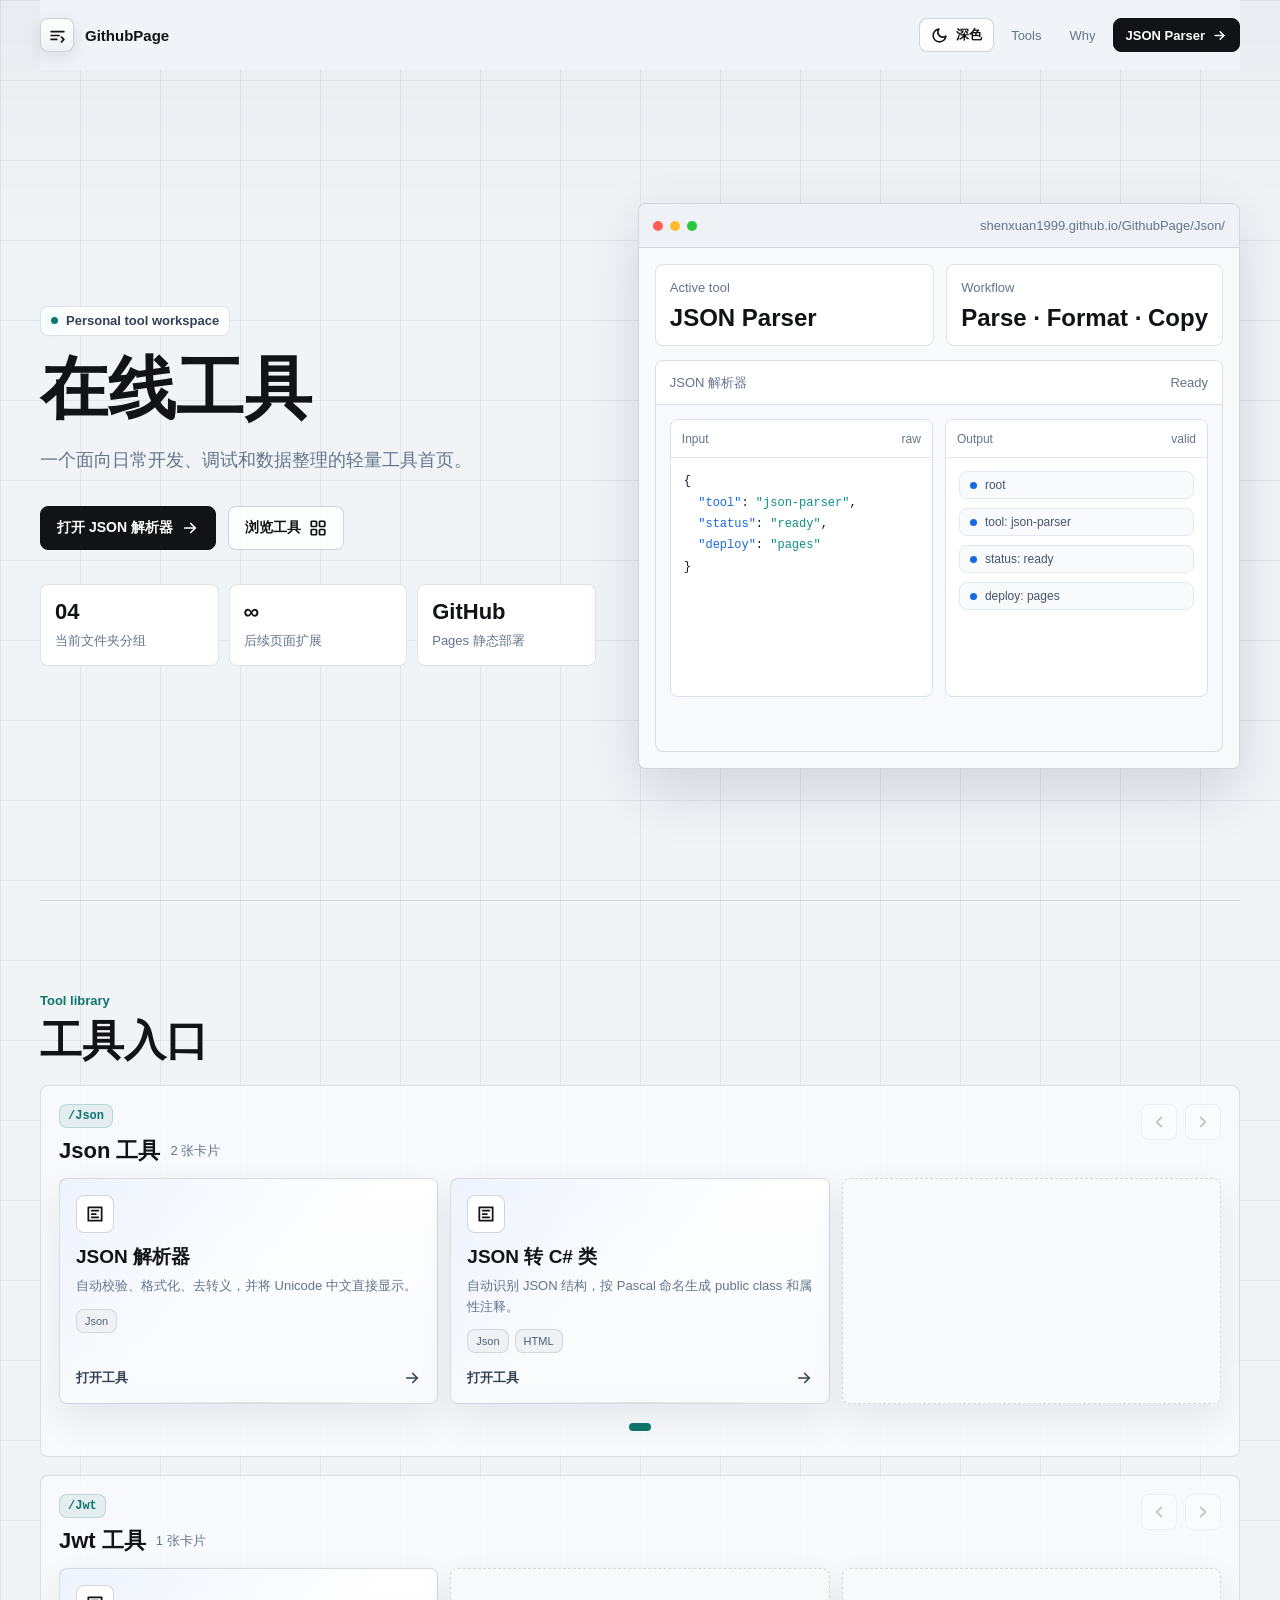
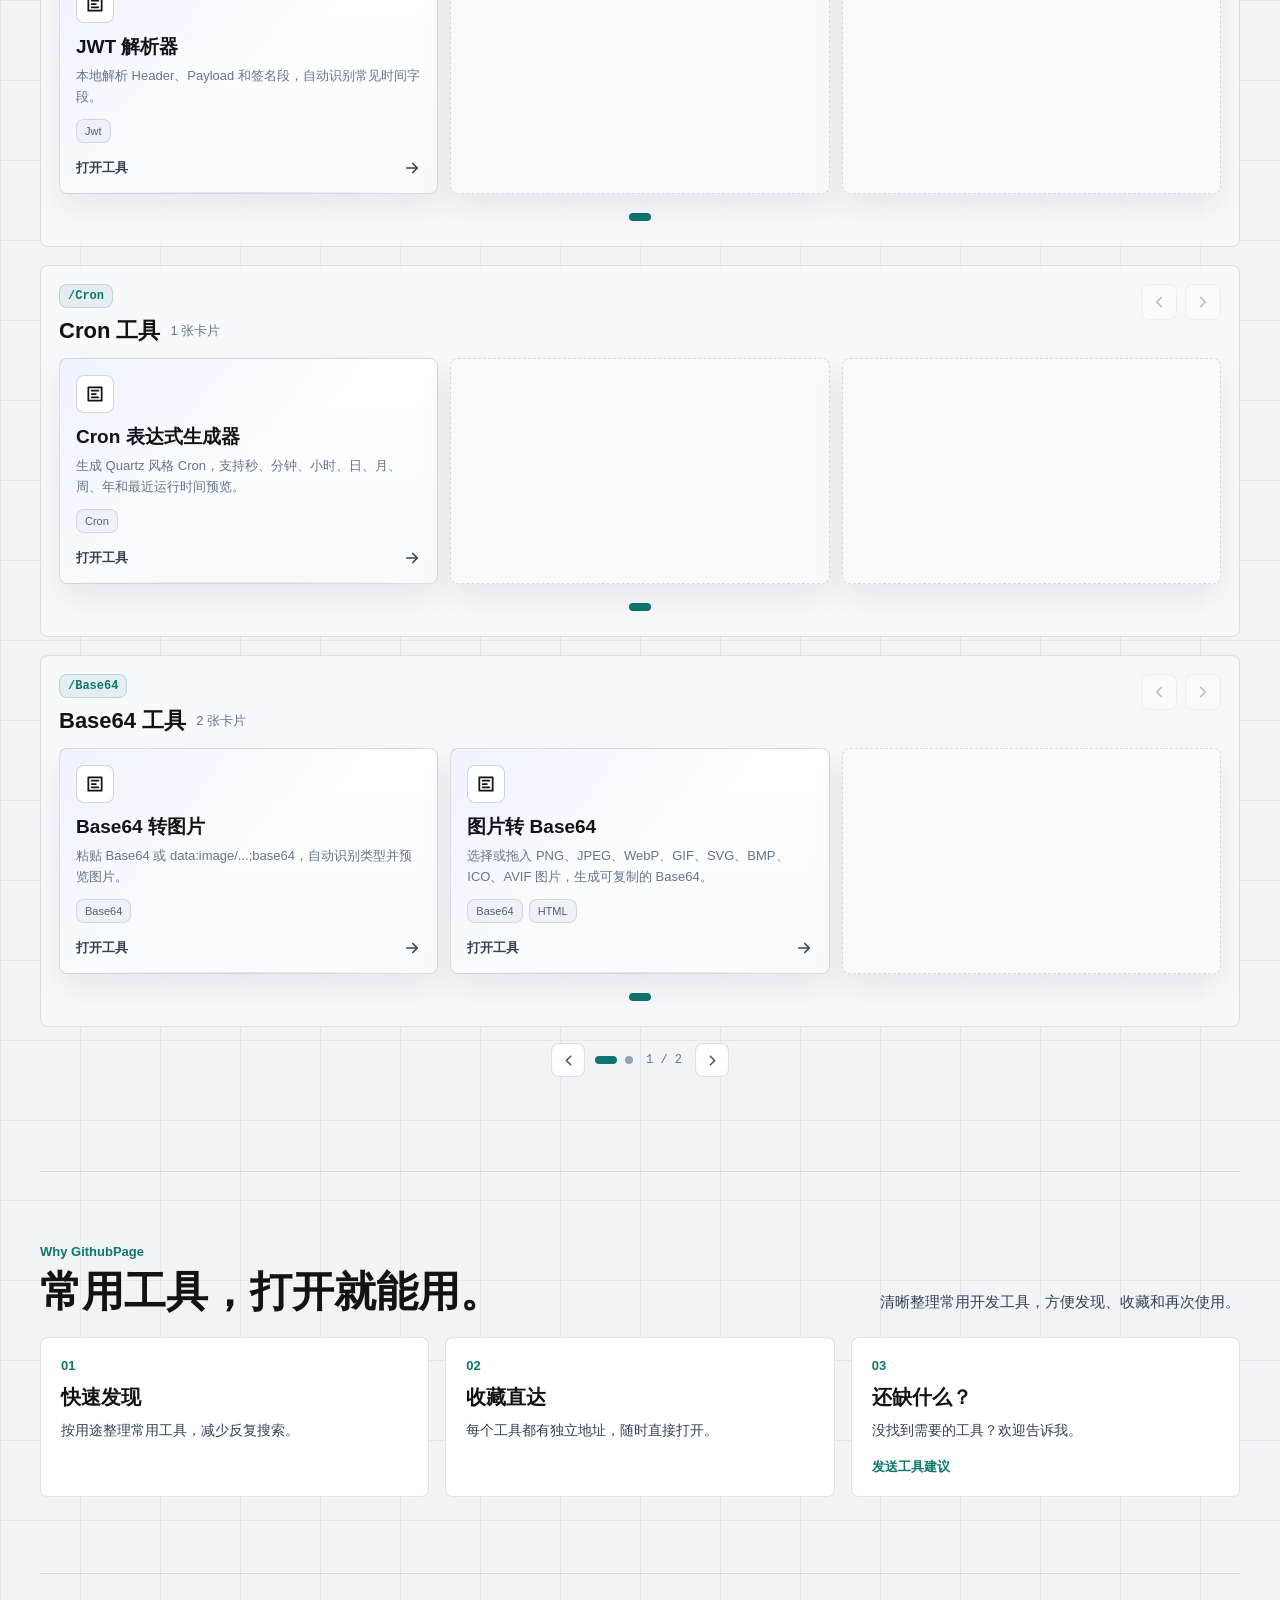
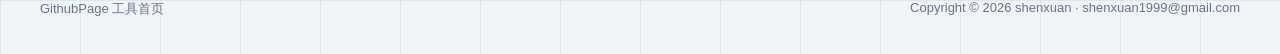
<file: index.html>
<!doctype html>
<html lang="zh-CN">

<head>
  <meta charset="utf-8">
  <meta name="viewport" content="width=device-width, initial-scale=1">
  <title>GithubPage 工具首页</title>
  <style>
    :root {
      color-scheme: dark;
      --bg: #050505;
      --bg-soft: #0c0d0f;
      --panel: #111317;
      --panel-soft: #171a20;
      --text: #f5f7fb;
      --muted: #9aa4b2;
      --muted-strong: #c9d1dc;
      --line: rgba(255, 255, 255, 0.12);
      --line-strong: rgba(255, 255, 255, 0.22);
      --blue: #2f7df6;
      --cyan: #2dd4bf;
      --violet: #8b5cf6;
      --amber: #f59e0b;
      --shadow: 0 28px 80px rgba(0, 0, 0, 0.44);
      --sans: Inter, "Segoe UI", "PingFang SC", "Microsoft YaHei", Arial, sans-serif;
      --mono: Consolas, "SFMono-Regular", "Liberation Mono", Menlo, monospace;
    }

    * {
      box-sizing: border-box;
    }

    html {
      min-height: 100%;
      background: var(--bg);
      scroll-behavior: smooth;
    }

    body {
      margin: 0;
      min-height: 100vh;
      color: var(--text);
      font-family: var(--sans);
      background:
        linear-gradient(180deg, rgba(255, 255, 255, 0.08), transparent 260px),
        linear-gradient(90deg, rgba(255, 255, 255, 0.055) 1px, transparent 1px),
        linear-gradient(180deg, rgba(255, 255, 255, 0.05) 1px, transparent 1px),
        var(--bg);
      background-size: auto, 80px 80px, 80px 80px, auto;
    }

    body::before {
      content: "";
      position: fixed;
      inset: 0;
      pointer-events: none;
      background:
        linear-gradient(120deg, rgba(47, 125, 246, 0.16), transparent 30%, transparent 72%, rgba(45, 212, 191, 0.14)),
        linear-gradient(180deg, transparent, rgba(5, 5, 5, 0.82) 78%);
      z-index: -1;
    }

    a {
      color: inherit;
      text-decoration: none;
    }

    svg {
      display: block;
    }

    button,
    a {
      -webkit-tap-highlight-color: transparent;
    }

    .site {
      width: min(1200px, calc(100vw - 48px));
      margin: 0 auto;
    }

    .nav {
      position: sticky;
      top: 0;
      z-index: 20;
      width: min(1200px, calc(100vw - 48px));
      margin: 0 auto;
      padding: 18px 0;
      display: flex;
      align-items: center;
      justify-content: space-between;
      gap: 18px;
      backdrop-filter: blur(18px);
    }

    .brand {
      display: inline-flex;
      align-items: center;
      gap: 11px;
      min-width: 0;
      color: var(--text);
    }

    .brand-mark {
      width: 34px;
      height: 34px;
      border: 1px solid var(--line-strong);
      border-radius: 8px;
      display: grid;
      place-items: center;
      background:
        linear-gradient(180deg, rgba(255, 255, 255, 0.16), rgba(255, 255, 255, 0.04)),
        #090a0c;
      box-shadow: inset 0 1px 0 rgba(255, 255, 255, 0.18);
      flex: 0 0 auto;
    }

    .brand-mark svg {
      width: 19px;
      height: 19px;
      stroke-width: 2.2;
    }

    .brand-name {
      font-size: 15px;
      font-weight: 700;
      letter-spacing: 0;
      white-space: nowrap;
    }

    .nav-links {
      display: flex;
      align-items: center;
      justify-content: flex-end;
      gap: 6px;
      flex-wrap: wrap;
    }

    .nav-link {
      min-height: 34px;
      padding: 0 11px;
      border-radius: 8px;
      display: inline-flex;
      align-items: center;
      color: var(--muted);
      font-size: 13px;
      transition: color 160ms ease, background 160ms ease;
      white-space: nowrap;
    }

    .nav-link:hover,
    .nav-link:focus-visible {
      color: var(--text);
      background: rgba(255, 255, 255, 0.08);
      outline: none;
    }

    .nav-cta {
      min-height: 34px;
      padding: 0 12px;
      border: 1px solid var(--line-strong);
      border-radius: 8px;
      display: inline-flex;
      align-items: center;
      gap: 7px;
      color: #050505;
      background: #ffffff;
      font-size: 13px;
      font-weight: 700;
      transition: transform 160ms ease, background 160ms ease;
      white-space: nowrap;
    }

    .nav-cta:hover,
    .nav-cta:focus-visible {
      transform: translateY(-1px);
      background: #eef3ff;
      outline: none;
    }

    .nav-cta svg {
      width: 15px;
      height: 15px;
      stroke-width: 2.4;
    }

    .hero {
      min-height: calc(100vh - 70px);
      padding: 76px 0 74px;
      display: grid;
      grid-template-columns: minmax(0, 0.96fr) minmax(420px, 1.04fr);
      gap: 42px;
      align-items: center;
    }

    .eyebrow {
      width: fit-content;
      min-height: 30px;
      padding: 0 10px;
      border: 1px solid var(--line);
      border-radius: 8px;
      display: inline-flex;
      align-items: center;
      gap: 8px;
      color: var(--muted-strong);
      background: rgba(255, 255, 255, 0.05);
      font-size: 13px;
      font-weight: 700;
      letter-spacing: 0;
    }

    .eyebrow::before {
      content: "";
      width: 7px;
      height: 7px;
      border-radius: 50%;
      background: var(--cyan);
      box-shadow: 0 0 18px rgba(45, 212, 191, 0.84);
    }

    h1,
    h2,
    h3,
    p {
      margin: 0;
    }

    .hero-title {
      max-width: 680px;
      margin-top: 18px;
      font-size: 68px;
      line-height: 1.02;
      letter-spacing: 0;
    }

    .hero-copy {
      max-width: 620px;
      margin-top: 22px;
      color: var(--muted);
      font-size: 18px;
      line-height: 1.72;
    }

    .hero-actions {
      margin-top: 30px;
      display: flex;
      align-items: center;
      gap: 12px;
      flex-wrap: wrap;
    }

    .button {
      min-height: 44px;
      padding: 0 16px;
      border: 1px solid var(--line-strong);
      border-radius: 8px;
      display: inline-flex;
      align-items: center;
      justify-content: center;
      gap: 8px;
      color: var(--text);
      background: rgba(255, 255, 255, 0.06);
      font-size: 14px;
      font-weight: 700;
      transition: transform 160ms ease, border-color 160ms ease, background 160ms ease;
      white-space: nowrap;
    }

    .button.primary {
      color: #050505;
      background: #ffffff;
      border-color: #ffffff;
    }

    .button:hover,
    .button:focus-visible {
      border-color: rgba(255, 255, 255, 0.38);
      background: rgba(255, 255, 255, 0.1);
      transform: translateY(-1px);
      outline: none;
    }

    .button.primary:hover,
    .button.primary:focus-visible {
      color: #050505;
      background: #eef3ff;
      border-color: #eef3ff;
    }

    .button svg {
      width: 18px;
      height: 18px;
      stroke-width: 2.3;
      flex: 0 0 auto;
    }

    .hero-meta {
      margin-top: 34px;
      display: grid;
      grid-template-columns: repeat(3, minmax(0, 1fr));
      gap: 10px;
      max-width: 620px;
    }

    .meta-item {
      min-height: 82px;
      padding: 14px;
      border: 1px solid var(--line);
      border-radius: 8px;
      background: rgba(255, 255, 255, 0.045);
    }

    .meta-item strong {
      display: block;
      color: var(--text);
      font-size: 22px;
      line-height: 1.2;
    }

    .meta-item span {
      display: block;
      margin-top: 6px;
      color: var(--muted);
      font-size: 13px;
      line-height: 1.42;
    }

    .product-frame {
      border: 1px solid var(--line-strong);
      border-radius: 8px;
      background:
        linear-gradient(180deg, rgba(255, 255, 255, 0.1), rgba(255, 255, 255, 0.035)),
        #0a0b0e;
      box-shadow: var(--shadow);
      overflow: hidden;
    }

    .frame-top {
      min-height: 44px;
      padding: 0 14px;
      border-bottom: 1px solid var(--line);
      display: flex;
      align-items: center;
      justify-content: space-between;
      gap: 12px;
      color: var(--muted);
      font-size: 13px;
    }

    .dots {
      display: flex;
      align-items: center;
      gap: 7px;
      flex: 0 0 auto;
    }

    .dots span {
      width: 10px;
      height: 10px;
      border-radius: 50%;
      background: rgba(255, 255, 255, 0.22);
    }

    .dots span:nth-child(1) {
      background: #ff5f57;
    }

    .dots span:nth-child(2) {
      background: #ffbd2e;
    }

    .dots span:nth-child(3) {
      background: #28c840;
    }

    .frame-url {
      min-width: 0;
      overflow: hidden;
      text-overflow: ellipsis;
      white-space: nowrap;
    }

    .frame-body {
      min-height: 520px;
      padding: 16px;
      display: grid;
      grid-template-rows: auto 1fr;
      gap: 14px;
    }

    .tool-status {
      display: grid;
      grid-template-columns: minmax(0, 1fr) auto;
      gap: 12px;
      align-items: center;
    }

    .status-card {
      min-height: 78px;
      padding: 14px;
      border: 1px solid var(--line);
      border-radius: 8px;
      background: rgba(255, 255, 255, 0.055);
    }

    .status-card span {
      display: block;
      color: var(--muted);
      font-size: 13px;
      line-height: 1.35;
    }

    .status-card strong {
      display: block;
      margin-top: 7px;
      font-size: 24px;
      line-height: 1.15;
    }

    .preview-shell {
      border: 1px solid var(--line);
      border-radius: 8px;
      background: #f7f9fc;
      overflow: hidden;
      position: relative;
      min-height: 390px;
    }

    .preview-bar {
      min-height: 44px;
      padding: 0 14px;
      border-bottom: 1px solid #d8e0ec;
      display: flex;
      align-items: center;
      justify-content: space-between;
      gap: 12px;
      color: #64748b;
      background: #ffffff;
      font-size: 13px;
    }

    .preview-grid {
      padding: 14px;
      display: grid;
      grid-template-columns: 1fr 1fr;
      gap: 12px;
    }

    .preview-pane {
      min-height: 278px;
      border: 1px solid #d8e0ec;
      border-radius: 8px;
      background: #ffffff;
      color: #162033;
      overflow: hidden;
    }

    .pane-head {
      min-height: 38px;
      padding: 0 11px;
      border-bottom: 1px solid #e2e8f0;
      display: flex;
      align-items: center;
      justify-content: space-between;
      color: #64748b;
      font-size: 12px;
    }

    .code-lines {
      padding: 13px;
      color: #0f172a;
      font-family: var(--mono);
      font-size: 12px;
      line-height: 1.78;
      white-space: nowrap;
    }

    .code-lines .key {
      color: #1769e0;
    }

    .code-lines .value {
      color: #0e8f83;
    }

    .result-tree {
      padding: 13px;
      display: grid;
      gap: 9px;
    }

    .tree-row {
      min-height: 28px;
      border: 1px solid #e2e8f0;
      border-radius: 8px;
      display: flex;
      align-items: center;
      gap: 8px;
      padding: 0 10px;
      color: #475569;
      background: #f8fafc;
      font-size: 12px;
    }

    .tree-row::before {
      content: "";
      width: 7px;
      height: 7px;
      border-radius: 50%;
      background: #1769e0;
      flex: 0 0 auto;
    }

    .section {
      padding: 92px 0;
      border-top: 1px solid var(--line);
    }

    .section-head {
      display: flex;
      align-items: end;
      justify-content: space-between;
      gap: 18px;
      margin-bottom: 22px;
    }

    .section-kicker {
      color: var(--cyan);
      font-size: 13px;
      font-weight: 800;
      letter-spacing: 0;
      margin-bottom: 10px;
    }

    .section-title {
      font-size: 42px;
      line-height: 1.08;
      letter-spacing: 0;
    }

    .section-copy {
      max-width: 500px;
      color: var(--muted);
      font-size: 15px;
      line-height: 1.72;
    }

    .folder-library {
      display: grid;
      gap: 14px;
    }

    .folder-window {
      overflow: hidden;
      transition: height 240ms ease;
    }

    .folder-list {
      display: grid;
      gap: 18px;
    }

    .folder-list.is-sliding {
      display: flex;
      gap: 0;
      align-items: flex-start;
      transform: translate3d(0, 0, 0);
      transition: transform 560ms cubic-bezier(0.22, 1, 0.36, 1);
      will-change: transform;
    }

    .folder-page {
      min-width: 100%;
      flex: 0 0 100%;
      display: grid;
      gap: 18px;
      align-content: start;
      grid-auto-rows: max-content;
    }

    .library-pagination {
      min-height: 38px;
      display: flex;
      align-items: center;
      justify-content: center;
      gap: 10px;
    }

    .library-arrow {
      width: 34px;
      height: 34px;
      border: 1px solid var(--line);
      border-radius: 8px;
      display: grid;
      place-items: center;
      color: var(--muted-strong);
      background: rgba(255, 255, 255, 0.055);
      cursor: pointer;
      transition: border-color 160ms ease, color 160ms ease, background 160ms ease, transform 160ms ease;
    }

    .library-arrow:hover:not(:disabled),
    .library-arrow:focus-visible:not(:disabled) {
      border-color: rgba(255, 255, 255, 0.34);
      color: var(--text);
      background: rgba(255, 255, 255, 0.1);
      transform: translateY(-1px);
      outline: none;
    }

    .library-arrow:disabled {
      opacity: 0.38;
      cursor: default;
    }

    .library-arrow svg {
      width: 17px;
      height: 17px;
      stroke-width: 2.3;
    }

    .library-pages {
      display: flex;
      align-items: center;
      justify-content: center;
      gap: 8px;
      min-width: 34px;
    }

    .library-page-text {
      min-width: 42px;
      color: var(--muted);
      font-size: 12px;
      text-align: center;
      font-family: var(--mono);
    }

    @media (prefers-reduced-motion: reduce) {
      .folder-list.is-sliding {
        transition: none;
      }
    }

    .folder-group {
      padding: 18px;
      border: 1px solid var(--line);
      border-radius: 8px;
      background: rgba(255, 255, 255, 0.035);
    }

    .folder-head {
      margin-bottom: 14px;
      display: flex;
      align-items: flex-start;
      justify-content: space-between;
      gap: 16px;
    }

    .folder-meta {
      min-width: 0;
    }

    .folder-label {
      min-height: 24px;
      padding: 0 8px;
      border: 1px solid var(--line);
      border-radius: 8px;
      display: inline-flex;
      align-items: center;
      color: var(--cyan);
      background: rgba(45, 212, 191, 0.08);
      font-family: var(--mono);
      font-size: 12px;
      font-weight: 700;
    }

    .folder-title-row {
      margin-top: 10px;
      display: flex;
      align-items: center;
      gap: 10px;
      flex-wrap: wrap;
    }

    .folder-title {
      font-size: 22px;
      line-height: 1.18;
      letter-spacing: 0;
    }

    .folder-count {
      color: var(--muted);
      font-size: 13px;
      line-height: 1.4;
    }

    .folder-controls {
      display: flex;
      align-items: center;
      gap: 8px;
      flex: 0 0 auto;
    }

    .folder-arrow {
      width: 36px;
      height: 36px;
      border: 1px solid var(--line);
      border-radius: 8px;
      display: grid;
      place-items: center;
      color: var(--muted-strong);
      background: rgba(255, 255, 255, 0.055);
      cursor: pointer;
      transition: border-color 160ms ease, color 160ms ease, background 160ms ease, transform 160ms ease;
    }

    .folder-arrow:hover:not(:disabled),
    .folder-arrow:focus-visible:not(:disabled) {
      border-color: rgba(255, 255, 255, 0.34);
      color: var(--text);
      background: rgba(255, 255, 255, 0.1);
      transform: translateY(-1px);
      outline: none;
    }

    .folder-arrow:disabled {
      opacity: 0.36;
      cursor: default;
    }

    .folder-arrow svg {
      width: 18px;
      height: 18px;
      stroke-width: 2.3;
    }

    .folder-cards {
      min-height: 190px;
      display: grid;
      grid-template-columns: repeat(3, minmax(0, 1fr));
      gap: 12px;
    }

    .tool-card {
      border: 1px solid var(--line);
      border-radius: 8px;
      background:
        linear-gradient(180deg, rgba(255, 255, 255, 0.075), rgba(255, 255, 255, 0.035)),
        var(--panel);
      min-height: 190px;
      padding: 16px;
      display: flex;
      flex-direction: column;
      justify-content: space-between;
      gap: 16px;
      overflow: hidden;
      position: relative;
      transition: border-color 160ms ease, transform 160ms ease, background 160ms ease;
    }

    .tool-card[hidden] {
      display: none;
    }

    .tool-card::after {
      content: "";
      position: absolute;
      inset: auto 14px 0;
      height: 1px;
      background: linear-gradient(90deg, transparent, rgba(255, 255, 255, 0.46), transparent);
      opacity: 0.5;
    }

    a.tool-card:hover,
    a.tool-card:focus-visible {
      border-color: rgba(255, 255, 255, 0.34);
      background:
        linear-gradient(180deg, rgba(255, 255, 255, 0.105), rgba(255, 255, 255, 0.045)),
        var(--panel);
      transform: translateY(-2px);
      outline: none;
    }

    .tool-card.is-live {
      background:
        linear-gradient(145deg, rgba(47, 125, 246, 0.14), transparent 48%),
        linear-gradient(180deg, rgba(255, 255, 255, 0.08), rgba(255, 255, 255, 0.035)),
        var(--panel);
    }

    .empty-card {
      border-style: dashed;
      background: rgba(255, 255, 255, 0.018);
      box-shadow: none;
      pointer-events: none;
    }

    .empty-card::after {
      display: none;
    }

    .card-icon {
      width: 38px;
      height: 38px;
      border: 1px solid var(--line-strong);
      border-radius: 8px;
      display: grid;
      place-items: center;
      color: #ffffff;
      background: rgba(255, 255, 255, 0.08);
      box-shadow: inset 0 1px 0 rgba(255, 255, 255, 0.14);
    }

    .card-icon svg {
      width: 20px;
      height: 20px;
      stroke-width: 2.1;
    }

    .tool-card h3 {
      margin-top: 13px;
      font-size: 19px;
      line-height: 1.16;
      letter-spacing: 0;
    }

    .tool-card p {
      margin-top: 8px;
      color: var(--muted);
      font-size: 13px;
      line-height: 1.58;
    }

    .card-bottom {
      display: flex;
      align-items: center;
      justify-content: space-between;
      gap: 12px;
      color: var(--muted-strong);
      font-size: 13px;
      font-weight: 700;
    }

    .card-bottom svg {
      width: 18px;
      height: 18px;
      stroke-width: 2.2;
      flex: 0 0 auto;
    }

    .tag-row {
      display: flex;
      gap: 6px;
      flex-wrap: wrap;
      margin-top: 12px;
    }

    .tag {
      min-height: 24px;
      padding: 0 8px;
      border: 1px solid var(--line);
      border-radius: 8px;
      display: inline-flex;
      align-items: center;
      color: var(--muted);
      background: rgba(255, 255, 255, 0.04);
      font-size: 11px;
      white-space: nowrap;
    }

    .folder-pages {
      min-height: 22px;
      margin-top: 12px;
      display: flex;
      align-items: center;
      justify-content: center;
      gap: 8px;
    }

    .page-dot {
      width: 8px;
      height: 8px;
      padding: 0;
      border: 0;
      border-radius: 999px;
      background: rgba(255, 255, 255, 0.24);
      cursor: pointer;
      transition: width 160ms ease, background 160ms ease;
    }

    .page-dot[aria-current="true"] {
      width: 22px;
      background: var(--cyan);
    }

    .page-dot:focus-visible {
      outline: 2px solid rgba(45, 212, 191, 0.62);
      outline-offset: 3px;
    }

    .workflow {
      margin-top: 10px;
      display: grid;
      grid-template-columns: repeat(3, minmax(0, 1fr));
      gap: 16px;
    }

    .workflow-section {
      padding: 72px 0 76px;
      scroll-margin-top: 84px;
    }

    .workflow-section .section-copy,
    .workflow-section .workflow-card p {
      color: var(--muted-strong);
    }

    .workflow-card {
      min-height: 148px;
      padding: 20px;
      border: 1px solid var(--line);
      border-radius: 8px;
      background: rgba(255, 255, 255, 0.045);
      display: flex;
      flex-direction: column;
      align-items: flex-start;
    }

    a.workflow-card {
      transition: transform 180ms ease, border-color 180ms ease, background 180ms ease, box-shadow 180ms ease;
    }

    a.workflow-card:hover,
    a.workflow-card:focus-visible {
      border-color: rgba(45, 212, 191, 0.58);
      background: rgba(45, 212, 191, 0.07);
      box-shadow: 0 16px 34px rgba(0, 0, 0, 0.18);
      transform: translateY(-2px);
    }

    a.workflow-card:focus-visible {
      outline: 2px solid rgba(45, 212, 191, 0.72);
      outline-offset: 3px;
    }

    .workflow-card span {
      color: var(--cyan);
      font-size: 13px;
      font-weight: 800;
    }

    .workflow-card h3 {
      margin-top: 12px;
      font-size: 20px;
      line-height: 1.22;
      letter-spacing: 0;
    }

    .workflow-card p {
      margin-top: 10px;
      color: var(--muted);
      font-size: 14px;
      line-height: 1.65;
    }

    .workflow-card-cta {
      margin-top: auto;
      padding-top: 16px;
      color: var(--cyan);
      font-size: 13px;
      font-weight: 800;
    }

    .footer {
      padding: 26px 0 36px;
      border-top: 1px solid var(--line);
      color: var(--muted);
      font-size: 13px;
      display: flex;
      justify-content: space-between;
      gap: 16px;
      flex-wrap: wrap;
    }

    @media (max-width: 980px) {
      .hero {
        min-height: auto;
        padding-top: 58px;
        grid-template-columns: 1fr;
      }

      .hero-title {
        max-width: 760px;
        font-size: 58px;
      }

      .hero-meta,
      .product-frame {
        max-width: 760px;
      }

      .folder-cards {
        grid-template-columns: repeat(2, minmax(0, 1fr));
      }

      .workflow {
        grid-template-columns: 1fr;
      }
    }

    @media (max-width: 640px) {

      .site,
      .nav {
        width: min(100% - 24px, 1200px);
      }

      .nav {
        align-items: flex-start;
        flex-direction: column;
        padding-top: 14px;
        position: relative;
        top: auto;
      }

      .nav-links {
        width: 100%;
        justify-content: flex-start;
      }

      .hero {
        padding: 40px 0 56px;
      }

      .hero-title {
        font-size: 40px;
        line-height: 1.08;
      }

      .hero-copy {
        font-size: 15px;
      }

      .hero-actions,
      .button {
        width: 100%;
      }

      .hero-meta {
        grid-template-columns: 1fr;
      }

      .tool-status,
      .preview-grid {
        grid-template-columns: 1fr;
      }

      .frame-body {
        min-height: auto;
        padding: 12px;
      }

      .preview-shell {
        min-height: auto;
      }

      .preview-pane {
        min-height: 220px;
      }

      .section {
        padding: 62px 0;
      }

      .workflow-section {
        padding: 52px 0 56px;
      }

      .section-head {
        align-items: flex-start;
        flex-direction: column;
      }

      .section-title {
        font-size: 31px;
      }

      .folder-group {
        padding: 14px;
      }

      .folder-head {
        flex-direction: column;
      }

      .folder-controls {
        width: 100%;
        justify-content: flex-end;
      }

      .folder-cards {
        grid-template-columns: 1fr;
      }

      .tool-card {
        min-height: 178px;
      }

      .workflow-card {
        min-height: 142px;
      }
    }
    .theme-toggle {
      cursor: pointer;
    }

    .theme-toggle .theme-icon {
      width: 17px;
      height: 17px;
      display: none;
    }

    html[data-theme="dark"] .theme-icon-sun,
    html[data-theme="light"] .theme-icon-moon {
      display: block;
    }

    .nav .theme-toggle {
      min-height: 34px;
      padding: 0 11px;
      font-size: 13px;
    }
  </style>
  <style id="lightThemeStyles">
    /* Light theme inversion */
    :root {
      color-scheme: light;
      --bg: #f1f4f7;
      --bg-soft: #e9eef4;
      --panel: #ffffff;
      --panel-soft: #f8fafc;
      --text: #111317;
      --muted: #64748b;
      --muted-strong: #334155;
      --line: rgba(15, 23, 42, 0.12);
      --line-strong: rgba(15, 23, 42, 0.22);
      --blue: #2563eb;
      --cyan: #0f766e;
      --shadow: 0 22px 58px rgba(15, 23, 42, 0.14);
    }

    body {
      color: var(--text);
      background:
        linear-gradient(180deg, rgba(15, 23, 42, 0.035), transparent 260px),
        linear-gradient(90deg, rgba(15, 23, 42, 0.065) 1px, transparent 1px),
        linear-gradient(180deg, rgba(15, 23, 42, 0.065) 1px, transparent 1px),
        var(--bg);
      background-size: auto, 80px 80px, 80px 80px, auto;
    }

    body::before {
      background:
        linear-gradient(120deg, rgba(37, 99, 235, 0.07), transparent 30%, transparent 72%, rgba(15, 118, 110, 0.055)),
        linear-gradient(180deg, rgba(255, 255, 255, 0.16), rgba(226, 232, 240, 0.7) 78%);
    }

    ::selection {
      color: #0f172a;
      background: rgba(37, 99, 235, 0.2);
    }

    .nav {
      background: rgba(241, 244, 247, 0.94);
      backdrop-filter: none;
      -webkit-backdrop-filter: none;
    }

    .brand-mark {
      color: #111317;
      border-color: rgba(15, 23, 42, 0.18);
      background:
        linear-gradient(180deg, #ffffff, #eef2f6),
        #f8fafc;
      box-shadow:
        inset 0 1px 0 rgba(255, 255, 255, 0.92),
        0 6px 18px rgba(15, 23, 42, 0.1);
    }

    .nav-link:hover,
    .nav-link:focus-visible {
      color: #111317;
      background: #e2e8f0;
    }

    .nav-cta,
    .button.primary {
      color: #ffffff;
      background: #111317;
      border-color: #111317;
    }

    .nav-cta:hover,
    .nav-cta:focus-visible,
    .button.primary:hover,
    .button.primary:focus-visible {
      color: #ffffff;
      background: #272a30;
      border-color: #272a30;
    }

    .eyebrow,
    .meta-item,
    .status-card,
    .workflow-card {
      background: #ffffff;
      border-color: rgba(15, 23, 42, 0.12);
    }

    a.workflow-card:hover,
    a.workflow-card:focus-visible {
      border-color: rgba(15, 118, 110, 0.42);
      background: #f8fffd;
      box-shadow: 0 16px 34px rgba(15, 23, 42, 0.1);
    }

    .button {
      color: #111317;
      background: rgba(255, 255, 255, 0.84);
      border-color: rgba(15, 23, 42, 0.18);
    }

    .button:hover,
    .button:focus-visible {
      color: #111317;
      background: #e9eef4;
      border-color: rgba(15, 23, 42, 0.3);
    }

    .button.primary,
    .button.primary:hover,
    .button.primary:focus-visible {
      color: #ffffff;
    }

    .product-frame {
      border-color: rgba(15, 23, 42, 0.18);
      background: #ffffff;
      box-shadow: var(--shadow);
    }

    .frame-top {
      color: #64748b;
      background: #eef2f6;
      border-bottom-color: rgba(15, 23, 42, 0.12);
    }

    .dots span {
      background: #cbd5e1;
    }

    .frame-body {
      background: #f8fafc;
    }

    .status-card {
      background: #ffffff;
    }

    .library-arrow,
    .folder-arrow {
      color: #475569;
      background: #ffffff;
      border-color: rgba(15, 23, 42, 0.14);
    }

    .library-arrow:hover:not(:disabled),
    .library-arrow:focus-visible:not(:disabled),
    .folder-arrow:hover:not(:disabled),
    .folder-arrow:focus-visible:not(:disabled) {
      color: #0f172a;
      background: #e2e8f0;
      border-color: rgba(15, 23, 42, 0.28);
    }

    .folder-group {
      background: rgba(248, 250, 252, 0.9);
      border-color: rgba(15, 23, 42, 0.12);
    }

    .folder-label {
      color: #0f766e;
      background: rgba(15, 118, 110, 0.08);
      border-color: rgba(15, 118, 110, 0.2);
    }

    .tool-card {
      border-color: rgba(15, 23, 42, 0.14);
      background: linear-gradient(180deg, #ffffff, #f8fafc);
      box-shadow: 0 14px 34px rgba(15, 23, 42, 0.08);
    }

    .tool-card::after {
      background: linear-gradient(90deg, transparent, rgba(15, 23, 42, 0.22), transparent);
    }

    a.tool-card:hover,
    a.tool-card:focus-visible {
      border-color: rgba(15, 23, 42, 0.3);
      background: linear-gradient(180deg, #ffffff, #eef2f6);
    }

    .tool-card.is-live {
      background:
        linear-gradient(145deg, rgba(37, 99, 235, 0.08), transparent 48%),
        linear-gradient(180deg, #ffffff, #f8fafc);
    }

    .empty-card {
      background: rgba(248, 250, 252, 0.72);
    }

    .card-icon {
      color: #111317;
      background: #ffffff;
      border-color: rgba(15, 23, 42, 0.18);
      box-shadow: inset 0 1px 0 rgba(255, 255, 255, 0.9);
    }

    .tag {
      color: #526174;
      background: #eef2f6;
      border-color: rgba(15, 23, 42, 0.12);
    }

    .page-dot {
      background: #94a3b8;
    }

  </style>
  <script src="theme.js"></script>
</head>

<body>
  <header class="nav" aria-label="站点导航">
    <a class="brand" href="index.html" aria-label="GithubPage 首页">
      <span class="brand-mark" aria-hidden="true">
        <svg viewBox="0 0 24 24" fill="none" stroke="currentColor" stroke-linecap="round" stroke-linejoin="round">
          <path d="M4 7h16"></path>
          <path d="M4 12h10"></path>
          <path d="M4 17h7"></path>
          <path d="m17 14 3 3-3 3"></path>
        </svg>
      </span>
      <span class="brand-name">GithubPage</span>
    </a>

    <nav class="nav-links" aria-label="页面导航">
      <button class="button theme-toggle" id="themeToggle" type="button">
        <svg class="theme-icon theme-icon-sun" viewBox="0 0 24 24" fill="none" stroke="currentColor"
          stroke-linecap="round" stroke-linejoin="round" aria-hidden="true">
          <circle cx="12" cy="12" r="4"></circle>
          <path d="M12 2v2"></path>
          <path d="M12 20v2"></path>
          <path d="m4.93 4.93 1.42 1.42"></path>
          <path d="m17.66 17.66 1.41 1.41"></path>
          <path d="M2 12h2"></path>
          <path d="M20 12h2"></path>
          <path d="m6.34 17.66-1.41 1.41"></path>
          <path d="m19.07 4.93-1.41 1.42"></path>
        </svg>
        <svg class="theme-icon theme-icon-moon" viewBox="0 0 24 24" fill="none" stroke="currentColor"
          stroke-linecap="round" stroke-linejoin="round" aria-hidden="true">
          <path d="M21 12.79A9 9 0 1 1 11.21 3 7 7 0 0 0 21 12.79Z"></path>
        </svg>
        <span id="themeToggleText">主题</span>
      </button>
      <a class="nav-link" href="#tools">Tools</a>
      <a class="nav-link" href="#workflow">Why</a>
      <a class="nav-cta" href="Json/index.html">
        JSON Parser
        <svg viewBox="0 0 24 24" fill="none" stroke="currentColor" stroke-linecap="round" stroke-linejoin="round"
          aria-hidden="true">
          <path d="M5 12h14"></path>
          <path d="m13 6 6 6-6 6"></path>
        </svg>
      </a>
    </nav>
  </header>

  <main class="site">
    <section class="hero" aria-label="首页介绍">
      <div>
        <p class="eyebrow">Personal tool workspace</p>
        <h1 class="hero-title">在线工具</h1>
        <p class="hero-copy">一个面向日常开发、调试和数据整理的轻量工具首页。</p>
        <div class="hero-actions">
          <a class="button primary" href="Json/index.html">
            打开 JSON 解析器
            <svg viewBox="0 0 24 24" fill="none" stroke="currentColor" stroke-linecap="round" stroke-linejoin="round"
              aria-hidden="true">
              <path d="M5 12h14"></path>
              <path d="m13 6 6 6-6 6"></path>
            </svg>
          </a>
          <a class="button" href="#tools">
            浏览工具
            <svg viewBox="0 0 24 24" fill="none" stroke="currentColor" stroke-linecap="round" stroke-linejoin="round"
              aria-hidden="true">
              <rect width="7" height="7" x="3" y="3" rx="1"></rect>
              <rect width="7" height="7" x="14" y="3" rx="1"></rect>
              <rect width="7" height="7" x="14" y="14" rx="1"></rect>
              <rect width="7" height="7" x="3" y="14" rx="1"></rect>
            </svg>
          </a>
        </div>

        <div class="hero-meta" aria-label="站点概览">
          <div class="meta-item">
            <strong>04</strong>
            <span>当前文件夹分组</span>
          </div>
          <div class="meta-item">
            <strong>∞</strong>
            <span>后续页面扩展</span>
          </div>
          <div class="meta-item">
            <strong>GitHub</strong>
            <span>Pages 静态部署</span>
          </div>
        </div>
      </div>

      <aside class="product-frame" aria-label="JSON 解析器界面预览">
        <div class="frame-top">
          <div class="dots" aria-hidden="true">
            <span></span>
            <span></span>
            <span></span>
          </div>
          <span class="frame-url">shenxuan1999.github.io/GithubPage/Json/</span>
        </div>
        <div class="frame-body">
          <div class="tool-status">
            <div class="status-card">
              <span>Active tool</span>
              <strong>JSON Parser</strong>
            </div>
            <div class="status-card">
              <span>Workflow</span>
              <strong>Parse · Format · Copy</strong>
            </div>
          </div>

          <div class="preview-shell">
            <div class="preview-bar">
              <span>JSON 解析器</span>
              <span>Ready</span>
            </div>
            <div class="preview-grid">
              <div class="preview-pane">
                <div class="pane-head">
                  <span>Input</span>
                  <span>raw</span>
                </div>
                <div class="code-lines" aria-hidden="true">
                  {<br>
                  &nbsp;&nbsp;<span class="key">"tool"</span>: <span class="value">"json-parser"</span>,<br>
                  &nbsp;&nbsp;<span class="key">"status"</span>: <span class="value">"ready"</span>,<br>
                  &nbsp;&nbsp;<span class="key">"deploy"</span>: <span class="value">"pages"</span><br>
                  }
                </div>
              </div>
              <div class="preview-pane">
                <div class="pane-head">
                  <span>Output</span>
                  <span>valid</span>
                </div>
                <div class="result-tree" aria-hidden="true">
                  <div class="tree-row">root</div>
                  <div class="tree-row">tool: json-parser</div>
                  <div class="tree-row">status: ready</div>
                  <div class="tree-row">deploy: pages</div>
                </div>
              </div>
            </div>
          </div>
        </div>
      </aside>
    </section>

    <section id="tools" class="section" aria-labelledby="tools-title">
      <div class="section-head">
        <div>
          <p class="section-kicker">Tool library</p>
          <h2 id="tools-title" class="section-title">工具入口</h2>
        </div>

      </div>

      <div class="folder-library" data-folder-library>
        <div class="folder-window" data-library-window>
          <div class="folder-list" data-folder-track>
            <section class="folder-group" data-folder-group data-folder-name="Json" aria-labelledby="folder-json-title">
              <div class="folder-head">
                <div class="folder-meta">
                  <span class="folder-label">/Json</span>
                  <div class="folder-title-row">
                    <h3 id="folder-json-title" class="folder-title">Json 工具</h3>
                    <span class="folder-count">2 张卡片</span>
                  </div>
                </div>
                <div class="folder-controls">
                  <button class="folder-arrow" type="button" data-folder-prev aria-label="Json 上一页">
                    <svg viewBox="0 0 24 24" fill="none" stroke="currentColor" stroke-linecap="round"
                      stroke-linejoin="round" aria-hidden="true">
                      <path d="m15 18-6-6 6-6"></path>
                    </svg>
                  </button>
                  <button class="folder-arrow" type="button" data-folder-next aria-label="Json 下一页">
                    <svg viewBox="0 0 24 24" fill="none" stroke="currentColor" stroke-linecap="round"
                      stroke-linejoin="round" aria-hidden="true">
                      <path d="m9 18 6-6-6-6"></path>
                    </svg>
                  </button>
                </div>
              </div>

              <div class="folder-cards" data-folder-cards>
                <a class="tool-card is-live" data-folder-card href="Json/index.html">
                  <span>
                    <span class="card-icon" aria-hidden="true">
                      <svg viewBox="0 0 24 24" fill="none" stroke="currentColor" stroke-linecap="round"
                        stroke-linejoin="round">
                        <path d="m8 9-3 3 3 3"></path>
                        <path d="m16 9 3 3-3 3"></path>
                        <path d="m14 5-4 14"></path>
                      </svg>
                    </span>
                    <h3>JSON 解析器</h3>
                    <p>格式化、校验、压缩、下载和复制 JSON，适合接口调试。</p>
                    <span class="tag-row">
                      <span class="tag">Live</span>
                      <span class="tag">Format</span>
                      <span class="tag">Copy</span>
                    </span>
                  </span>
                  <span class="card-bottom">
                    打开工具
                    <svg viewBox="0 0 24 24" fill="none" stroke="currentColor" stroke-linecap="round"
                      stroke-linejoin="round" aria-hidden="true">
                      <path d="M5 12h14"></path>
                      <path d="m13 6 6 6-6 6"></path>
                    </svg>
                  </span>
                </a>

                <a class="tool-card is-live" data-folder-card href="Json/toCsharp.html">
                  <span>
                    <span class="card-icon" aria-hidden="true">
                      <svg viewBox="0 0 24 24" fill="none" stroke="currentColor" stroke-linecap="round"
                        stroke-linejoin="round">
                        <path d="M16 18 22 12 16 6"></path>
                        <path d="M8 6 2 12 8 18"></path>
                        <path d="M11 4 13 20"></path>
                      </svg>
                    </span>
                    <h3>JSON 转 C# 类</h3>
                    <p>识别 JSON 结构，生成 Pascal 命名的 C# 类和属性注释。</p>
                    <span class="tag-row">
                      <span class="tag">Live</span>
                      <span class="tag">C#</span>
                      <span class="tag">Class</span>
                    </span>
                  </span>
                  <span class="card-bottom">
                    打开工具
                    <svg viewBox="0 0 24 24" fill="none" stroke="currentColor" stroke-linecap="round"
                      stroke-linejoin="round" aria-hidden="true">
                      <path d="M5 12h14"></path>
                      <path d="m13 6 6 6-6 6"></path>
                    </svg>
                  </span>
                </a>








              </div>
              <div class="folder-pages" data-folder-pages aria-label="Json 卡片分页"></div>
            </section>

            <section class="folder-group" data-folder-group data-folder-name="Base64"
              aria-labelledby="folder-base64-title">
              <div class="folder-head">
                <div class="folder-meta">
                  <span class="folder-label">/Base64</span>
                  <div class="folder-title-row">
                    <h3 id="folder-base64-title" class="folder-title">Base64 工具</h3>
                    <span class="folder-count">1 张卡片</span>
                  </div>
                </div>
                <div class="folder-controls">
                  <button class="folder-arrow" type="button" data-folder-prev aria-label="Base64 上一页">
                    <svg viewBox="0 0 24 24" fill="none" stroke="currentColor" stroke-linecap="round"
                      stroke-linejoin="round" aria-hidden="true">
                      <path d="m15 18-6-6 6-6"></path>
                    </svg>
                  </button>
                  <button class="folder-arrow" type="button" data-folder-next aria-label="Base64 下一页">
                    <svg viewBox="0 0 24 24" fill="none" stroke="currentColor" stroke-linecap="round"
                      stroke-linejoin="round" aria-hidden="true">
                      <path d="m9 18 6-6-6-6"></path>
                    </svg>
                  </button>
                </div>
              </div>

              <div class="folder-cards" data-folder-cards>
                <a class="tool-card is-live" data-folder-card href="Base64/index.html">
                  <span>
                    <span class="card-icon" aria-hidden="true">
                      <svg viewBox="0 0 24 24" fill="none" stroke="currentColor" stroke-linecap="round"
                        stroke-linejoin="round">
                        <rect width="18" height="14" x="3" y="5" rx="2"></rect>
                        <path d="m3 15 4-4 4 4 2-2 5 5"></path>
                        <path d="M14 9h.01"></path>
                      </svg>
                    </span>
                    <h3>Base64 转图片</h3>
                    <p>粘贴 Base64 或 data:image 内容，自动识别类型并预览图片。</p>
                    <span class="tag-row">
                      <span class="tag">Live</span>
                      <span class="tag">Image</span>
                      <span class="tag">Decode</span>
                    </span>
                  </span>
                  <span class="card-bottom">
                    打开工具
                    <svg viewBox="0 0 24 24" fill="none" stroke="currentColor" stroke-linecap="round"
                      stroke-linejoin="round" aria-hidden="true">
                      <path d="M5 12h14"></path>
                      <path d="m13 6 6 6-6 6"></path>
                    </svg>
                  </span>
                </a>










              </div>
              <div class="folder-pages" data-folder-pages aria-label="Base64 卡片分页"></div>
            </section>

            <section class="folder-group" data-folder-group data-folder-name="Cron" aria-labelledby="folder-cron-title">
              <div class="folder-head">
                <div class="folder-meta">
                  <span class="folder-label">/Cron</span>
                  <div class="folder-title-row">
                    <h3 id="folder-cron-title" class="folder-title">Cron 工具</h3>
                    <span class="folder-count">1 张卡片</span>
                  </div>
                </div>
                <div class="folder-controls">
                  <button class="folder-arrow" type="button" data-folder-prev aria-label="Cron 上一页">
                    <svg viewBox="0 0 24 24" fill="none" stroke="currentColor" stroke-linecap="round"
                      stroke-linejoin="round" aria-hidden="true">
                      <path d="m15 18-6-6 6-6"></path>
                    </svg>
                  </button>
                  <button class="folder-arrow" type="button" data-folder-next aria-label="Cron 下一页">
                    <svg viewBox="0 0 24 24" fill="none" stroke="currentColor" stroke-linecap="round"
                      stroke-linejoin="round" aria-hidden="true">
                      <path d="m9 18 6-6-6-6"></path>
                    </svg>
                  </button>
                </div>
              </div>

              <div class="folder-cards" data-folder-cards>
                <a class="tool-card is-live" data-folder-card href="Cron/index.html">
                  <span>
                    <span class="card-icon" aria-hidden="true">
                      <svg viewBox="0 0 24 24" fill="none" stroke="currentColor" stroke-linecap="round"
                        stroke-linejoin="round">
                        <circle cx="12" cy="12" r="9"></circle>
                        <path d="M12 7v5l3 2"></path>
                      </svg>
                    </span>
                    <h3>Cron 表达式生成器</h3>
                    <p>生成 Quartz 风格 Cron，并预览最近运行时间。</p>
                    <span class="tag-row">
                      <span class="tag">Live</span>
                      <span class="tag">Quartz</span>
                      <span class="tag">Preview</span>
                    </span>
                  </span>
                  <span class="card-bottom">
                    打开工具
                    <svg viewBox="0 0 24 24" fill="none" stroke="currentColor" stroke-linecap="round"
                      stroke-linejoin="round" aria-hidden="true">
                      <path d="M5 12h14"></path>
                      <path d="m13 6 6 6-6 6"></path>
                    </svg>
                  </span>
                </a>










              </div>
              <div class="folder-pages" data-folder-pages aria-label="Cron 卡片分页"></div>
            </section>

            <section class="folder-group" data-folder-group data-folder-name="Jwt" aria-labelledby="folder-jwt-title">
              <div class="folder-head">
                <div class="folder-meta">
                  <span class="folder-label">/Jwt</span>
                  <div class="folder-title-row">
                    <h3 id="folder-jwt-title" class="folder-title">Jwt 工具</h3>
                    <span class="folder-count">1 张卡片</span>
                  </div>
                </div>
                <div class="folder-controls">
                  <button class="folder-arrow" type="button" data-folder-prev aria-label="Jwt 上一页">
                    <svg viewBox="0 0 24 24" fill="none" stroke="currentColor" stroke-linecap="round"
                      stroke-linejoin="round" aria-hidden="true">
                      <path d="m15 18-6-6 6-6"></path>
                    </svg>
                  </button>
                  <button class="folder-arrow" type="button" data-folder-next aria-label="Jwt 下一页">
                    <svg viewBox="0 0 24 24" fill="none" stroke="currentColor" stroke-linecap="round"
                      stroke-linejoin="round" aria-hidden="true">
                      <path d="m9 18 6-6-6-6"></path>
                    </svg>
                  </button>
                </div>
              </div>

              <div class="folder-cards" data-folder-cards>
                <a class="tool-card is-live" data-folder-card href="Jwt/index.html">
                  <span>
                    <span class="card-icon" aria-hidden="true">
                      <svg viewBox="0 0 24 24" fill="none" stroke="currentColor" stroke-linecap="round"
                        stroke-linejoin="round">
                        <path d="M12 3 4 7v6c0 5 3.5 7.5 8 8 4.5-.5 8-3 8-8V7l-8-4Z"></path>
                        <path d="M9 12h6"></path>
                        <path d="M12 9v6"></path>
                      </svg>
                    </span>
                    <h3>JWT 解析器</h3>
                    <p>解析 Header、Payload 和 Signature，并检查 exp 过期状态。</p>
                    <span class="tag-row">
                      <span class="tag">Live</span>
                      <span class="tag">JWT</span>
                      <span class="tag">Decode</span>
                    </span>
                  </span>
                  <span class="card-bottom">
                    打开工具
                    <svg viewBox="0 0 24 24" fill="none" stroke="currentColor" stroke-linecap="round"
                      stroke-linejoin="round" aria-hidden="true">
                      <path d="M5 12h14"></path>
                      <path d="m13 6 6 6-6 6"></path>
                    </svg>
                  </span>
                </a>










              </div>
              <div class="folder-pages" data-folder-pages aria-label="Jwt 卡片分页"></div>
            </section>
          </div>
        </div>

        <div class="library-pagination" data-library-pagination aria-label="文件夹分组分页">
          <button class="library-arrow" type="button" data-library-prev aria-label="上一组文件夹">
            <svg viewBox="0 0 24 24" fill="none" stroke="currentColor" stroke-linecap="round" stroke-linejoin="round"
              aria-hidden="true">
              <path d="m15 18-6-6 6-6"></path>
            </svg>
          </button>
          <div class="library-pages" data-library-pages></div>
          <span class="library-page-text" data-library-page-text>1 / 1</span>
          <button class="library-arrow" type="button" data-library-next aria-label="下一组文件夹">
            <svg viewBox="0 0 24 24" fill="none" stroke="currentColor" stroke-linecap="round" stroke-linejoin="round"
              aria-hidden="true">
              <path d="m9 18 6-6-6-6"></path>
            </svg>
          </button>
        </div>
      </div>
    </section>

    <section id="workflow" class="section workflow-section" aria-labelledby="workflow-title">
      <div class="section-head">
        <div>
          <p class="section-kicker">Why GithubPage</p>
          <h2 id="workflow-title" class="section-title">常用工具，打开就能用。</h2>
        </div>
        <p class="section-copy">清晰整理常用开发工具，方便发现、收藏和再次使用。</p>
      </div>

      <div class="workflow">
        <div class="workflow-card">
          <span>01</span>
          <h3>快速发现</h3>
          <p>按用途整理常用工具，减少反复搜索。</p>
        </div>
        <div class="workflow-card">
          <span>02</span>
          <h3>收藏直达</h3>
          <p>每个工具都有独立地址，随时直接打开。</p>
        </div>
        <a class="workflow-card" href="mailto:shenxuan1999@gmail.com?subject=GithubPage%20Tool%20Suggestion"
          aria-label="发送 GithubPage 工具建议邮件">
          <span>03</span>
          <h3>还缺什么？</h3>
          <p>没找到需要的工具？欢迎告诉我。</p>
          <span class="workflow-card-cta">发送工具建议</span>
        </a>
      </div>
    </section>
  </main>

  <footer class="site footer">
    <span>GithubPage 工具首页</span>
    <span>Copyright © 2026 shenxuan · shenxuan1999@gmail.com</span>
  </footer>

  <script>
    (() => {
      const cardPageSize = 3;
      const folderPageSize = 4;
      const ignoredFolders = new Set(["visitor"]);
      const library = document.querySelector("[data-folder-library]");

      if (!library) {
        return;
      }

      const track = library.querySelector("[data-folder-track]");
      const initialGroups = Array.from(track.children).filter((child) => child.matches("[data-folder-group]"));

      const cleanText = (value) => {
        return (value || "").replace(/\s+/g, " ").trim();
      };

      const prettifyName = (value) => {
        return value
          .replace(/\.html$/i, "")
          .replace(/[-_]+/g, " ")
          .replace(/\b\w/g, (letter) => letter.toUpperCase());
      };

      const createSvg = (paths) => {
        const svg = document.createElementNS("http://www.w3.org/2000/svg", "svg");
        svg.setAttribute("viewBox", "0 0 24 24");
        svg.setAttribute("fill", "none");
        svg.setAttribute("stroke", "currentColor");
        svg.setAttribute("stroke-linecap", "round");
        svg.setAttribute("stroke-linejoin", "round");
        svg.setAttribute("aria-hidden", "true");

        paths.forEach((definition) => {
          const path = document.createElementNS("http://www.w3.org/2000/svg", "path");
          path.setAttribute("d", definition);
          svg.append(path);
        });

        return svg;
      };

      const createArrowIcon = (direction) => {
        return createSvg(direction === "left" ? ["m15 18-6-6 6-6"] : ["m9 18 6-6-6-6"]);
      };

      const createExternalIcon = () => {
        return createSvg(["M5 12h14", "m13 6 6 6-6 6"]);
      };

      const createToolIcon = () => {
        return createSvg(["M4 4h16v16H4z", "M8 8h8", "M8 12h5", "M8 16h8"]);
      };

      const createButton = (className, label, icon, hookName) => {
        const button = document.createElement("button");
        button.className = className;
        button.type = "button";
        button.dataset[hookName] = "";
        button.setAttribute("aria-label", label);
        button.append(icon);
        return button;
      };

      const createTag = (text) => {
        const tag = document.createElement("span");
        tag.className = "tag";
        tag.textContent = text;
        return tag;
      };

      const createToolCard = (tool) => {
        const card = document.createElement("a");
        card.className = "tool-card is-live";
        card.dataset.folderCard = "";
        card.href = tool.href;

        const content = document.createElement("span");
        const icon = document.createElement("span");
        icon.className = "card-icon";
        icon.setAttribute("aria-hidden", "true");
        icon.append(createToolIcon());

        const title = document.createElement("h3");
        title.textContent = tool.title;

        const description = document.createElement("p");
        description.textContent = tool.description;

        const tags = document.createElement("span");
        tags.className = "tag-row";
        tool.tags.forEach((tag) => tags.append(createTag(tag)));

        content.append(icon, title, description, tags);

        const bottom = document.createElement("span");
        bottom.className = "card-bottom";
        bottom.append("打开工具", createExternalIcon());

        card.append(content, bottom);
        return card;
      };

      const createFolderGroup = (folder) => {
        const group = document.createElement("section");
        const titleId = `folder-${folder.name.toLowerCase().replace(/[^a-z0-9]+/g, "-")}-title`;

        group.className = "folder-group";
        group.dataset.folderGroup = "";
        group.dataset.folderName = folder.name;
        group.setAttribute("aria-labelledby", titleId);

        const head = document.createElement("div");
        head.className = "folder-head";

        const meta = document.createElement("div");
        meta.className = "folder-meta";

        const label = document.createElement("span");
        label.className = "folder-label";
        label.textContent = `/${folder.name}`;

        const titleRow = document.createElement("div");
        titleRow.className = "folder-title-row";

        const title = document.createElement("h3");
        title.id = titleId;
        title.className = "folder-title";
        title.textContent = `${folder.name} 工具`;

        const count = document.createElement("span");
        count.className = "folder-count";
        count.textContent = `${folder.tools.length} 张卡片`;

        titleRow.append(title, count);

        meta.append(label, titleRow);

        const controls = document.createElement("div");
        controls.className = "folder-controls";
        controls.append(
          createButton("folder-arrow", `${folder.name} 上一页`, createArrowIcon("left"), "folderPrev"),
          createButton("folder-arrow", `${folder.name} 下一页`, createArrowIcon("right"), "folderNext")
        );

        head.append(meta, controls);

        const cards = document.createElement("div");
        cards.className = "folder-cards";
        cards.dataset.folderCards = "";
        folder.tools.forEach((tool) => cards.append(createToolCard(tool)));

        const pages = document.createElement("div");
        pages.className = "folder-pages";
        pages.dataset.folderPages = "";
        pages.setAttribute("aria-label", `${folder.name} 卡片分页`);

        group.append(head, cards, pages);
        return group;
      };

      const normalizeToolsData = (data) => {
        const groups = Array.isArray(data) ? data : data.groups;

        if (!Array.isArray(groups)) {
          return [];
        }

        return groups.map((group) => {
          const name = cleanText(group.name || group.folder);
          const files = Array.isArray(group.tools) ? group.tools : [];

          if (!name || ignoredFolders.has(name.toLowerCase())) {
            return null;
          }

          const tools = files.map((tool) => {
            const file = cleanText(tool.file || tool.href || "index.html");
            const href = cleanText(tool.href) || `${encodeURIComponent(name)}/${encodeURIComponent(file)}`;
            const tags = Array.isArray(tool.tags) && tool.tags.length ? tool.tags : [
              name,
              ...(file.toLowerCase() === "index.html" ? [] : ["HTML"])
            ];
            const visibleTags = tags
              .map(cleanText)
              .filter((tag) => tag && tag.toLowerCase() !== "index");

            return {
              title: cleanText(tool.title) || prettifyName(file),
              description: cleanText(tool.description) || `${name} 文件夹下的 HTML 工具。`,
              href,
              tags: visibleTags
            };
          }).filter((tool) => tool.title && tool.href);

          return {
            name,
            tools
          };
        }).filter(Boolean);
      };

      const loadToolsJson = async () => {
        const response = await fetch("tools.json", { cache: "no-store" });

        if (!response.ok) {
          return [];
        }

        return normalizeToolsData(await response.json());
      };

      const initializeFolderGroup = (group) => {
        const cardsContainer = group.querySelector("[data-folder-cards]");
        const cards = Array.from(group.querySelectorAll("[data-folder-card]"));
        const previousButton = group.querySelector("[data-folder-prev]");
        const nextButton = group.querySelector("[data-folder-next]");
        const pages = group.querySelector("[data-folder-pages]");
        const count = group.querySelector(".folder-count");
        const folderName = group.dataset.folderName || "工具";
        const pageCount = Math.max(1, Math.ceil(cards.length / cardPageSize));
        let currentPage = 0;

        const render = () => {
          const start = currentPage * cardPageSize;
          const end = start + cardPageSize;
          let visibleCount = 0;

          cards.forEach((card, index) => {
            card.hidden = index < start || index >= end;
            if (!card.hidden) {
              visibleCount += 1;
            }
          });

          cardsContainer.querySelectorAll("[data-folder-empty]").forEach((card) => card.remove());

          for (let index = visibleCount; index < cardPageSize; index += 1) {
            const emptyCard = document.createElement("div");
            emptyCard.className = "tool-card empty-card";
            emptyCard.dataset.folderEmpty = "";
            emptyCard.setAttribute("aria-hidden", "true");
            cardsContainer.append(emptyCard);
          }

          if (count) {
            count.textContent = `${cards.length} 张卡片`;
          }

          previousButton.disabled = pageCount <= 1;
          nextButton.disabled = pageCount <= 1;
          pages.replaceChildren();

          for (let index = 0; index < pageCount; index += 1) {
            const dot = document.createElement("button");
            dot.type = "button";
            dot.className = "page-dot";
            dot.setAttribute("aria-label", `${folderName} 第 ${index + 1} 页`);

            if (index === currentPage) {
              dot.setAttribute("aria-current", "true");
            }

            dot.addEventListener("click", () => {
              currentPage = index;
              render();
            });

            pages.append(dot);
          }
        };

        const move = (direction) => {
          if (pageCount <= 1) {
            return;
          }

          currentPage = (currentPage + direction + pageCount) % pageCount;
          render();
        };

        previousButton.addEventListener("click", () => move(-1));
        nextButton.addEventListener("click", () => move(1));
        render();
      };

      const initializeLibrary = (groups) => {
        const windowElement = library.querySelector("[data-library-window]");
        const previousButton = library.querySelector("[data-library-prev]");
        const nextButton = library.querySelector("[data-library-next]");
        const pageDots = library.querySelector("[data-library-pages]");
        const pageText = library.querySelector("[data-library-page-text]");
        const groupPages = [];
        const pageCount = Math.max(1, Math.ceil(groups.length / folderPageSize));
        let currentPage = 0;

        groups.forEach((group, index) => {
          if (index % folderPageSize === 0) {
            const page = document.createElement("div");
            page.className = "folder-page";
            groupPages.push(page);
          }

          groupPages[groupPages.length - 1].append(group);
        });

        track.replaceChildren(...groupPages);
        track.classList.add("is-sliding");

        const syncWindowHeight = () => {
          const activePage = groupPages[currentPage];
          if (windowElement && activePage) {
            windowElement.style.height = `${activePage.scrollHeight}px`;
          }
        };

        const render = () => {
          track.style.transform = `translate3d(-${currentPage * 100}%, 0, 0)`;
          syncWindowHeight();
          previousButton.disabled = pageCount <= 1;
          nextButton.disabled = pageCount <= 1;
          pageDots.replaceChildren();
          pageText.textContent = `${currentPage + 1} / ${pageCount}`;

          for (let index = 0; index < pageCount; index += 1) {
            const dot = document.createElement("button");
            dot.type = "button";
            dot.className = "page-dot";
            dot.setAttribute("aria-label", `文件夹分组第 ${index + 1} 页`);

            if (index === currentPage) {
              dot.setAttribute("aria-current", "true");
            }

            dot.addEventListener("click", () => {
              currentPage = index;
              render();
            });

            pageDots.append(dot);
          }
        };

        const move = (direction) => {
          if (pageCount <= 1) {
            return;
          }

          currentPage = (currentPage + direction + pageCount) % pageCount;
          render();
        };

        previousButton.addEventListener("click", () => move(-1));
        nextButton.addEventListener("click", () => move(1));
        window.addEventListener("resize", syncWindowHeight);
        render();
      };

      const boot = async () => {
        let groups = initialGroups;

        try {
          const folders = await loadToolsJson();

          if (folders.length) {
            groups = folders.map(createFolderGroup);
          }
        } catch (error) {
          groups = initialGroups;
        }

        if (!groups.length) {
          return;
        }

        track.replaceChildren(...groups);
        groups.forEach(initializeFolderGroup);
        initializeLibrary(groups);
      };

      boot();
    })();
  </script>
</body>

</html>
</file>
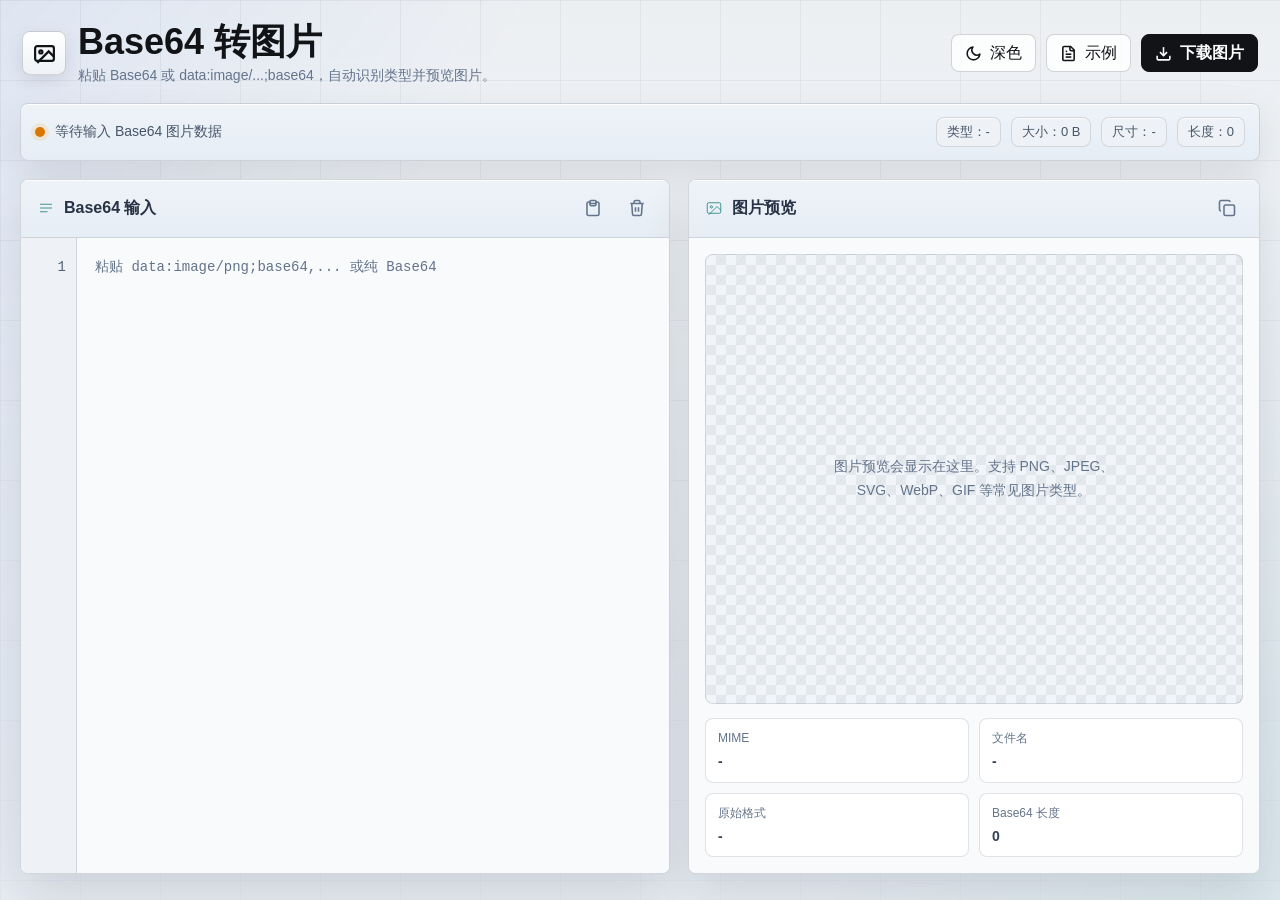
<file: Base64/index.html>
<!doctype html>
<html lang="zh-CN">
<head>
  <meta charset="utf-8">
  <meta name="viewport" content="width=device-width, initial-scale=1">
  <title>Base64 转图片</title>
  <link rel="stylesheet" href="../tool-base.css">
  <style>
    button,
    textarea,
    input {
      font: inherit;
    }

    .mark svg {
      stroke-width: 2.1;
    }

    .status-strip {
      display: grid;
      grid-template-columns: minmax(0, 1.2fr) repeat(4, auto);
      align-items: center;
      gap: 10px;
      padding: 13px 14px;
      border: 1px solid var(--border);
      border-radius: 8px;
      background:
        linear-gradient(180deg, rgba(255, 255, 255, 0.075), rgba(255, 255, 255, 0.035)),
        rgba(17, 19, 23, 0.86);
      box-shadow: var(--shadow);
      backdrop-filter: blur(18px);
    }

    .status-dot {
      box-shadow: 0 0 0 4px rgba(245, 158, 11, 0.13);
    }

    .workspace {
      flex: 1;
      min-height: 0;
      display: grid;
      grid-template-columns: minmax(0, 1fr) minmax(420px, 0.88fr);
      gap: 18px;
    }

    .icon-button svg {
      stroke-width: 2.1;
    }

    .editor-shell {
      height: 100%;
      min-height: 480px;
      display: grid;
      grid-template-columns: 56px minmax(0, 1fr);
      background: #080b10;
    }

    textarea {
      width: 100%;
      height: 100%;
      min-height: 480px;
      padding: 18px;
      resize: none;
      outline: none;
      border: 0;
      display: block;
      color: #e9eef8;
      background: #080b10;
      caret-color: var(--success);
      font-family: var(--mono);
      font-size: 14px;
      line-height: 1.68;
      tab-size: 2;
      letter-spacing: 0;
      overflow: auto;
      white-space: pre;
    }

    .preview-wrap {
      flex: 1;
      min-height: 0;
      padding: 16px;
      display: grid;
      grid-template-rows: minmax(0, 1fr) auto;
      gap: 14px;
      background: #080b10;
    }

    .preview-stage {
      min-height: 360px;
      border: 1px solid var(--border);
      border-radius: 8px;
      display: grid;
      place-items: center;
      overflow: auto;
      background:
        linear-gradient(45deg, rgba(255, 255, 255, 0.05) 25%, transparent 25%),
        linear-gradient(-45deg, rgba(255, 255, 255, 0.05) 25%, transparent 25%),
        linear-gradient(45deg, transparent 75%, rgba(255, 255, 255, 0.05) 75%),
        linear-gradient(-45deg, transparent 75%, rgba(255, 255, 255, 0.05) 75%),
        #0b0f15;
      background-position: 0 0, 0 10px, 10px -10px, -10px 0;
      background-size: 20px 20px;
    }

    .preview-empty {
      max-width: 360px;
      padding: 18px;
      color: var(--muted);
      text-align: center;
      line-height: 1.7;
      font-size: 14px;
    }

    .preview-image {
      max-width: 100%;
      max-height: 72vh;
      display: block;
      border-radius: 8px;
      box-shadow: 0 18px 52px rgba(0, 0, 0, 0.34);
    }

    .detail-grid {
      display: grid;
      grid-template-columns: repeat(2, minmax(0, 1fr));
      gap: 10px;
    }

    .detail {
      min-height: 62px;
      padding: 11px 12px;
      border: 1px solid var(--border);
      border-radius: 8px;
      background: rgba(255, 255, 255, 0.045);
    }

    .detail span {
      display: block;
      color: var(--muted);
      font-size: 12px;
      line-height: 1.35;
    }

    .detail strong {
      display: block;
      margin-top: 6px;
      overflow: hidden;
      color: var(--muted-strong);
      font-size: 14px;
      line-height: 1.3;
      text-overflow: ellipsis;
      white-space: nowrap;
    }

    .error-box {
      margin: 0;
      padding: 14px 15px;
      border-radius: 8px;
      border: 1px solid rgba(251, 113, 133, 0.32);
      background: rgba(251, 113, 133, 0.1);
      color: #fecdd3;
      font-size: 14px;
      line-height: 1.55;
      white-space: pre-wrap;
    }

    .hidden {
      display: none;
    }

    @media (max-width: 980px) {
      .app {
        width: min(100vw - 24px, 760px);
        padding: 14px 0;
      }

      .topbar,
      .workspace {
        grid-template-columns: 1fr;
      }

      .topbar {
        align-items: stretch;
        flex-direction: column;
      }

      h1 {
        font-size: 30px;
      }

      .subtitle {
        font-size: 13px;
        line-height: 1.55;
      }

      .actions {
        justify-content: flex-start;
      }

      .status-strip {
        display: flex;
        align-items: stretch;
        flex-direction: column;
      }

      .status-text {
        white-space: normal;
      }

      .metric {
        width: 100%;
      }

      .pane {
        min-height: 420px;
      }

      .editor-shell,
      textarea {
        min-height: 360px;
        font-size: 13px;
      }

      .line-gutter {
        width: 48px;
        font-size: 13px;
      }

      .editor-shell {
        grid-template-columns: 48px minmax(0, 1fr);
      }

      .preview-stage {
        min-height: 300px;
      }
    }

    @media (max-width: 560px) {
      .actions,
      .button {
        width: 100%;
      }

      .detail-grid {
        grid-template-columns: 1fr;
      }
    }
  </style>
  <link rel="stylesheet" href="../tool-light.css" data-light-theme>
  <style id="lightThemeStyles">
    /* Light theme inversion */
    .preview-stage {
      border-color: rgba(15, 23, 42, 0.12);
      background:
        linear-gradient(45deg, rgba(15, 23, 42, 0.06) 25%, transparent 25%),
        linear-gradient(-45deg, rgba(15, 23, 42, 0.06) 25%, transparent 25%),
        linear-gradient(45deg, transparent 75%, rgba(15, 23, 42, 0.06) 75%),
        linear-gradient(-45deg, transparent 75%, rgba(15, 23, 42, 0.06) 75%),
        #f1f5f9;
      background-position: 0 0, 0 10px, 10px -10px, -10px 0;
      background-size: 20px 20px;
    }

    .preview-empty {
      color: #64748b;
    }

    .detail {
      background: #ffffff;
    }

    .preview-image {
      box-shadow: 0 18px 44px rgba(15, 23, 42, 0.16);
    }

  </style>
  <script src="../theme.js"></script>
  <script src="../tool-common.js"></script>
</head>
<body>
  <main class="app">
    <header class="topbar">
      <div class="brand">
        <div class="mark" aria-hidden="true">
          <svg viewBox="0 0 24 24" fill="none" stroke="currentColor">
            <rect width="18" height="14" x="3" y="5" rx="2"></rect>
            <circle cx="8.5" cy="10.5" r="1.5"></circle>
            <path d="m21 15-5-5L5 21"></path>
          </svg>
        </div>
        <div>
          <h1>Base64 转图片</h1>
          <p class="subtitle">粘贴 Base64 或 data:image/...;base64，自动识别类型并预览图片。</p>
        </div>
      </div>

      <div class="actions">
        <button class="button theme-toggle" id="themeToggle" type="button">
          <svg class="theme-icon theme-icon-sun" viewBox="0 0 24 24" fill="none" stroke="currentColor"
            stroke-linecap="round" stroke-linejoin="round" aria-hidden="true">
            <circle cx="12" cy="12" r="4"></circle>
            <path d="M12 2v2"></path>
            <path d="M12 20v2"></path>
            <path d="m4.93 4.93 1.42 1.42"></path>
            <path d="m17.66 17.66 1.41 1.41"></path>
            <path d="M2 12h2"></path>
            <path d="M20 12h2"></path>
            <path d="m6.34 17.66-1.41 1.41"></path>
            <path d="m19.07 4.93-1.41 1.42"></path>
          </svg>
          <svg class="theme-icon theme-icon-moon" viewBox="0 0 24 24" fill="none" stroke="currentColor"
            stroke-linecap="round" stroke-linejoin="round" aria-hidden="true">
            <path d="M21 12.79A9 9 0 1 1 11.21 3 7 7 0 0 0 21 12.79Z"></path>
          </svg>
          <span id="themeToggleText">主题</span>
        </button>

        <button class="button" id="sampleBtn" type="button">
          <svg viewBox="0 0 24 24" fill="none" stroke="currentColor">
            <path d="M15 2H6a2 2 0 0 0-2 2v16a2 2 0 0 0 2 2h12a2 2 0 0 0 2-2V7Z"></path>
            <path d="M14 2v4a2 2 0 0 0 2 2h4"></path>
            <path d="M10 9H8"></path>
            <path d="M16 13H8"></path>
            <path d="M16 17H8"></path>
          </svg>
          示例
        </button>
        <button class="button primary" id="downloadBtn" type="button">
          <svg viewBox="0 0 24 24" fill="none" stroke="currentColor">
            <path d="M12 15V3"></path>
            <path d="M21 15v4a2 2 0 0 1-2 2H5a2 2 0 0 1-2-2v-4"></path>
            <path d="m7 10 5 5 5-5"></path>
          </svg>
          下载图片
        </button>
      </div>
    </header>

    <section class="status-strip" id="statusStrip" aria-live="polite">
      <div class="status-main">
        <span class="status-dot" aria-hidden="true"></span>
        <span class="status-text" id="statusText">等待输入 Base64 图片数据</span>
      </div>
      <div class="metric" id="typeMetric">类型：-</div>
      <div class="metric" id="sizeMetric">大小：0 B</div>
      <div class="metric" id="dimensionMetric">尺寸：-</div>
      <div class="metric" id="lengthMetric">长度：0</div>
    </section>

    <section class="workspace">
      <article class="pane">
        <div class="pane-head">
          <div class="pane-title">
            <svg viewBox="0 0 24 24" fill="none" stroke="currentColor">
              <path d="M4 7h16"></path>
              <path d="M4 12h16"></path>
              <path d="M4 17h10"></path>
            </svg>
            Base64 输入
          </div>
          <div class="pane-tools">
            <button class="icon-button" id="pasteBtn" type="button" title="粘贴">
              <svg viewBox="0 0 24 24" fill="none" stroke="currentColor">
                <path d="M8 4v3a2 2 0 0 0 2 2h4a2 2 0 0 0 2-2V4"></path>
                <rect width="8" height="4" x="8" y="2" rx="1"></rect>
                <path d="M16 4h2a2 2 0 0 1 2 2v14a2 2 0 0 1-2 2H6a2 2 0 0 1-2-2V6a2 2 0 0 1 2-2h2"></path>
              </svg>
            </button>
            <button class="icon-button" id="clearBtn" type="button" title="清空">
              <svg viewBox="0 0 24 24" fill="none" stroke="currentColor">
                <path d="M3 6h18"></path>
                <path d="M8 6V4a2 2 0 0 1 2-2h4a2 2 0 0 1 2 2v2"></path>
                <path d="M19 6l-1 14a2 2 0 0 1-2 2H8a2 2 0 0 1-2-2L5 6"></path>
                <path d="M10 11v6"></path>
                <path d="M14 11v6"></path>
              </svg>
            </button>
          </div>
        </div>
        <div class="editor-wrap">
          <div class="editor-shell">
            <pre class="line-gutter" id="inputLines" aria-hidden="true">1</pre>
            <textarea id="input" spellcheck="false" wrap="off" placeholder="粘贴 data:image/png;base64,... 或纯 Base64"></textarea>
          </div>
        </div>
      </article>

      <article class="pane">
        <div class="pane-head">
          <div class="pane-title">
            <svg viewBox="0 0 24 24" fill="none" stroke="currentColor">
              <rect width="18" height="14" x="3" y="5" rx="2"></rect>
              <circle cx="8.5" cy="10.5" r="1.5"></circle>
              <path d="m21 15-5-5L5 21"></path>
            </svg>
            图片预览
          </div>
          <div class="pane-tools">
            <button class="icon-button" id="copyBtn" type="button" title="复制 Data URL">
              <svg viewBox="0 0 24 24" fill="none" stroke="currentColor">
                <rect width="14" height="14" x="8" y="8" rx="2"></rect>
                <path d="M4 16c-1.1 0-2-.9-2-2V4c0-1.1.9-2 2-2h10c1.1 0 2 .9 2 2"></path>
              </svg>
            </button>
          </div>
        </div>
        <div class="preview-wrap">
          <div class="preview-stage" id="previewStage">
            <div class="preview-empty" id="emptyState">图片预览会显示在这里。支持 PNG、JPEG、SVG、WebP、GIF 等常见图片类型。</div>
            <img class="preview-image hidden" id="previewImage" alt="Base64 解码图片预览">
          </div>
          <div class="error-box hidden" id="errorBox"></div>
          <div class="detail-grid">
            <div class="detail">
              <span>MIME</span>
              <strong id="detailMime">-</strong>
            </div>
            <div class="detail">
              <span>文件名</span>
              <strong id="detailFile">-</strong>
            </div>
            <div class="detail">
              <span>原始格式</span>
              <strong id="detailSource">-</strong>
            </div>
            <div class="detail">
              <span>Base64 长度</span>
              <strong id="detailLength">0</strong>
            </div>
          </div>
        </div>
      </article>
    </section>
  </main>

  <script>
    const input = document.querySelector("#input");
    const inputLines = document.querySelector("#inputLines");
    const typeMetric = document.querySelector("#typeMetric");
    const sizeMetric = document.querySelector("#sizeMetric");
    const dimensionMetric = document.querySelector("#dimensionMetric");
    const lengthMetric = document.querySelector("#lengthMetric");
    const previewImage = document.querySelector("#previewImage");
    const emptyState = document.querySelector("#emptyState");
    const errorBox = document.querySelector("#errorBox");
    const detailMime = document.querySelector("#detailMime");
    const detailFile = document.querySelector("#detailFile");
    const detailSource = document.querySelector("#detailSource");
    const detailLength = document.querySelector("#detailLength");
    const sampleBtn = document.querySelector("#sampleBtn");
    const pasteBtn = document.querySelector("#pasteBtn");
    const clearBtn = document.querySelector("#clearBtn");
    const copyBtn = document.querySelector("#copyBtn");
    const downloadBtn = document.querySelector("#downloadBtn");

    const sample = `[data-uri]`;

    let parseTimer = 0;
    let currentBase64 = "";
    let currentMime = "";
    let currentBlob = null;

    input.addEventListener("input", () => {
      renderLineNumbers(inputLines, input);
      window.clearTimeout(parseTimer);
      parseTimer = window.setTimeout(parseAndRender, 120);
    });

    syncGutterScroll(inputLines, input);

    sampleBtn.addEventListener("click", () => {
      input.value = sample;
      input.focus();
      renderLineNumbers(inputLines, input);
      parseAndRender();
    });

    pasteBtn.addEventListener("click", async () => {
      const text = await readClipboardText();
      if (text === null) {
        return;
      }

      input.value = text;
      input.focus();
      renderLineNumbers(inputLines, input);
      parseAndRender();
    });

    clearBtn.addEventListener("click", () => {
      input.value = "";
      input.focus();
      renderLineNumbers(inputLines, input);
      renderEmpty();
    });

    copyBtn.addEventListener("click", () => {
      if (!currentBlob) {
        setStatus("invalid", "没有可复制的 Data URL");
        return;
      }

      copyText(`data:${currentMime};base64,${currentBase64}`, "已复制图片 Data URL", "复制失败，请手动复制输入内容");
    });

    downloadBtn.addEventListener("click", () => {
      if (!currentBlob) {
        setStatus("invalid", "没有可下载的图片");
        return;
      }

      downloadFile(currentBlob, buildFileName(currentMime));
    });

    function parseAndRender() {
      const raw = input.value.trim();

      if (!raw) {
        renderEmpty();
        return;
      }

      const result = parseBase64Image(raw);
      if (!result.ok) {
        renderError(result.message);
        return;
      }

      currentBase64 = result.base64;
      currentMime = result.mime;
      currentBlob = new Blob([result.bytes], { type: result.mime });
      previewImage.onload = () => {
        const width = previewImage.naturalWidth || 0;
        const height = previewImage.naturalHeight || 0;
        dimensionMetric.textContent = width && height ? `尺寸：${width} x ${height}` : "尺寸：-";
        setStatus("valid", "图片解析成功");
      };
      previewImage.onerror = () => {
        renderError("Base64 已解码，但浏览器无法按图片加载。请确认 MIME 类型和内容是否匹配。");
      };
      setImageBlob(previewImage, currentBlob);
      previewImage.classList.remove("hidden");
      emptyState.classList.add("hidden");
      errorBox.classList.add("hidden");
      setStatus("valid", "图片解析成功");
      typeMetric.textContent = `类型：${result.mime}`;
      sizeMetric.textContent = `大小：${formatBytes(result.bytes.length)}`;
      lengthMetric.textContent = `长度：${formatNumber(result.base64.length)}`;
      detailMime.textContent = result.mime;
      detailFile.textContent = buildFileName(result.mime);
      detailSource.textContent = result.sourceType;
      detailLength.textContent = formatNumber(result.base64.length);
    }

    function parseBase64Image(raw) {
      const normalizedText = raw.trim();
      const dataUrlMatch = normalizedText.match(/^data:([^;,]+)?((?:;[^,]*)*);base64,(.*)$/is);
      const sourceType = dataUrlMatch ? "Data URL" : "纯 Base64";
      const declaredMime = dataUrlMatch?.[1]?.trim().toLowerCase() || "";
      const payload = dataUrlMatch ? dataUrlMatch[3] : normalizedText;
      const base64 = normalizeBase64(payload);

      if (!base64) {
        return { ok: false, message: "没有找到 Base64 内容" };
      }

      if (!/^[A-Za-z0-9+/=]+$/.test(base64)) {
        return { ok: false, message: "Base64 内容包含非法字符" };
      }

      let bytes;
      try {
        bytes = base64ToBytes(base64);
      } catch {
        return { ok: false, message: "Base64 解码失败，请检查内容是否完整" };
      }

      if (!bytes.length) {
        return { ok: false, message: "Base64 解码结果为空" };
      }

      const detectedMime = detectMime(bytes);
      const mime = normalizeMime(declaredMime || detectedMime);
      if (!mime.startsWith("image/")) {
        return { ok: false, message: `当前内容不是可预览的图片类型：${mime || "未知类型"}` };
      }

      return {
        ok: true,
        base64,
        bytes,
        mime,
        sourceType
      };
    }

    function normalizeBase64(text) {
      const compact = text.replace(/\s+/g, "").replace(/-/g, "+").replace(/_/g, "/");
      const padding = compact.length % 4;
      if (padding === 0) {
        return compact;
      }
      return compact + "=".repeat(4 - padding);
    }

    function base64ToBytes(base64) {
      const binary = atob(base64);
      const bytes = new Uint8Array(binary.length);
      for (let index = 0; index < binary.length; index += 1) {
        bytes[index] = binary.charCodeAt(index);
      }
      return bytes;
    }

    function detectMime(bytes) {
      if (matches(bytes, [0x89, 0x50, 0x4e, 0x47, 0x0d, 0x0a, 0x1a, 0x0a])) {
        return "image/png";
      }
      if (matches(bytes, [0xff, 0xd8, 0xff])) {
        return "image/jpeg";
      }
      if (startsWithAscii(bytes, "GIF87a") || startsWithAscii(bytes, "GIF89a")) {
        return "image/gif";
      }
      if (startsWithAscii(bytes, "RIFF") && asciiAt(bytes, 8, 4) === "WEBP") {
        return "image/webp";
      }
      if (startsWithAscii(bytes, "BM")) {
        return "image/bmp";
      }
      if (looksLikeSvg(bytes)) {
        return "image/svg+xml";
      }
      return "";
    }

    function normalizeMime(mime) {
      const cleaned = (mime || "").toLowerCase();
      const aliases = {
        "image/jpg": "image/jpeg",
        "image/svg": "image/svg+xml",
        "svg": "image/svg+xml",
        "png": "image/png",
        "jpg": "image/jpeg",
        "jpeg": "image/jpeg",
        "gif": "image/gif",
        "webp": "image/webp",
        "bmp": "image/bmp"
      };
      return aliases[cleaned] || cleaned || "image/png";
    }

    function looksLikeSvg(bytes) {
      const sampleText = new TextDecoder("utf-8", { fatal: false }).decode(bytes.slice(0, Math.min(bytes.length, 1024))).trimStart();
      return sampleText.startsWith("<svg") || (sampleText.startsWith("<?xml") && sampleText.includes("<svg"));
    }

    function matches(bytes, signature) {
      return signature.every((value, index) => bytes[index] === value);
    }

    function startsWithAscii(bytes, text) {
      return asciiAt(bytes, 0, text.length) === text;
    }

    function asciiAt(bytes, start, length) {
      return Array.from(bytes.slice(start, start + length), (value) => String.fromCharCode(value)).join("");
    }

    function buildFileName(mime) {
      const extensions = {
        "image/png": "png",
        "image/jpeg": "jpg",
        "image/gif": "gif",
        "image/webp": "webp",
        "image/svg+xml": "svg",
        "image/bmp": "bmp"
      };
      return `base64-image.${extensions[mime] || "png"}`;
    }

    function renderError(message) {
      const length = formatNumber(normalizeBase64(input.value).length);
      currentBase64 = "";
      currentMime = "";
      currentBlob = null;
      setImageBlob(previewImage, null);
      previewImage.classList.add("hidden");
      emptyState.classList.add("hidden");
      errorBox.textContent = message;
      errorBox.classList.remove("hidden");
      setStatus("invalid", "图片解析失败");
      typeMetric.textContent = "类型：-";
      sizeMetric.textContent = "大小：0 B";
      dimensionMetric.textContent = "尺寸：-";
      lengthMetric.textContent = `长度：${length}`;
      detailMime.textContent = "-";
      detailFile.textContent = "-";
      detailSource.textContent = "-";
      detailLength.textContent = length;
    }

    function renderEmpty() {
      currentBase64 = "";
      currentMime = "";
      currentBlob = null;
      setImageBlob(previewImage, null);
      previewImage.classList.add("hidden");
      emptyState.classList.remove("hidden");
      errorBox.classList.add("hidden");
      setStatus("", "等待输入 Base64 图片数据");
      typeMetric.textContent = "类型：-";
      sizeMetric.textContent = "大小：0 B";
      dimensionMetric.textContent = "尺寸：-";
      lengthMetric.textContent = "长度：0";
      detailMime.textContent = "-";
      detailFile.textContent = "-";
      detailSource.textContent = "-";
      detailLength.textContent = "0";
    }

    renderLineNumbers(inputLines, input);
    renderEmpty();
  </script>
</body>
</html>
</file>
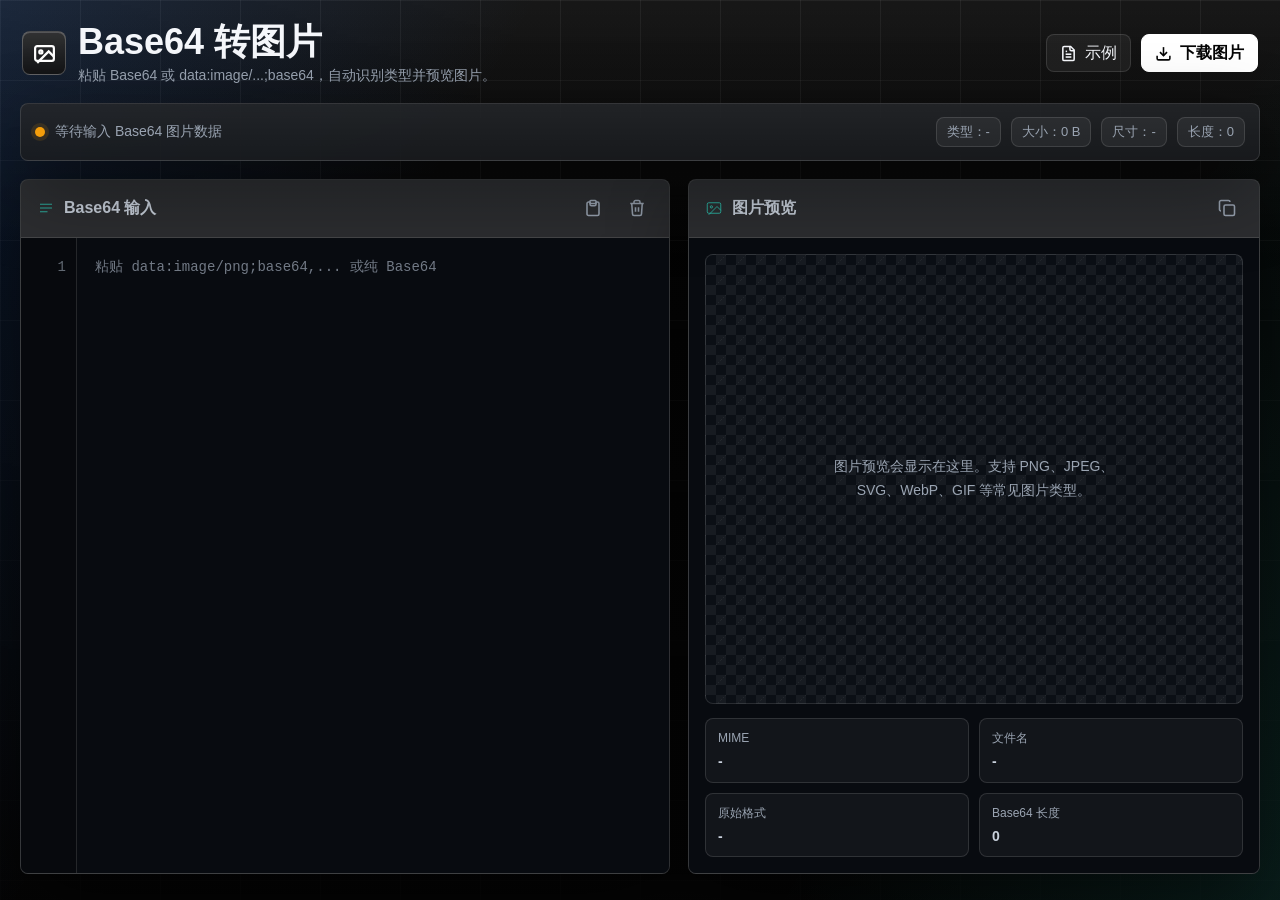
<file: base64/index.html>
<!doctype html>
<html lang="zh-CN">
<head>
  <meta charset="utf-8">
  <meta name="viewport" content="width=device-width, initial-scale=1">
  <title>Base64 转图片</title>
  <style>
    :root {
      color-scheme: dark;
      --bg: #050505;
      --panel: #111317;
      --panel-soft: #171a20;
      --text: #f5f7fb;
      --muted: #9aa4b2;
      --muted-strong: #c9d1dc;
      --border: rgba(255, 255, 255, 0.12);
      --border-strong: rgba(255, 255, 255, 0.24);
      --primary: #2f7df6;
      --success: #2dd4bf;
      --danger: #fb7185;
      --warning: #f59e0b;
      --shadow: 0 28px 80px rgba(0, 0, 0, 0.44);
      --mono: Consolas, "SFMono-Regular", "Liberation Mono", Menlo, monospace;
      --sans: Inter, "Segoe UI", "PingFang SC", "Microsoft YaHei", Arial, sans-serif;
    }

    * {
      box-sizing: border-box;
    }

    body {
      margin: 0;
      min-height: 100vh;
      background:
        linear-gradient(180deg, rgba(255, 255, 255, 0.08), transparent 260px),
        linear-gradient(90deg, rgba(255, 255, 255, 0.055) 1px, transparent 1px),
        linear-gradient(180deg, rgba(255, 255, 255, 0.05) 1px, transparent 1px),
        var(--bg);
      background-size: auto, 80px 80px, 80px 80px, auto;
      color: var(--text);
      font-family: var(--sans);
    }

    body::before {
      content: "";
      position: fixed;
      inset: 0;
      pointer-events: none;
      background:
        linear-gradient(120deg, rgba(47, 125, 246, 0.16), transparent 30%, transparent 72%, rgba(45, 212, 191, 0.12)),
        linear-gradient(180deg, transparent, rgba(5, 5, 5, 0.86) 78%);
      z-index: -1;
    }

    button,
    textarea,
    input {
      font: inherit;
    }

    button {
      border: 0;
      cursor: pointer;
    }

    .app {
      width: min(1480px, calc(100vw - 40px));
      min-height: 100vh;
      margin: 0 auto;
      padding: 22px 0 26px;
      display: flex;
      flex-direction: column;
      gap: 18px;
    }

    .topbar {
      display: flex;
      align-items: center;
      justify-content: space-between;
      gap: 18px;
      padding: 0 2px;
    }

    .brand {
      display: flex;
      align-items: center;
      gap: 12px;
      min-width: 0;
    }

    .mark {
      width: 44px;
      height: 44px;
      border: 1px solid var(--border-strong);
      border-radius: 8px;
      display: grid;
      place-items: center;
      background:
        linear-gradient(180deg, rgba(255, 255, 255, 0.16), rgba(255, 255, 255, 0.04)),
        #090a0c;
      color: #ffffff;
      box-shadow: inset 0 1px 0 rgba(255, 255, 255, 0.18);
      flex: 0 0 auto;
    }

    .mark svg {
      width: 25px;
      height: 25px;
      stroke-width: 2.1;
    }

    h1 {
      margin: 0;
      font-size: 36px;
      line-height: 1.1;
      letter-spacing: 0;
    }

    .subtitle {
      margin: 5px 0 0;
      color: var(--muted);
      font-size: 14px;
    }

    .actions {
      display: flex;
      align-items: center;
      justify-content: flex-end;
      gap: 10px;
      flex-wrap: wrap;
    }

    .button {
      min-height: 38px;
      border-radius: 8px;
      padding: 0 13px;
      display: inline-flex;
      align-items: center;
      gap: 8px;
      color: var(--text);
      background: rgba(255, 255, 255, 0.06);
      border: 1px solid var(--border);
      transition: border-color 160ms ease, transform 160ms ease, background 160ms ease;
      white-space: nowrap;
    }

    .button:hover,
    .button:focus-visible {
      border-color: var(--border-strong);
      background: rgba(255, 255, 255, 0.1);
      transform: translateY(-1px);
      outline: none;
    }

    .button.primary {
      color: #050505;
      background: #ffffff;
      border-color: #ffffff;
      font-weight: 700;
    }

    .button.primary:hover,
    .button.primary:focus-visible {
      background: #eef3ff;
      border-color: #eef3ff;
    }

    .button svg {
      width: 17px;
      height: 17px;
      stroke-width: 2.2;
      flex: 0 0 auto;
    }

    .status-strip {
      display: grid;
      grid-template-columns: minmax(0, 1.2fr) repeat(4, auto);
      align-items: center;
      gap: 10px;
      padding: 13px 14px;
      border: 1px solid var(--border);
      border-radius: 8px;
      background:
        linear-gradient(180deg, rgba(255, 255, 255, 0.075), rgba(255, 255, 255, 0.035)),
        rgba(17, 19, 23, 0.86);
      box-shadow: var(--shadow);
      backdrop-filter: blur(18px);
    }

    .status-main {
      min-width: 0;
      display: flex;
      align-items: center;
      gap: 10px;
      color: var(--muted);
      font-size: 14px;
    }

    .status-dot {
      width: 10px;
      height: 10px;
      border-radius: 50%;
      background: var(--warning);
      box-shadow: 0 0 0 4px rgba(245, 158, 11, 0.13);
      flex: 0 0 auto;
    }

    .status-strip.valid .status-dot {
      background: var(--success);
      box-shadow: 0 0 0 4px rgba(45, 212, 191, 0.14), 0 0 18px rgba(45, 212, 191, 0.58);
    }

    .status-strip.invalid .status-dot {
      background: var(--danger);
      box-shadow: 0 0 0 4px rgba(251, 113, 133, 0.14), 0 0 18px rgba(251, 113, 133, 0.34);
    }

    .status-text {
      overflow: hidden;
      text-overflow: ellipsis;
      white-space: nowrap;
    }

    .metric {
      min-height: 30px;
      padding: 5px 10px;
      border-radius: 8px;
      background: rgba(255, 255, 255, 0.055);
      border: 1px solid var(--border);
      color: var(--muted);
      font-size: 13px;
      white-space: nowrap;
    }

    .workspace {
      flex: 1;
      min-height: 0;
      display: grid;
      grid-template-columns: minmax(0, 1fr) minmax(420px, 0.88fr);
      gap: 18px;
    }

    .pane {
      min-height: 540px;
      display: flex;
      flex-direction: column;
      border: 1px solid var(--border);
      border-radius: 8px;
      background:
        linear-gradient(180deg, rgba(255, 255, 255, 0.075), rgba(255, 255, 255, 0.035)),
        var(--panel);
      box-shadow: var(--shadow);
      overflow: hidden;
    }

    .pane-head {
      height: 58px;
      padding: 0 14px 0 16px;
      display: flex;
      align-items: center;
      justify-content: space-between;
      gap: 12px;
      border-bottom: 1px solid var(--border);
      background: rgba(255, 255, 255, 0.045);
    }

    .pane-title {
      min-width: 0;
      display: flex;
      align-items: center;
      gap: 9px;
      font-weight: 700;
      color: var(--muted-strong);
    }

    .pane-title svg {
      width: 18px;
      height: 18px;
      color: var(--success);
      flex: 0 0 auto;
    }

    .pane-tools {
      display: flex;
      align-items: center;
      gap: 8px;
      flex: 0 0 auto;
    }

    .icon-button {
      width: 36px;
      height: 36px;
      border-radius: 8px;
      display: grid;
      place-items: center;
      color: var(--muted);
      background: transparent;
      border: 1px solid transparent;
      transition: background 160ms ease, border-color 160ms ease, color 160ms ease;
    }

    .icon-button:hover,
    .icon-button:focus-visible {
      background: rgba(255, 255, 255, 0.08);
      border-color: var(--border-strong);
      color: var(--text);
      outline: none;
    }

    .icon-button svg {
      width: 18px;
      height: 18px;
      stroke-width: 2.1;
    }

    .editor-wrap {
      position: relative;
      flex: 1;
      min-height: 0;
      background: #080b10;
    }

    .editor-shell {
      height: 100%;
      min-height: 480px;
      display: grid;
      grid-template-columns: 56px minmax(0, 1fr);
      background: #080b10;
    }

    .line-gutter {
      margin: 0;
      padding: 18px 10px 18px 0;
      overflow: hidden;
      color: rgba(154, 164, 178, 0.62);
      background: #07090d;
      border-right: 1px solid var(--border);
      font-family: var(--mono);
      font-size: 14px;
      line-height: 1.68;
      text-align: right;
      user-select: none;
      white-space: pre;
    }

    textarea {
      width: 100%;
      height: 100%;
      min-height: 480px;
      padding: 18px;
      resize: none;
      outline: none;
      border: 0;
      display: block;
      color: #e9eef8;
      background: #080b10;
      caret-color: var(--success);
      font-family: var(--mono);
      font-size: 14px;
      line-height: 1.68;
      tab-size: 2;
      letter-spacing: 0;
      overflow: auto;
      white-space: pre;
    }

    textarea::placeholder {
      color: rgba(154, 164, 178, 0.72);
    }

    .preview-wrap {
      flex: 1;
      min-height: 0;
      padding: 16px;
      display: grid;
      grid-template-rows: minmax(0, 1fr) auto;
      gap: 14px;
      background: #080b10;
    }

    .preview-stage {
      min-height: 360px;
      border: 1px solid var(--border);
      border-radius: 8px;
      display: grid;
      place-items: center;
      overflow: auto;
      background:
        linear-gradient(45deg, rgba(255, 255, 255, 0.05) 25%, transparent 25%),
        linear-gradient(-45deg, rgba(255, 255, 255, 0.05) 25%, transparent 25%),
        linear-gradient(45deg, transparent 75%, rgba(255, 255, 255, 0.05) 75%),
        linear-gradient(-45deg, transparent 75%, rgba(255, 255, 255, 0.05) 75%),
        #0b0f15;
      background-position: 0 0, 0 10px, 10px -10px, -10px 0;
      background-size: 20px 20px;
    }

    .preview-empty {
      max-width: 360px;
      padding: 18px;
      color: var(--muted);
      text-align: center;
      line-height: 1.7;
      font-size: 14px;
    }

    .preview-image {
      max-width: 100%;
      max-height: 72vh;
      display: block;
      border-radius: 8px;
      box-shadow: 0 18px 52px rgba(0, 0, 0, 0.34);
    }

    .detail-grid {
      display: grid;
      grid-template-columns: repeat(2, minmax(0, 1fr));
      gap: 10px;
    }

    .detail {
      min-height: 62px;
      padding: 11px 12px;
      border: 1px solid var(--border);
      border-radius: 8px;
      background: rgba(255, 255, 255, 0.045);
    }

    .detail span {
      display: block;
      color: var(--muted);
      font-size: 12px;
      line-height: 1.35;
    }

    .detail strong {
      display: block;
      margin-top: 6px;
      overflow: hidden;
      color: var(--muted-strong);
      font-size: 14px;
      line-height: 1.3;
      text-overflow: ellipsis;
      white-space: nowrap;
    }

    .error-box {
      margin: 0;
      padding: 14px 15px;
      border-radius: 8px;
      border: 1px solid rgba(251, 113, 133, 0.32);
      background: rgba(251, 113, 133, 0.1);
      color: #fecdd3;
      font-size: 14px;
      line-height: 1.55;
      white-space: pre-wrap;
    }

    .hidden {
      display: none;
    }

    @media (max-width: 980px) {
      .app {
        width: min(100vw - 24px, 760px);
        padding: 14px 0;
      }

      .topbar,
      .workspace {
        grid-template-columns: 1fr;
      }

      .topbar {
        align-items: stretch;
        flex-direction: column;
      }

      h1 {
        font-size: 30px;
      }

      .subtitle {
        font-size: 13px;
        line-height: 1.55;
      }

      .actions {
        justify-content: flex-start;
      }

      .status-strip {
        display: flex;
        align-items: stretch;
        flex-direction: column;
      }

      .status-text {
        white-space: normal;
      }

      .metric {
        width: 100%;
      }

      .pane {
        min-height: 420px;
      }

      .editor-shell,
      textarea {
        min-height: 360px;
        font-size: 13px;
      }

      .line-gutter {
        width: 48px;
        font-size: 13px;
      }

      .editor-shell {
        grid-template-columns: 48px minmax(0, 1fr);
      }

      .preview-stage {
        min-height: 300px;
      }
    }

    @media (max-width: 560px) {
      .actions,
      .button {
        width: 100%;
      }

      .detail-grid {
        grid-template-columns: 1fr;
      }
    }
  </style>
</head>
<body>
  <main class="app">
    <header class="topbar">
      <div class="brand">
        <div class="mark" aria-hidden="true">
          <svg viewBox="0 0 24 24" fill="none" stroke="currentColor">
            <rect width="18" height="14" x="3" y="5" rx="2"></rect>
            <circle cx="8.5" cy="10.5" r="1.5"></circle>
            <path d="m21 15-5-5L5 21"></path>
          </svg>
        </div>
        <div>
          <h1>Base64 转图片</h1>
          <p class="subtitle">粘贴 Base64 或 data:image/...;base64，自动识别类型并预览图片。</p>
        </div>
      </div>

      <div class="actions">
        <button class="button" id="sampleBtn" type="button">
          <svg viewBox="0 0 24 24" fill="none" stroke="currentColor">
            <path d="M15 2H6a2 2 0 0 0-2 2v16a2 2 0 0 0 2 2h12a2 2 0 0 0 2-2V7Z"></path>
            <path d="M14 2v4a2 2 0 0 0 2 2h4"></path>
            <path d="M10 9H8"></path>
            <path d="M16 13H8"></path>
            <path d="M16 17H8"></path>
          </svg>
          示例
        </button>
        <button class="button primary" id="downloadBtn" type="button">
          <svg viewBox="0 0 24 24" fill="none" stroke="currentColor">
            <path d="M12 15V3"></path>
            <path d="M21 15v4a2 2 0 0 1-2 2H5a2 2 0 0 1-2-2v-4"></path>
            <path d="m7 10 5 5 5-5"></path>
          </svg>
          下载图片
        </button>
      </div>
    </header>

    <section class="status-strip" id="statusStrip" aria-live="polite">
      <div class="status-main">
        <span class="status-dot" aria-hidden="true"></span>
        <span class="status-text" id="statusText">等待输入 Base64 图片数据</span>
      </div>
      <div class="metric" id="typeMetric">类型：-</div>
      <div class="metric" id="sizeMetric">大小：0 B</div>
      <div class="metric" id="dimensionMetric">尺寸：-</div>
      <div class="metric" id="lengthMetric">长度：0</div>
    </section>

    <section class="workspace">
      <article class="pane">
        <div class="pane-head">
          <div class="pane-title">
            <svg viewBox="0 0 24 24" fill="none" stroke="currentColor">
              <path d="M4 7h16"></path>
              <path d="M4 12h16"></path>
              <path d="M4 17h10"></path>
            </svg>
            Base64 输入
          </div>
          <div class="pane-tools">
            <button class="icon-button" id="pasteBtn" type="button" title="粘贴">
              <svg viewBox="0 0 24 24" fill="none" stroke="currentColor">
                <path d="M8 4v3a2 2 0 0 0 2 2h4a2 2 0 0 0 2-2V4"></path>
                <rect width="8" height="4" x="8" y="2" rx="1"></rect>
                <path d="M16 4h2a2 2 0 0 1 2 2v14a2 2 0 0 1-2 2H6a2 2 0 0 1-2-2V6a2 2 0 0 1 2-2h2"></path>
              </svg>
            </button>
            <button class="icon-button" id="clearBtn" type="button" title="清空">
              <svg viewBox="0 0 24 24" fill="none" stroke="currentColor">
                <path d="M3 6h18"></path>
                <path d="M8 6V4a2 2 0 0 1 2-2h4a2 2 0 0 1 2 2v2"></path>
                <path d="M19 6l-1 14a2 2 0 0 1-2 2H8a2 2 0 0 1-2-2L5 6"></path>
                <path d="M10 11v6"></path>
                <path d="M14 11v6"></path>
              </svg>
            </button>
          </div>
        </div>
        <div class="editor-wrap">
          <div class="editor-shell">
            <pre class="line-gutter" id="inputLines" aria-hidden="true">1</pre>
            <textarea id="input" spellcheck="false" wrap="off" placeholder="粘贴 data:image/png;base64,... 或纯 Base64"></textarea>
          </div>
        </div>
      </article>

      <article class="pane">
        <div class="pane-head">
          <div class="pane-title">
            <svg viewBox="0 0 24 24" fill="none" stroke="currentColor">
              <rect width="18" height="14" x="3" y="5" rx="2"></rect>
              <circle cx="8.5" cy="10.5" r="1.5"></circle>
              <path d="m21 15-5-5L5 21"></path>
            </svg>
            图片预览
          </div>
          <div class="pane-tools">
            <button class="icon-button" id="copyBtn" type="button" title="复制 Data URL">
              <svg viewBox="0 0 24 24" fill="none" stroke="currentColor">
                <rect width="14" height="14" x="8" y="8" rx="2"></rect>
                <path d="M4 16c-1.1 0-2-.9-2-2V4c0-1.1.9-2 2-2h10c1.1 0 2 .9 2 2"></path>
              </svg>
            </button>
          </div>
        </div>
        <div class="preview-wrap">
          <div class="preview-stage" id="previewStage">
            <div class="preview-empty" id="emptyState">图片预览会显示在这里。支持 PNG、JPEG、SVG、WebP、GIF 等常见图片类型。</div>
            <img class="preview-image hidden" id="previewImage" alt="Base64 解码图片预览">
          </div>
          <div class="error-box hidden" id="errorBox"></div>
          <div class="detail-grid">
            <div class="detail">
              <span>MIME</span>
              <strong id="detailMime">-</strong>
            </div>
            <div class="detail">
              <span>文件名</span>
              <strong id="detailFile">-</strong>
            </div>
            <div class="detail">
              <span>原始格式</span>
              <strong id="detailSource">-</strong>
            </div>
            <div class="detail">
              <span>Base64 长度</span>
              <strong id="detailLength">0</strong>
            </div>
          </div>
        </div>
      </article>
    </section>
  </main>

  <script>
    const input = document.querySelector("#input");
    const inputLines = document.querySelector("#inputLines");
    const statusStrip = document.querySelector("#statusStrip");
    const statusText = document.querySelector("#statusText");
    const typeMetric = document.querySelector("#typeMetric");
    const sizeMetric = document.querySelector("#sizeMetric");
    const dimensionMetric = document.querySelector("#dimensionMetric");
    const lengthMetric = document.querySelector("#lengthMetric");
    const previewImage = document.querySelector("#previewImage");
    const emptyState = document.querySelector("#emptyState");
    const errorBox = document.querySelector("#errorBox");
    const detailMime = document.querySelector("#detailMime");
    const detailFile = document.querySelector("#detailFile");
    const detailSource = document.querySelector("#detailSource");
    const detailLength = document.querySelector("#detailLength");
    const sampleBtn = document.querySelector("#sampleBtn");
    const pasteBtn = document.querySelector("#pasteBtn");
    const clearBtn = document.querySelector("#clearBtn");
    const copyBtn = document.querySelector("#copyBtn");
    const downloadBtn = document.querySelector("#downloadBtn");

    const sample = `[data-uri]`;

    let parseTimer = 0;
    let currentDataUrl = "";
    let currentMime = "";
    let currentBytes = 0;

    input.addEventListener("input", () => {
      updateInputLineNumbers();
      window.clearTimeout(parseTimer);
      parseTimer = window.setTimeout(parseAndRender, 120);
    });

    input.addEventListener("scroll", () => {
      inputLines.scrollTop = input.scrollTop;
    });

    sampleBtn.addEventListener("click", () => {
      input.value = sample;
      input.focus();
      updateInputLineNumbers();
      parseAndRender();
    });

    pasteBtn.addEventListener("click", async () => {
      if (!navigator.clipboard?.readText) {
        setStatus("invalid", "当前浏览器不支持直接读取剪贴板");
        return;
      }

      try {
        input.value = await navigator.clipboard.readText();
        input.focus();
        updateInputLineNumbers();
        parseAndRender();
      } catch {
        setStatus("invalid", "浏览器没有授权读取剪贴板");
      }
    });

    clearBtn.addEventListener("click", () => {
      input.value = "";
      input.focus();
      updateInputLineNumbers();
      renderEmpty();
    });

    copyBtn.addEventListener("click", async () => {
      if (!currentDataUrl) {
        setStatus("invalid", "没有可复制的 Data URL");
        return;
      }

      try {
        await navigator.clipboard.writeText(currentDataUrl);
        setStatus("valid", "已复制图片 Data URL");
      } catch {
        setStatus("invalid", "复制失败，请手动复制输入内容");
      }
    });

    downloadBtn.addEventListener("click", () => {
      if (!currentDataUrl) {
        setStatus("invalid", "没有可下载的图片");
        return;
      }

      const link = document.createElement("a");
      link.href = currentDataUrl;
      link.download = buildFileName(currentMime);
      link.click();
    });

    function parseAndRender() {
      const raw = input.value.trim();

      if (!raw) {
        renderEmpty();
        return;
      }

      const result = parseBase64Image(raw);
      if (!result.ok) {
        renderError(result.message);
        return;
      }

      currentDataUrl = result.dataUrl;
      currentMime = result.mime;
      currentBytes = result.bytes.length;
      previewImage.onload = () => {
        const width = previewImage.naturalWidth || 0;
        const height = previewImage.naturalHeight || 0;
        dimensionMetric.textContent = width && height ? `尺寸：${width} x ${height}` : "尺寸：-";
        setStatus("valid", "图片解析成功");
      };
      previewImage.onerror = () => {
        renderError("Base64 已解码，但浏览器无法按图片加载。请确认 MIME 类型和内容是否匹配。");
      };
      previewImage.src = result.dataUrl;
      previewImage.classList.remove("hidden");
      emptyState.classList.add("hidden");
      errorBox.classList.add("hidden");
      setStatus("valid", "图片解析成功");
      typeMetric.textContent = `类型：${result.mime}`;
      sizeMetric.textContent = `大小：${formatBytes(result.bytes.length)}`;
      lengthMetric.textContent = `长度：${formatNumber(result.base64.length)}`;
      detailMime.textContent = result.mime;
      detailFile.textContent = buildFileName(result.mime);
      detailSource.textContent = result.sourceType;
      detailLength.textContent = formatNumber(result.base64.length);
    }

    function parseBase64Image(raw) {
      const normalizedText = raw.trim();
      const dataUrlMatch = normalizedText.match(/^data:([^;,]+)?((?:;[^,]*)*);base64,(.*)$/is);
      const sourceType = dataUrlMatch ? "Data URL" : "纯 Base64";
      const declaredMime = dataUrlMatch?.[1]?.trim().toLowerCase() || "";
      const payload = dataUrlMatch ? dataUrlMatch[3] : normalizedText;
      const base64 = normalizeBase64(payload);

      if (!base64) {
        return { ok: false, message: "没有找到 Base64 内容" };
      }

      if (!/^[A-Za-z0-9+/=]+$/.test(base64)) {
        return { ok: false, message: "Base64 内容包含非法字符" };
      }

      let bytes;
      try {
        bytes = base64ToBytes(base64);
      } catch {
        return { ok: false, message: "Base64 解码失败，请检查内容是否完整" };
      }

      if (!bytes.length) {
        return { ok: false, message: "Base64 解码结果为空" };
      }

      const detectedMime = detectMime(bytes);
      const mime = normalizeMime(declaredMime || detectedMime);
      if (!mime.startsWith("image/")) {
        return { ok: false, message: `当前内容不是可预览的图片类型：${mime || "未知类型"}` };
      }

      return {
        ok: true,
        base64,
        bytes,
        dataUrl: `data:${mime};base64,${base64}`,
        mime,
        sourceType
      };
    }

    function normalizeBase64(text) {
      const compact = text.replace(/\s+/g, "").replace(/-/g, "+").replace(/_/g, "/");
      const padding = compact.length % 4;
      if (padding === 0) {
        return compact;
      }
      return compact + "=".repeat(4 - padding);
    }

    function base64ToBytes(base64) {
      const binary = atob(base64);
      const bytes = new Uint8Array(binary.length);
      for (let index = 0; index < binary.length; index += 1) {
        bytes[index] = binary.charCodeAt(index);
      }
      return bytes;
    }

    function detectMime(bytes) {
      if (matches(bytes, [0x89, 0x50, 0x4e, 0x47, 0x0d, 0x0a, 0x1a, 0x0a])) {
        return "image/png";
      }
      if (matches(bytes, [0xff, 0xd8, 0xff])) {
        return "image/jpeg";
      }
      if (startsWithAscii(bytes, "GIF87a") || startsWithAscii(bytes, "GIF89a")) {
        return "image/gif";
      }
      if (startsWithAscii(bytes, "RIFF") && asciiAt(bytes, 8, 4) === "WEBP") {
        return "image/webp";
      }
      if (startsWithAscii(bytes, "BM")) {
        return "image/bmp";
      }
      if (looksLikeSvg(bytes)) {
        return "image/svg+xml";
      }
      return "";
    }

    function normalizeMime(mime) {
      const cleaned = (mime || "").toLowerCase();
      const aliases = {
        "image/jpg": "image/jpeg",
        "image/svg": "image/svg+xml",
        "svg": "image/svg+xml",
        "png": "image/png",
        "jpg": "image/jpeg",
        "jpeg": "image/jpeg",
        "gif": "image/gif",
        "webp": "image/webp",
        "bmp": "image/bmp"
      };
      return aliases[cleaned] || cleaned || "image/png";
    }

    function looksLikeSvg(bytes) {
      const sampleText = new TextDecoder("utf-8", { fatal: false }).decode(bytes.slice(0, Math.min(bytes.length, 1024))).trimStart();
      return sampleText.startsWith("<svg") || (sampleText.startsWith("<?xml") && sampleText.includes("<svg"));
    }

    function matches(bytes, signature) {
      return signature.every((value, index) => bytes[index] === value);
    }

    function startsWithAscii(bytes, text) {
      return asciiAt(bytes, 0, text.length) === text;
    }

    function asciiAt(bytes, start, length) {
      return Array.from(bytes.slice(start, start + length), (value) => String.fromCharCode(value)).join("");
    }

    function buildFileName(mime) {
      const extensions = {
        "image/png": "png",
        "image/jpeg": "jpg",
        "image/gif": "gif",
        "image/webp": "webp",
        "image/svg+xml": "svg",
        "image/bmp": "bmp"
      };
      return `base64-image.${extensions[mime] || "png"}`;
    }

    function renderError(message) {
      currentDataUrl = "";
      currentMime = "";
      currentBytes = 0;
      previewImage.removeAttribute("src");
      previewImage.classList.add("hidden");
      emptyState.classList.add("hidden");
      errorBox.textContent = message;
      errorBox.classList.remove("hidden");
      setStatus("invalid", "图片解析失败");
      typeMetric.textContent = "类型：-";
      sizeMetric.textContent = "大小：0 B";
      dimensionMetric.textContent = "尺寸：-";
      lengthMetric.textContent = `长度：${formatNumber(normalizeBase64(input.value).length)}`;
      detailMime.textContent = "-";
      detailFile.textContent = "-";
      detailSource.textContent = "-";
      detailLength.textContent = formatNumber(normalizeBase64(input.value).length);
    }

    function renderEmpty() {
      currentDataUrl = "";
      currentMime = "";
      currentBytes = 0;
      previewImage.removeAttribute("src");
      previewImage.classList.add("hidden");
      emptyState.classList.remove("hidden");
      errorBox.classList.add("hidden");
      setStatus("", "等待输入 Base64 图片数据");
      typeMetric.textContent = "类型：-";
      sizeMetric.textContent = "大小：0 B";
      dimensionMetric.textContent = "尺寸：-";
      lengthMetric.textContent = "长度：0";
      detailMime.textContent = "-";
      detailFile.textContent = "-";
      detailSource.textContent = "-";
      detailLength.textContent = "0";
    }

    function updateInputLineNumbers() {
      const lines = Math.max(1, countLines(input.value));
      inputLines.textContent = Array.from({ length: lines }, (_, index) => index + 1).join("\n");
      inputLines.scrollTop = input.scrollTop;
    }

    function setStatus(state, message) {
      statusStrip.classList.remove("valid", "invalid");
      if (state) {
        statusStrip.classList.add(state);
      }
      statusText.textContent = message;
    }

    function countLines(text) {
      return text ? text.split(/\r\n|\r|\n/).length : 0;
    }

    function formatBytes(bytes) {
      if (bytes < 1024) {
        return `${bytes} B`;
      }

      if (bytes < 1024 * 1024) {
        return `${(bytes / 1024).toFixed(1)} KB`;
      }

      return `${(bytes / 1024 / 1024).toFixed(2)} MB`;
    }

    function formatNumber(value) {
      return new Intl.NumberFormat("zh-CN").format(value);
    }

    updateInputLineNumbers();
    renderEmpty();
  </script>
</body>
</html>
</file>
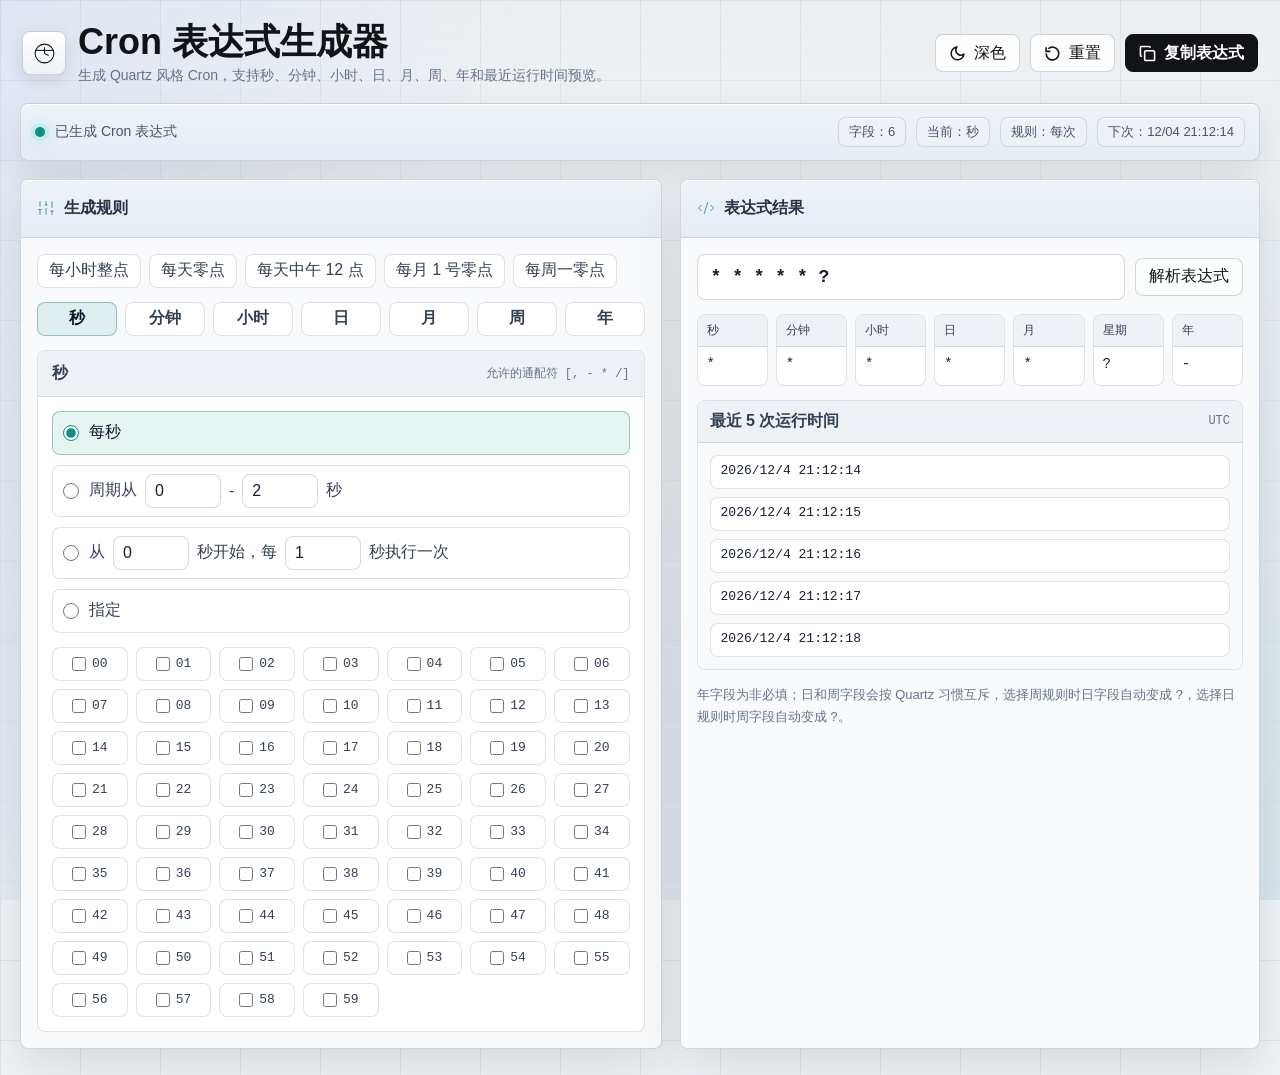
<file: Cron/index.html>
<!doctype html>
<html lang="zh-CN">

<head>
  <meta charset="utf-8">
  <meta name="viewport" content="width=device-width, initial-scale=1">
  <title>Cron 表达式生成器</title>
  <link rel="stylesheet" href="../tool-base.css">
  <style>
    button,
    input,
    select {
      font: inherit;
    }

    .status-strip {
      display: grid;
      grid-template-columns: minmax(0, 1.2fr) repeat(4, auto);
      align-items: center;
      gap: 10px;
      padding: 13px 14px;
      border: 1px solid var(--border);
      border-radius: 8px;
      background:
        linear-gradient(180deg, rgba(255, 255, 255, 0.075), rgba(255, 255, 255, 0.035)),
        rgba(17, 19, 23, 0.86);
      box-shadow: var(--shadow);
      backdrop-filter: blur(18px);
    }

    .workspace {
      flex: 1;
      min-height: 0;
      display: grid;
      grid-template-columns: minmax(0, 1.05fr) minmax(420px, 0.95fr);
      gap: 18px;
    }

    .pane {
      min-height: 560px;
    }

    .pane-body {
      flex: 1;
      min-height: 0;
      padding: 16px;
      overflow: auto;
      background: #080b10;
    }

    .preset-grid {
      display: flex;
      align-items: center;
      gap: 8px;
      flex-wrap: wrap;
      margin-bottom: 14px;
    }

    .preset-btn,
    .tab-btn,
    .chip-btn {
      min-height: 34px;
      border-radius: 8px;
      padding: 0 11px;
      color: var(--muted-strong);
      background: rgba(255, 255, 255, 0.055);
      border: 1px solid var(--border);
      transition: color 160ms ease, background 160ms ease, border-color 160ms ease;
    }

    .preset-btn:hover,
    .tab-btn:hover,
    .chip-btn:hover,
    .tab-btn.active,
    .chip-btn.active {
      color: var(--text);
      background: rgba(45, 212, 191, 0.13);
      border-color: rgba(45, 212, 191, 0.34);
    }

    .tabs {
      display: grid;
      grid-template-columns: repeat(7, minmax(0, 1fr));
      gap: 8px;
      margin-bottom: 14px;
    }

    .tab-btn {
      width: 100%;
      font-weight: 700;
    }

    .rule-panel {
      border: 1px solid var(--border);
      border-radius: 8px;
      overflow: hidden;
      background: rgba(255, 255, 255, 0.035);
    }

    .rule-head {
      min-height: 46px;
      padding: 0 14px;
      display: flex;
      align-items: center;
      justify-content: space-between;
      gap: 12px;
      border-bottom: 1px solid var(--border);
      color: var(--muted-strong);
      font-weight: 700;
      background: rgba(255, 255, 255, 0.045);
    }

    .rule-hint {
      color: var(--muted);
      font-family: var(--mono);
      font-size: 12px;
      font-weight: 400;
      white-space: nowrap;
    }

    .rule-options {
      display: grid;
      gap: 10px;
      padding: 14px;
    }

    .option {
      min-height: 44px;
      display: flex;
      align-items: center;
      gap: 10px;
      padding: 8px 10px;
      border: 1px solid var(--border);
      border-radius: 8px;
      color: var(--muted-strong);
      background: rgba(255, 255, 255, 0.035);
    }

    .option input[type="radio"],
    .option input[type="checkbox"] {
      width: 16px;
      height: 16px;
      margin: 0;
      accent-color: var(--success);
      flex: 0 0 auto;
    }

    .option.active {
      border-color: rgba(45, 212, 191, 0.36);
      background: rgba(45, 212, 191, 0.09);
    }

    .inline-inputs {
      display: flex;
      align-items: center;
      gap: 8px;
      flex-wrap: wrap;
    }

    .number-input,
    .select-input,
    .expression-input {
      min-height: 34px;
      border-radius: 8px;
      border: 1px solid var(--border);
      color: var(--text);
      background: rgba(255, 255, 255, 0.065);
      outline: none;
    }

    .number-input {
      width: 76px;
      padding: 0 9px;
    }

    .select-input {
      min-width: 118px;
      padding: 0 9px;
    }

    .number-input:focus,
    .select-input:focus,
    .expression-input:focus {
      border-color: rgba(45, 212, 191, 0.5);
    }

    .choice-grid {
      display: grid;
      grid-template-columns: repeat(auto-fit, minmax(70px, 1fr));
      gap: 8px;
      padding: 0 14px 14px;
    }

    .choice-chip {
      min-height: 34px;
      padding: 0 9px;
      display: inline-flex;
      align-items: center;
      justify-content: center;
      gap: 6px;
      border: 1px solid var(--border);
      border-radius: 8px;
      color: var(--muted-strong);
      background: rgba(255, 255, 255, 0.035);
      font-family: var(--mono);
      font-size: 13px;
      user-select: none;
    }

    .choice-chip input {
      width: 14px;
      height: 14px;
      margin: 0;
      accent-color: var(--success);
    }

    .choice-chip:has(input:checked) {
      border-color: rgba(45, 212, 191, 0.42);
      background: rgba(45, 212, 191, 0.12);
      color: var(--text);
    }

    .result-stack {
      display: grid;
      gap: 14px;
    }

    .expression-box {
      display: grid;
      grid-template-columns: minmax(0, 1fr) auto;
      gap: 10px;
      align-items: center;
    }

    .expression-input {
      width: 100%;
      min-height: 46px;
      padding: 0 13px;
      color: #e9eef8;
      font-family: var(--mono);
      font-size: 18px;
      font-weight: 700;
      letter-spacing: 0;
    }

    .parts-grid {
      display: grid;
      grid-template-columns: repeat(7, minmax(0, 1fr));
      gap: 8px;
    }

    .part {
      min-width: 0;
      border: 1px solid var(--border);
      border-radius: 8px;
      overflow: hidden;
      background: rgba(255, 255, 255, 0.035);
    }

    .part-label {
      padding: 7px 9px;
      color: var(--muted);
      background: rgba(255, 255, 255, 0.045);
      border-bottom: 1px solid var(--border);
      font-size: 12px;
    }

    .part-value {
      min-height: 38px;
      padding: 9px;
      color: #dbe7f7;
      font-family: var(--mono);
      font-size: 14px;
      overflow-wrap: anywhere;
    }

    .preview-card {
      border: 1px solid var(--border);
      border-radius: 8px;
      overflow: hidden;
      background: rgba(255, 255, 255, 0.035);
    }

    .preview-head {
      min-height: 42px;
      padding: 0 12px;
      display: flex;
      align-items: center;
      justify-content: space-between;
      gap: 12px;
      border-bottom: 1px solid var(--border);
      color: var(--muted-strong);
      font-weight: 700;
      background: rgba(255, 255, 255, 0.045);
    }

    .preview-list {
      margin: 0;
      padding: 12px;
      list-style: none;
      display: grid;
      gap: 8px;
      background: #080b10;
    }

    .preview-list li {
      min-height: 34px;
      padding: 7px 10px;
      border: 1px solid var(--border);
      border-radius: 8px;
      color: #dbe7f7;
      background: rgba(255, 255, 255, 0.035);
      font-family: var(--mono);
      font-size: 13px;
    }

    .notice {
      color: var(--muted);
      font-size: 13px;
      line-height: 1.65;
    }

    .hidden {
      display: none;
    }

    @media (max-width: 1080px) {
      .app {
        width: min(100vw - 24px, 820px);
        padding: 14px 0;
      }

      .topbar,
      .status-strip,
      .workspace {
        grid-template-columns: 1fr;
      }

      .topbar {
        align-items: stretch;
        flex-direction: column;
      }

      .actions {
        justify-content: flex-start;
      }

      h1 {
        font-size: 30px;
      }

      .subtitle {
        font-size: 13px;
        line-height: 1.55;
      }

      .status-strip {
        display: flex;
        align-items: stretch;
        flex-direction: column;
      }

      .status-text {
        white-space: normal;
      }

      .metric {
        width: 100%;
      }

      .tabs {
        grid-template-columns: repeat(4, minmax(0, 1fr));
      }

      .parts-grid {
        grid-template-columns: repeat(2, minmax(0, 1fr));
      }

      .expression-box {
        grid-template-columns: 1fr;
      }

      .pane {
        min-height: 420px;
      }
    }
  </style>
  <link rel="stylesheet" href="../tool-light.css" data-light-theme>
  <style id="lightThemeStyles">
    /* Light theme inversion */
    .preset-btn,
    .tab-btn,
    .chip-btn,
    .rule-panel,
    .option,
    .choice-chip,
    .part,
    .preview-card,
    .preview-list li {
      color: #334155;
      background: #ffffff;
      border-color: rgba(15, 23, 42, 0.12);
    }

    .rule-head,
    .part-label,
    .preview-head {
      color: #334155;
      background: #eef2f6;
      border-color: rgba(15, 23, 42, 0.12);
    }

    .preset-btn:hover,
    .tab-btn:hover,
    .chip-btn:hover,
    .tab-btn.active,
    .chip-btn.active,
    .option.active,
    .choice-chip:has(input:checked) {
      color: #0f172a;
      background: rgba(15, 143, 131, 0.1);
      border-color: rgba(15, 118, 110, 0.38);
    }

    .number-input,
    .select-input,
    .expression-input {
      color-scheme: light;
      color: #172033;
      background: #ffffff;
      border-color: rgba(15, 23, 42, 0.16);
    }

    .preview-list {
      background: #f8fafc;
    }

    .part-value,
    .preview-list li {
      color: #172033;
    }

  </style>
  <script src="../theme.js"></script>
  <script src="../tool-common.js"></script>
</head>

<body>
  <main class="app">
    <header class="topbar">
      <div class="brand">
        <div class="mark" aria-hidden="true">
          <svg viewBox="0 0 24 24" fill="none" stroke="currentColor">
            <path d="M12 6v6l4 2"></path>
            <circle cx="12" cy="12" r="9"></circle>
            <path d="M3.6 9h16.8"></path>
          </svg>
        </div>
        <div>
          <h1>Cron 表达式生成器</h1>
          <p class="subtitle">生成 Quartz 风格 Cron，支持秒、分钟、小时、日、月、周、年和最近运行时间预览。</p>
        </div>
      </div>
      <div class="actions">
        <button class="button theme-toggle" id="themeToggle" type="button">
          <svg class="theme-icon theme-icon-sun" viewBox="0 0 24 24" fill="none" stroke="currentColor"
            stroke-linecap="round" stroke-linejoin="round" aria-hidden="true">
            <circle cx="12" cy="12" r="4"></circle>
            <path d="M12 2v2"></path>
            <path d="M12 20v2"></path>
            <path d="m4.93 4.93 1.42 1.42"></path>
            <path d="m17.66 17.66 1.41 1.41"></path>
            <path d="M2 12h2"></path>
            <path d="M20 12h2"></path>
            <path d="m6.34 17.66-1.41 1.41"></path>
            <path d="m19.07 4.93-1.41 1.42"></path>
          </svg>
          <svg class="theme-icon theme-icon-moon" viewBox="0 0 24 24" fill="none" stroke="currentColor"
            stroke-linecap="round" stroke-linejoin="round" aria-hidden="true">
            <path d="M21 12.79A9 9 0 1 1 11.21 3 7 7 0 0 0 21 12.79Z"></path>
          </svg>
          <span id="themeToggleText">主题</span>
        </button>

        <button class="button" id="resetBtn" type="button">
          <svg viewBox="0 0 24 24" fill="none" stroke="currentColor">
            <path d="M3 12a9 9 0 1 0 3-6.7"></path>
            <path d="M3 3v6h6"></path>
          </svg>
          重置
        </button>
        <button class="button primary" id="copyBtn" type="button">
          <svg viewBox="0 0 24 24" fill="none" stroke="currentColor">
            <rect width="14" height="14" x="8" y="8" rx="2"></rect>
            <path d="M4 16c-1.1 0-2-.9-2-2V4c0-1.1.9-2 2-2h10c1.1 0 2 .9 2 2"></path>
          </svg>
          复制表达式
        </button>
      </div>
    </header>

    <section class="status-strip" id="statusStrip" aria-live="polite">
      <div class="status-main">
        <span class="status-dot" aria-hidden="true"></span>
        <span class="status-text" id="statusText">已生成 Cron 表达式</span>
      </div>
      <div class="metric" id="fieldMetric">字段：6</div>
      <div class="metric" id="activeMetric">当前：秒</div>
      <div class="metric" id="modeMetric">规则：每秒</div>
      <div class="metric" id="nextMetric">下次：-</div>
    </section>

    <section class="workspace">
      <article class="pane">
        <div class="pane-head">
          <div class="pane-title">
            <svg viewBox="0 0 24 24" fill="none" stroke="currentColor">
              <path d="M4 21v-7"></path>
              <path d="M4 10V3"></path>
              <path d="M12 21v-9"></path>
              <path d="M12 8V3"></path>
              <path d="M20 21v-5"></path>
              <path d="M20 12V3"></path>
              <path d="M2 14h4"></path>
              <path d="M10 8h4"></path>
              <path d="M18 16h4"></path>
            </svg>
            生成规则
          </div>
        </div>
        <div class="pane-body">
          <div class="preset-grid" id="presetGrid"></div>
          <div class="tabs" id="fieldTabs"></div>
          <div class="rule-panel" id="rulePanel"></div>
        </div>
      </article>

      <article class="pane">
        <div class="pane-head">
          <div class="pane-title">
            <svg viewBox="0 0 24 24" fill="none" stroke="currentColor">
              <path d="m18 16 4-4-4-4"></path>
              <path d="m6 8-4 4 4 4"></path>
              <path d="m14.5 4-5 16"></path>
            </svg>
            表达式结果
          </div>
        </div>
        <div class="pane-body">
          <div class="result-stack">
            <div class="expression-box">
              <input class="expression-input" id="expressionInput" type="text" spellcheck="false" aria-label="Cron 表达式">
              <button class="button" id="applyExpressionBtn" type="button">解析表达式</button>
            </div>

            <div class="parts-grid" id="partsGrid"></div>

            <section class="preview-card">
              <div class="preview-head">
                <span>最近 5 次运行时间</span>
                <span class="rule-hint" id="timezoneHint"></span>
              </div>
              <ul class="preview-list" id="nextRuns"></ul>
            </section>

            <div class="notice">
              年字段为非必填；日和周字段会按 Quartz 习惯互斥，选择周规则时日字段自动变成 <code>?</code>，选择日规则时周字段自动变成 <code>?</code>。
            </div>
          </div>
        </div>
      </article>
    </section>
  </main>

  <script>
    const fieldTabs = document.querySelector("#fieldTabs");
    const rulePanel = document.querySelector("#rulePanel");
    const presetGrid = document.querySelector("#presetGrid");
    const expressionInput = document.querySelector("#expressionInput");
    const applyExpressionBtn = document.querySelector("#applyExpressionBtn");
    const partsGrid = document.querySelector("#partsGrid");
    const nextRuns = document.querySelector("#nextRuns");
    const fieldMetric = document.querySelector("#fieldMetric");
    const activeMetric = document.querySelector("#activeMetric");
    const modeMetric = document.querySelector("#modeMetric");
    const nextMetric = document.querySelector("#nextMetric");
    const timezoneHint = document.querySelector("#timezoneHint");
    const copyBtn = document.querySelector("#copyBtn");
    const resetBtn = document.querySelector("#resetBtn");

    const fieldOrder = ["second", "minute", "hour", "day", "month", "week", "year"];
    const partLabels = ["秒", "分钟", "小时", "日", "月", "星期", "年"];
    const weekOptions = [
      ["MON", "周一"],
      ["TUE", "周二"],
      ["WED", "周三"],
      ["THU", "周四"],
      ["FRI", "周五"],
      ["SAT", "周六"],
      ["SUN", "周日"]
    ];
    const weekNameByJsDay = ["SUN", "MON", "TUE", "WED", "THU", "FRI", "SAT"];
    const weekIndex = new Map(weekOptions.map(([value], index) => [value, index]));
    const numberFields = {
      second: { label: "秒", unit: "秒", min: 0, max: 59, everyText: "每秒", hint: "[, - * /]" },
      minute: { label: "分钟", unit: "分钟", min: 0, max: 59, everyText: "每分钟", hint: "[, - * /]" },
      hour: { label: "小时", unit: "小时", min: 0, max: 23, everyText: "每小时", hint: "[, - * /]" },
      month: { label: "月", unit: "月", min: 1, max: 12, everyText: "每月", hint: "[, - * /]" }
    };
    const presets = [
      { label: "每小时整点", active: "hour", values: ["0", "0", "*", "*", "*", "?", ""] },
      { label: "每天零点", active: "hour", values: ["0", "0", "0", "*", "*", "?", ""] },
      { label: "每天中午 12 点", active: "hour", values: ["0", "0", "12", "*", "*", "?", ""] },
      { label: "每月 1 号零点", active: "day", values: ["0", "0", "0", "1", "*", "?", ""] },
      { label: "每周一零点", active: "week", values: ["0", "0", "0", "?", "*", "MON", ""] }
    ];

    let state = createDefaultState();
    let activeField = "second";
    let generatedExpression = "";

    function createDefaultState() {
      return {
        second: createNumberState(0, 59, "every"),
        minute: createNumberState(0, 59, "every"),
        hour: createNumberState(0, 23, "every"),
        day: {
          mode: "every",
          rangeStart: 1,
          rangeEnd: 2,
          intervalStart: 1,
          intervalStep: 1,
          weekdayDay: 1,
          specific: []
        },
        month: createNumberState(1, 12, "every"),
        week: {
          mode: "none",
          rangeStart: "MON",
          rangeEnd: "TUE",
          nthWeek: 1,
          nthDay: "MON",
          lastDay: "MON",
          specific: []
        },
        year: {
          mode: "none",
          rangeStart: new Date().getFullYear(),
          rangeEnd: new Date().getFullYear() + 1
        }
      };
    }

    function createNumberState(min, max, mode) {
      return {
        mode,
        rangeStart: min,
        rangeEnd: Math.min(max, min + 2),
        intervalStart: min,
        intervalStep: 1,
        specific: []
      };
    }

    function render() {
      renderPresets();
      renderTabs();
      renderRulePanel();
      renderExpression();
    }

    function renderPresets() {
      presetGrid.innerHTML = presets.map((preset, index) => {
        return `<button class="preset-btn" type="button" data-preset="${index}">${preset.label}</button>`;
      }).join("");
    }

    function renderTabs() {
      fieldTabs.innerHTML = fieldOrder.map((key) => {
        const label = getFieldLabel(key);
        return `<button class="tab-btn ${key === activeField ? "active" : ""}" type="button" data-tab="${key}">${label}</button>`;
      }).join("");
    }

    function renderRulePanel() {
      const label = getFieldLabel(activeField);
      const hint = getFieldHint(activeField);
      rulePanel.innerHTML = `
        <div class="rule-head">
          <span>${label}</span>
          <span class="rule-hint">允许的通配符 ${hint}</span>
        </div>
        ${renderFieldOptions(activeField)}
      `;
    }

    function renderFieldOptions(key) {
      if (numberFields[key]) {
        return renderNumberField(key, numberFields[key]);
      }
      if (key === "day") {
        return renderDayField();
      }
      if (key === "week") {
        return renderWeekField();
      }
      return renderYearField();
    }

    function renderNumberField(key, meta) {
      const value = state[key];
      return `
        <div class="rule-options">
          ${radioOption(key, "every", meta.everyText)}
          ${radioOption(key, "range", `周期从 ${numberInput(key, "rangeStart", meta.min, meta.max)} - ${numberInput(key, "rangeEnd", meta.min, meta.max)} ${meta.unit}`)}
          ${radioOption(key, "interval", `从 ${numberInput(key, "intervalStart", meta.min, meta.max)} ${meta.unit}开始，每 ${numberInput(key, "intervalStep", 1, meta.max || 1)} ${meta.unit}执行一次`)}
          ${radioOption(key, "specific", "指定")}
        </div>
        ${choiceGrid(key, createNumberChoices(meta.min, meta.max), value.specific)}
      `;
    }

    function renderDayField() {
      const selected = state.day.specific;
      return `
        <div class="rule-options">
          ${radioOption("day", "every", "每日")}
          ${radioOption("day", "none", "不指定")}
          ${radioOption("day", "range", `周期从 ${numberInput("day", "rangeStart", 1, 31)} - ${numberInput("day", "rangeEnd", 1, 31)} 日`)}
          ${radioOption("day", "interval", `从 ${numberInput("day", "intervalStart", 1, 31)} 日开始，每 ${numberInput("day", "intervalStep", 1, 31)} 天执行一次`)}
          ${radioOption("day", "weekday", `每月 ${numberInput("day", "weekdayDay", 1, 31)} 号最近的工作日`)}
          ${radioOption("day", "last", "每月最后一天")}
          ${radioOption("day", "specific", "指定")}
        </div>
        ${choiceGrid("day", createNumberChoices(1, 31), selected)}
      `;
    }

    function renderWeekField() {
      const selected = state.week.specific;
      return `
        <div class="rule-options">
          ${radioOption("week", "none", "不指定")}
          ${radioOption("week", "every", "每周")}
          ${radioOption("week", "range", `周期从 ${weekSelect("week", "rangeStart")} - ${weekSelect("week", "rangeEnd")}`)}
          ${radioOption("week", "nth", `第 ${numberInput("week", "nthWeek", 1, 5)} 周的 ${weekSelect("week", "nthDay")}`)}
          ${radioOption("week", "last", `本月最后一个 ${weekSelect("week", "lastDay")}`)}
          ${radioOption("week", "specific", "指定")}
        </div>
        ${choiceGrid("week", weekOptions, selected)}
      `;
    }

    function renderYearField() {
      const currentYear = new Date().getFullYear();
      return `
        <div class="rule-options">
          ${radioOption("year", "none", "不指定")}
          ${radioOption("year", "every", "每年")}
          ${radioOption("year", "range", `周期从 ${numberInput("year", "rangeStart", currentYear - 20, currentYear + 80)} - ${numberInput("year", "rangeEnd", currentYear - 20, currentYear + 80)}`)}
        </div>
      `;
    }

    function radioOption(field, mode, content) {
      const active = state[field].mode === mode;
      return `
        <label class="option ${active ? "active" : ""}">
          <input type="radio" name="${field}-mode" data-mode-field="${field}" data-mode="${mode}" ${active ? "checked" : ""}>
          <span class="inline-inputs">${content}</span>
        </label>
      `;
    }

    function numberInput(field, prop, min, max) {
      const value = clampNumber(state[field][prop], min, max);
      state[field][prop] = value;
      return `<input class="number-input" type="number" min="${min}" max="${max}" step="1" value="${value}" data-number-field="${field}" data-prop="${prop}">`;
    }

    function weekSelect(field, prop) {
      const value = state[field][prop];
      const options = weekOptions.map(([code, label]) => {
        return `<option value="${code}" ${value === code ? "selected" : ""}>${code} ${label}</option>`;
      }).join("");
      return `<select class="select-input" data-select-field="${field}" data-prop="${prop}">${options}</select>`;
    }

    function choiceGrid(field, choices, selected) {
      const html = choices.map(([value, label]) => {
        const isChecked = selected.includes(String(value));
        return `
          <label class="choice-chip">
            <input type="checkbox" value="${value}" data-choice-field="${field}" ${isChecked ? "checked" : ""}>
            <span>${label}</span>
          </label>
        `;
      }).join("");
      return `<div class="choice-grid">${html}</div>`;
    }

    function createNumberChoices(min, max) {
      const choices = [];
      for (let value = min; value <= max; value += 1) {
        const label = max >= 59 ? String(value).padStart(2, "0") : String(value);
        choices.push([String(value), label]);
      }
      return choices;
    }

    function renderExpression() {
      const parts = buildParts();
      generatedExpression = parts.year ? [parts.second, parts.minute, parts.hour, parts.day, parts.month, parts.week, parts.year].join(" ") : [parts.second, parts.minute, parts.hour, parts.day, parts.month, parts.week].join(" ");
      expressionInput.value = generatedExpression;

      const values = [parts.second, parts.minute, parts.hour, parts.day, parts.month, parts.week, parts.year || "-"];
      partsGrid.innerHTML = partLabels.map((label, index) => `
        <div class="part">
          <div class="part-label">${label}</div>
          <div class="part-value">${escapeHtml(values[index])}</div>
        </div>
      `).join("");

      const preview = computeNextRuns(generatedExpression, 5);
      if (preview.ok) {
        nextRuns.innerHTML = preview.runs.map((date) => `<li>${formatDate(date)}</li>`).join("");
        setStatus("valid", "已生成 Cron 表达式");
        nextMetric.textContent = `下次：${preview.runs[0] ? formatShortDate(preview.runs[0]) : "-"}`;
      } else {
        nextRuns.innerHTML = `<li>${escapeHtml(preview.message)}</li>`;
        setStatus("invalid", "表达式可生成，但暂无法计算运行时间");
        nextMetric.textContent = "下次：-";
      }

      fieldMetric.textContent = `字段：${parts.year ? 7 : 6}`;
      activeMetric.textContent = `当前：${getFieldLabel(activeField)}`;
      modeMetric.textContent = `规则：${getModeLabel(activeField, state[activeField].mode)}`;
      timezoneHint.textContent = Intl.DateTimeFormat().resolvedOptions().timeZone || "本地时区";
    }

    function buildParts() {
      return {
        second: buildNumberPart("second"),
        minute: buildNumberPart("minute"),
        hour: buildNumberPart("hour"),
        day: buildDayPart(),
        month: buildNumberPart("month"),
        week: buildWeekPart(),
        year: buildYearPart()
      };
    }

    function buildNumberPart(key) {
      const value = state[key];
      if (value.mode === "range") {
        const start = Math.min(Number(value.rangeStart), Number(value.rangeEnd));
        const end = Math.max(Number(value.rangeStart), Number(value.rangeEnd));
        return `${start}-${end}`;
      }
      if (value.mode === "interval") {
        return `${value.intervalStart}/${Math.max(1, Number(value.intervalStep))}`;
      }
      if (value.mode === "specific") {
        return value.specific.length ? sortNumericStrings(value.specific).join(",") : "*";
      }
      return "*";
    }

    function buildDayPart() {
      const value = state.day;
      if (value.mode === "none") {
        return "?";
      }
      if (value.mode === "range") {
        const start = Math.min(Number(value.rangeStart), Number(value.rangeEnd));
        const end = Math.max(Number(value.rangeStart), Number(value.rangeEnd));
        return `${start}-${end}`;
      }
      if (value.mode === "interval") {
        return `${value.intervalStart}/${Math.max(1, Number(value.intervalStep))}`;
      }
      if (value.mode === "weekday") {
        return `${value.weekdayDay}W`;
      }
      if (value.mode === "last") {
        return "L";
      }
      if (value.mode === "specific") {
        return value.specific.length ? sortNumericStrings(value.specific).join(",") : "*";
      }
      return "*";
    }

    function buildWeekPart() {
      const value = state.week;
      if (value.mode === "none") {
        return "?";
      }
      if (value.mode === "range") {
        return `${value.rangeStart}-${value.rangeEnd}`;
      }
      if (value.mode === "nth") {
        return `${value.nthDay}#${value.nthWeek}`;
      }
      if (value.mode === "last") {
        return `${value.lastDay}L`;
      }
      if (value.mode === "specific") {
        return value.specific.length ? sortWeekValues(value.specific).join(",") : "*";
      }
      return "*";
    }

    function buildYearPart() {
      const value = state.year;
      if (value.mode === "none") {
        return "";
      }
      if (value.mode === "range") {
        const start = Math.min(Number(value.rangeStart), Number(value.rangeEnd));
        const end = Math.max(Number(value.rangeStart), Number(value.rangeEnd));
        return `${start}-${end}`;
      }
      return "*";
    }

    function setMode(field, mode) {
      state[field].mode = mode;
      if (field === "day" && mode !== "none") {
        state.week.mode = "none";
      }
      if (field === "week" && mode !== "none") {
        state.day.mode = "none";
      }
      renderTabs();
      renderRulePanel();
      renderExpression();
    }

    function applyPreset(index) {
      const preset = presets[index];
      state = createDefaultState();
      applyPartsToState(preset.values);
      activeField = preset.active;
      render();
    }

    function applyPartsToState(parts) {
      applyNumberPart("second", parts[0], 0, 59);
      applyNumberPart("minute", parts[1], 0, 59);
      applyNumberPart("hour", parts[2], 0, 23);
      applyDayPart(parts[3]);
      applyNumberPart("month", parts[4], 1, 12);
      applyWeekPart(parts[5]);
      applyYearPart(parts[6] || "");
    }

    function applyNumberPart(key, part, min, max) {
      const value = createNumberState(min, max, "every");
      if (/^\d+$/.test(part)) {
        value.mode = "specific";
        value.specific = [part];
      } else if (/^\d+-\d+$/.test(part)) {
        const [start, end] = part.split("-").map(Number);
        value.mode = "range";
        value.rangeStart = start;
        value.rangeEnd = end;
      } else if (/^\d+\/\d+$/.test(part)) {
        const [start, step] = part.split("/").map(Number);
        value.mode = "interval";
        value.intervalStart = start;
        value.intervalStep = step;
      } else if (part.includes(",")) {
        value.mode = "specific";
        value.specific = part.split(",").filter(Boolean);
      }
      state[key] = value;
    }

    function applyDayPart(part) {
      const value = state.day;
      if (part === "?") {
        value.mode = "none";
      } else if (part === "L") {
        value.mode = "last";
      } else if (/^\d+W$/.test(part)) {
        value.mode = "weekday";
        value.weekdayDay = Number(part.replace("W", ""));
      } else if (/^\d+$/.test(part)) {
        value.mode = "specific";
        value.specific = [part];
      } else if (/^\d+-\d+$/.test(part)) {
        const [start, end] = part.split("-").map(Number);
        value.mode = "range";
        value.rangeStart = start;
        value.rangeEnd = end;
      } else if (/^\d+\/\d+$/.test(part)) {
        const [start, step] = part.split("/").map(Number);
        value.mode = "interval";
        value.intervalStart = start;
        value.intervalStep = step;
      } else if (part.includes(",")) {
        value.mode = "specific";
        value.specific = part.split(",").filter(Boolean);
      } else {
        value.mode = "every";
      }
    }

    function applyWeekPart(part) {
      const value = state.week;
      if (part === "?") {
        value.mode = "none";
      } else if (/^[A-Z]{3}L$/.test(part)) {
        value.mode = "last";
        value.lastDay = part.replace("L", "");
      } else if (/^[A-Z]{3}#\d$/.test(part)) {
        const [day, nth] = part.split("#");
        value.mode = "nth";
        value.nthDay = day;
        value.nthWeek = Number(nth);
      } else if (/^[A-Z]{3}-[A-Z]{3}$/.test(part)) {
        const [start, end] = part.split("-");
        value.mode = "range";
        value.rangeStart = start;
        value.rangeEnd = end;
      } else if (part.includes(",")) {
        value.mode = "specific";
        value.specific = part.split(",").filter(Boolean).map(normalizeWeekName);
      } else if (part !== "*") {
        value.mode = "specific";
        value.specific = [normalizeWeekName(part)];
      } else {
        value.mode = "every";
      }
    }

    function applyYearPart(part) {
      const value = state.year;
      if (!part) {
        value.mode = "none";
      } else if (/^\d+-\d+$/.test(part)) {
        const [start, end] = part.split("-").map(Number);
        value.mode = "range";
        value.rangeStart = start;
        value.rangeEnd = end;
      } else {
        value.mode = "every";
      }
    }

    function computeNextRuns(expression, count) {
      try {
        const parts = expression.trim().split(/\s+/);
        if (parts.length !== 6 && parts.length !== 7) {
          return { ok: false, message: "Cron 表达式需要 6 或 7 个字段。" };
        }

        const secondSet = expandNumberExpression(parts[0], 0, 59);
        const minuteSet = expandNumberExpression(parts[1], 0, 59);
        const hourSet = expandNumberExpression(parts[2], 0, 23);
        const monthSet = expandNumberExpression(parts[4], 1, 12);
        const yearExpr = parts[6] || "";
        const start = new Date();
        start.setMilliseconds(0);
        start.setSeconds(start.getSeconds() + 1);

        const limit = new Date(start);
        limit.setFullYear(limit.getFullYear() + 8);
        const runs = [];
        const cursor = new Date(start.getFullYear(), start.getMonth(), start.getDate());

        while (cursor <= limit && runs.length < count) {
          const year = cursor.getFullYear();
          const month = cursor.getMonth() + 1;
          if (matchesYear(year, yearExpr) && monthSet.includes(month) && matchesDay(cursor, parts[3]) && matchesWeek(cursor, parts[5])) {
            const sameDay = cursor.getFullYear() === start.getFullYear() && cursor.getMonth() === start.getMonth() && cursor.getDate() === start.getDate();
            for (const hour of hourSet) {
              if (sameDay && hour < start.getHours()) {
                continue;
              }
              for (const minute of minuteSet) {
                if (sameDay && hour === start.getHours() && minute < start.getMinutes()) {
                  continue;
                }
                for (const second of secondSet) {
                  if (sameDay && hour === start.getHours() && minute === start.getMinutes() && second < start.getSeconds()) {
                    continue;
                  }
                  const candidate = new Date(year, cursor.getMonth(), cursor.getDate(), hour, minute, second);
                  if (candidate >= start) {
                    runs.push(candidate);
                    if (runs.length >= count) {
                      return { ok: true, runs };
                    }
                  }
                }
              }
            }
          }
          cursor.setDate(cursor.getDate() + 1);
        }

        return runs.length ? { ok: true, runs } : { ok: false, message: "未来 8 年内没有匹配的运行时间。" };
      } catch (error) {
        return { ok: false, message: error.message || "无法计算运行时间。" };
      }
    }

    function expandNumberExpression(expr, min, max) {
      if (expr === "*" || expr === "?") {
        return range(min, max);
      }

      const values = new Set();
      expr.split(",").forEach((part) => {
        if (/^\d+$/.test(part)) {
          values.add(clampNumber(Number(part), min, max));
          return;
        }
        if (/^\d+-\d+$/.test(part)) {
          const [startRaw, endRaw] = part.split("-").map(Number);
          const start = clampNumber(Math.min(startRaw, endRaw), min, max);
          const end = clampNumber(Math.max(startRaw, endRaw), min, max);
          range(start, end).forEach((value) => values.add(value));
          return;
        }
        if (/^\d+\/\d+$/.test(part)) {
          const [startRaw, stepRaw] = part.split("/").map(Number);
          const start = clampNumber(startRaw, min, max);
          const step = Math.max(1, stepRaw);
          for (let value = start; value <= max; value += step) {
            values.add(value);
          }
          return;
        }
        if (/^\d+-\d+\/\d+$/.test(part)) {
          const [rangePart, stepPart] = part.split("/");
          const [startRaw, endRaw] = rangePart.split("-").map(Number);
          const start = clampNumber(Math.min(startRaw, endRaw), min, max);
          const end = clampNumber(Math.max(startRaw, endRaw), min, max);
          const step = Math.max(1, Number(stepPart));
          for (let value = start; value <= end; value += step) {
            values.add(value);
          }
        }
      });

      if (!values.size) {
        throw new Error(`字段 ${expr} 无法解析为 ${min}-${max} 范围内的值。`);
      }
      return [...values].sort((a, b) => a - b);
    }

    function matchesYear(year, expr) {
      if (!expr || expr === "*") {
        return true;
      }
      return expandNumberExpression(expr, 1970, 3000).includes(year);
    }

    function matchesDay(date, expr) {
      if (expr === "?" || expr === "*") {
        return true;
      }
      const day = date.getDate();
      const last = lastDayOfMonth(date.getFullYear(), date.getMonth());
      if (expr === "L") {
        return day === last;
      }
      if (/^\d+W$/.test(expr)) {
        return day === nearestWeekday(date.getFullYear(), date.getMonth(), Number(expr.replace("W", "")));
      }
      return expandNumberExpression(expr, 1, 31).includes(day);
    }

    function matchesWeek(date, expr) {
      if (expr === "?" || expr === "*") {
        return true;
      }

      const weekName = weekNameByJsDay[date.getDay()];
      const normalized = expr.split(",").map(normalizeWeekName).join(",");

      if (/^[A-Z]{3}L$/.test(normalized)) {
        const target = normalized.replace("L", "");
        return weekName === target && date.getDate() + 7 > lastDayOfMonth(date.getFullYear(), date.getMonth());
      }

      if (/^[A-Z]{3}#\d$/.test(normalized)) {
        const [target, nthRaw] = normalized.split("#");
        return weekName === target && getWeekdayOccurrence(date) === Number(nthRaw);
      }

      if (/^[A-Z]{3}-[A-Z]{3}$/.test(normalized)) {
        const [start, end] = normalized.split("-");
        return weekNameInRange(weekName, start, end);
      }

      return normalized.split(",").includes(weekName);
    }

    function nearestWeekday(year, monthIndex, day) {
      const last = lastDayOfMonth(year, monthIndex);
      const targetDay = clampNumber(day, 1, last);
      const target = new Date(year, monthIndex, targetDay);
      const jsDay = target.getDay();
      if (jsDay === 6) {
        return targetDay === 1 ? 3 : targetDay - 1;
      }
      if (jsDay === 0) {
        return targetDay === last ? targetDay - 2 : targetDay + 1;
      }
      return targetDay;
    }

    function getWeekdayOccurrence(date) {
      let count = 0;
      for (let day = 1; day <= date.getDate(); day += 1) {
        const current = new Date(date.getFullYear(), date.getMonth(), day);
        if (current.getDay() === date.getDay()) {
          count += 1;
        }
      }
      return count;
    }

    function weekNameInRange(current, start, end) {
      const currentIndex = weekIndex.get(current);
      const startIndex = weekIndex.get(start);
      const endIndex = weekIndex.get(end);
      if (currentIndex === undefined || startIndex === undefined || endIndex === undefined) {
        return false;
      }
      if (startIndex <= endIndex) {
        return currentIndex >= startIndex && currentIndex <= endIndex;
      }
      return currentIndex >= startIndex || currentIndex <= endIndex;
    }

    function normalizeWeekName(value) {
      const text = String(value).trim().toUpperCase();
      const numericMap = { "1": "MON", "2": "TUE", "3": "WED", "4": "THU", "5": "FRI", "6": "SAT", "7": "SUN" };
      return numericMap[text] || text;
    }

    function getFieldLabel(key) {
      const labels = { second: "秒", minute: "分钟", hour: "小时", day: "日", month: "月", week: "周", year: "年" };
      return labels[key];
    }

    function getFieldHint(key) {
      if (key === "day") {
        return "[, - * / ? L W]";
      }
      if (key === "week") {
        return "[, - * / ? L #]";
      }
      if (key === "year") {
        return "[, - * /] 非必填";
      }
      return numberFields[key].hint;
    }

    function getModeLabel(field, mode) {
      const labels = {
        every: field === "year" ? "每年" : "每次",
        none: "不指定",
        range: "周期",
        interval: "间隔",
        weekday: "最近工作日",
        last: "最后",
        nth: "第 N 周",
        specific: "指定"
      };
      return labels[mode] || mode;
    }

    function sortNumericStrings(values) {
      return [...new Set(values.map(String))].sort((a, b) => Number(a) - Number(b));
    }

    function sortWeekValues(values) {
      return [...new Set(values.map(normalizeWeekName))].sort((a, b) => weekIndex.get(a) - weekIndex.get(b));
    }

    function range(min, max) {
      return Array.from({ length: max - min + 1 }, (_, index) => min + index);
    }

    function clampNumber(value, min, max) {
      const number = Number(value);
      if (Number.isNaN(number)) {
        return min;
      }
      return Math.min(max, Math.max(min, Math.trunc(number)));
    }

    function lastDayOfMonth(year, monthIndex) {
      return new Date(year, monthIndex + 1, 0).getDate();
    }

    function formatDate(date) {
      return date.toLocaleString("zh-CN", { hour12: false });
    }

    function formatShortDate(date) {
      return date.toLocaleString("zh-CN", {
        month: "2-digit",
        day: "2-digit",
        hour: "2-digit",
        minute: "2-digit",
        second: "2-digit",
        hour12: false
      });
    }

    fieldTabs.addEventListener("click", (event) => {
      const button = event.target.closest("[data-tab]");
      if (!button) {
        return;
      }
      activeField = button.dataset.tab;
      renderTabs();
      renderRulePanel();
      renderExpression();
    });

    presetGrid.addEventListener("click", (event) => {
      const button = event.target.closest("[data-preset]");
      if (!button) {
        return;
      }
      applyPreset(Number(button.dataset.preset));
    });

    rulePanel.addEventListener("change", (event) => {
      const target = event.target;
      if (target.matches("[data-mode-field]")) {
        setMode(target.dataset.modeField, target.dataset.mode);
        return;
      }
      if (target.matches("[data-number-field]")) {
        const field = target.dataset.numberField;
        const prop = target.dataset.prop;
        state[field][prop] = clampNumber(target.value, Number(target.min), Number(target.max));
        renderExpression();
        return;
      }
      if (target.matches("[data-select-field]")) {
        const field = target.dataset.selectField;
        const prop = target.dataset.prop;
        state[field][prop] = target.value;
        renderExpression();
        return;
      }
      if (target.matches("[data-choice-field]")) {
        const field = target.dataset.choiceField;
        state[field].mode = "specific";
        const checked = [...rulePanel.querySelectorAll(`[data-choice-field="${field}"]:checked`)].map((item) => item.value);
        state[field].specific = field === "week" ? checked.map(normalizeWeekName) : checked;
        if (field === "day") {
          state.week.mode = "none";
        }
        if (field === "week") {
          state.day.mode = "none";
        }
        renderTabs();
        renderRulePanel();
        renderExpression();
      }
    });

    rulePanel.addEventListener("input", (event) => {
      const target = event.target;
      if (!target.matches("[data-number-field]")) {
        return;
      }
      const field = target.dataset.numberField;
      const prop = target.dataset.prop;
      state[field][prop] = clampNumber(target.value, Number(target.min), Number(target.max));
      renderExpression();
    });

    applyExpressionBtn.addEventListener("click", () => {
      const parts = expressionInput.value.trim().split(/\s+/);
      if (parts.length !== 6 && parts.length !== 7) {
        setStatus("invalid", "表达式需要 6 或 7 个字段");
        return;
      }
      try {
        state = createDefaultState();
        applyPartsToState(parts);
        activeField = inferActiveFieldFromParts(parts);
        render();
      } catch {
        setStatus("invalid", "表达式解析失败");
      }
    });

    expressionInput.addEventListener("keydown", (event) => {
      if (event.key === "Enter") {
        applyExpressionBtn.click();
      }
    });

    copyBtn.addEventListener("click", async () => {
      try {
        await navigator.clipboard.writeText(generatedExpression);
        setStatus("valid", "已复制 Cron 表达式");
      } catch {
        expressionInput.select();
        document.execCommand("copy");
        setStatus("valid", "已复制 Cron 表达式");
      }
    });

    resetBtn.addEventListener("click", () => {
      state = createDefaultState();
      activeField = "second";
      render();
    });

    function inferActiveFieldFromParts(parts) {
      const [second, minute, hour, day, month, week, year = ""] = parts;
      if (week && week !== "*" && week !== "?") {
        return "week";
      }
      if (day && day !== "*" && day !== "?") {
        return "day";
      }
      if (year) {
        return "year";
      }
      if (month && month !== "*") {
        return "month";
      }
      if (hour && hour !== "*") {
        return "hour";
      }
      if (minute && minute !== "*") {
        return "minute";
      }
      if (second && second !== "*") {
        return "second";
      }
      return "second";
    }

    render();
  </script>
</body>

</html>
</file>
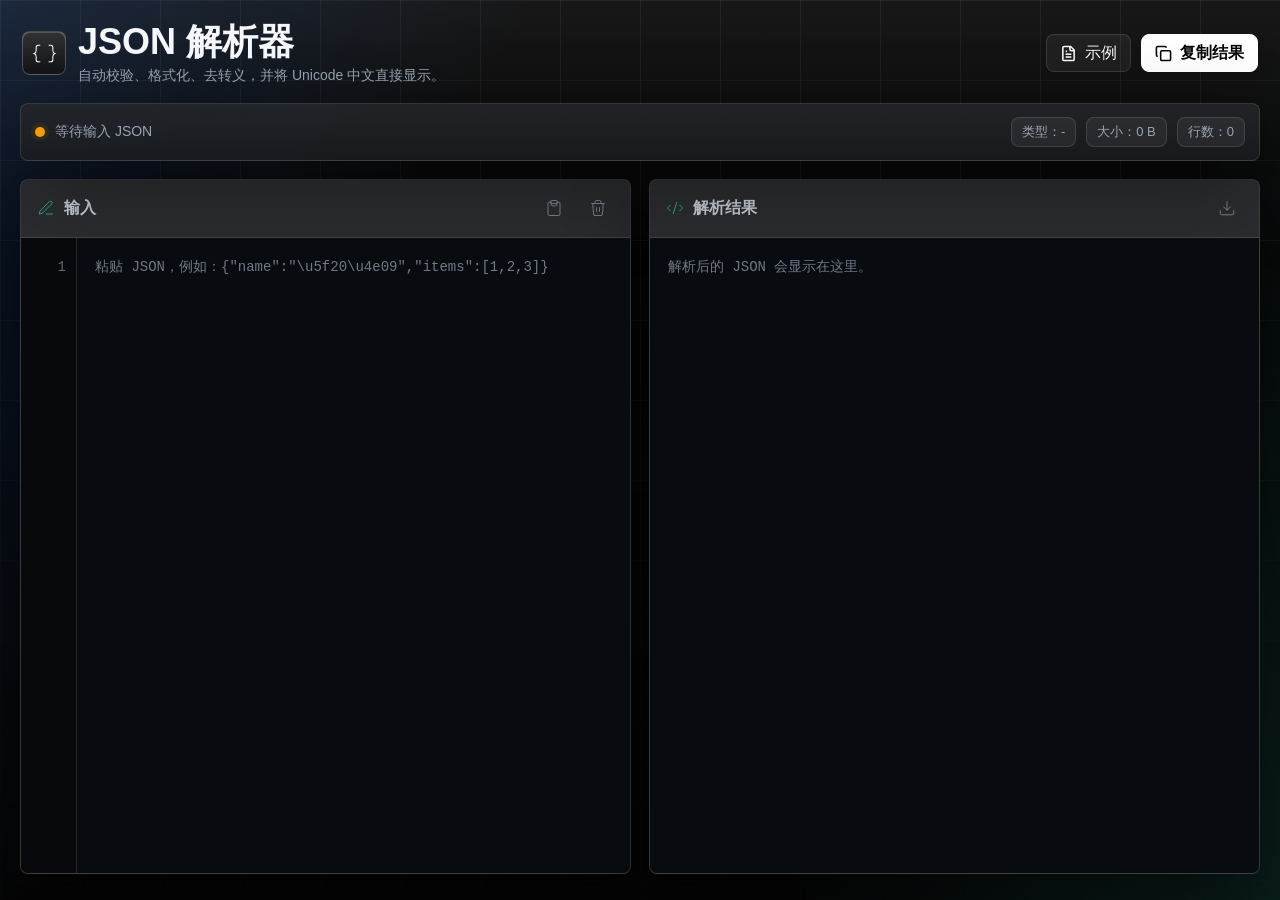
<file: json-parser/index.html>
<!doctype html>
<html lang="zh-CN">

<head>
  <meta charset="utf-8">
  <meta name="viewport" content="width=device-width, initial-scale=1">
  <title>JSON 解析器</title>
  <style>
    :root {
      color-scheme: dark;
      --bg: #050505;
      --panel: #111317;
      --panel-soft: #171a20;
      --text: #f5f7fb;
      --muted: #9aa4b2;
      --muted-strong: #c9d1dc;
      --border: rgba(255, 255, 255, 0.12);
      --border-strong: rgba(255, 255, 255, 0.24);
      --primary: #2f7df6;
      --primary-dark: #1f5fd0;
      --success: #2dd4bf;
      --danger: #fb7185;
      --warning: #f59e0b;
      --shadow: 0 28px 80px rgba(0, 0, 0, 0.44);
      --mono: Consolas, "SFMono-Regular", "Liberation Mono", Menlo, monospace;
      --sans: Inter, "Segoe UI", "PingFang SC", "Microsoft YaHei", Arial, sans-serif;
    }

    * {
      box-sizing: border-box;
    }

    body {
      margin: 0;
      min-height: 100vh;
      background:
        linear-gradient(180deg, rgba(255, 255, 255, 0.08), transparent 260px),
        linear-gradient(90deg, rgba(255, 255, 255, 0.055) 1px, transparent 1px),
        linear-gradient(180deg, rgba(255, 255, 255, 0.05) 1px, transparent 1px),
        var(--bg);
      background-size: auto, 80px 80px, 80px 80px, auto;
      color: var(--text);
      font-family: var(--sans);
    }

    body::before {
      content: "";
      position: fixed;
      inset: 0;
      pointer-events: none;
      background:
        linear-gradient(120deg, rgba(47, 125, 246, 0.16), transparent 30%, transparent 72%, rgba(45, 212, 191, 0.12)),
        linear-gradient(180deg, transparent, rgba(5, 5, 5, 0.86) 78%);
      z-index: -1;
    }

    button,
    textarea {
      font: inherit;
    }

    button {
      border: 0;
      cursor: pointer;
    }

    .app {
      width: min(1480px, calc(100vw - 40px));
      min-height: 100vh;
      margin: 0 auto;
      padding: 22px 0 26px;
      display: flex;
      flex-direction: column;
      gap: 18px;
    }

    .topbar {
      display: flex;
      align-items: center;
      justify-content: space-between;
      gap: 18px;
      padding: 0 2px;
    }

    .brand {
      display: flex;
      align-items: center;
      gap: 12px;
      min-width: 0;
    }

    .mark {
      width: 44px;
      height: 44px;
      border: 1px solid var(--border-strong);
      border-radius: 8px;
      display: grid;
      place-items: center;
      background:
        linear-gradient(180deg, rgba(255, 255, 255, 0.16), rgba(255, 255, 255, 0.04)),
        #090a0c;
      color: #ffffff;
      box-shadow: inset 0 1px 0 rgba(255, 255, 255, 0.18);
      flex: 0 0 auto;
    }

    .mark svg {
      width: 25px;
      height: 25px;
    }

    h1 {
      margin: 0;
      font-size: 36px;
      line-height: 1.1;
      letter-spacing: 0;
    }

    .subtitle {
      margin: 5px 0 0;
      color: var(--muted);
      font-size: 14px;
    }

    .actions {
      display: flex;
      align-items: center;
      justify-content: flex-end;
      gap: 10px;
      flex-wrap: wrap;
    }

    .button {
      min-height: 38px;
      border-radius: 8px;
      padding: 0 13px;
      display: inline-flex;
      align-items: center;
      gap: 8px;
      color: var(--text);
      background: rgba(255, 255, 255, 0.06);
      border: 1px solid var(--border);
      box-shadow: none;
      transition: border-color 160ms ease, transform 160ms ease, background 160ms ease;
      white-space: nowrap;
    }

    .button:hover,
    .button:focus-visible {
      border-color: var(--border-strong);
      background: rgba(255, 255, 255, 0.1);
      transform: translateY(-1px);
      outline: none;
    }

    .button.primary {
      color: #050505;
      background: #ffffff;
      border-color: #ffffff;
      font-weight: 700;
    }

    .button.primary:hover,
    .button.primary:focus-visible {
      background: #eef3ff;
      border-color: #eef3ff;
    }

    .button svg {
      width: 17px;
      height: 17px;
      stroke-width: 2.2;
      flex: 0 0 auto;
    }

    .status-strip {
      display: grid;
      grid-template-columns: minmax(0, 1.2fr) repeat(3, auto);
      align-items: center;
      gap: 10px;
      padding: 13px 14px;
      border: 1px solid var(--border);
      border-radius: 8px;
      background:
        linear-gradient(180deg, rgba(255, 255, 255, 0.075), rgba(255, 255, 255, 0.035)),
        rgba(17, 19, 23, 0.86);
      box-shadow: var(--shadow);
      backdrop-filter: blur(18px);
    }

    .status-main {
      min-width: 0;
      display: flex;
      align-items: center;
      gap: 10px;
      color: var(--muted);
      font-size: 14px;
    }

    .status-dot {
      width: 10px;
      height: 10px;
      border-radius: 50%;
      background: var(--warning);
      box-shadow: 0 0 0 4px rgba(184, 107, 0, 0.12);
      flex: 0 0 auto;
    }

    .status-strip.valid .status-dot {
      background: var(--success);
      box-shadow: 0 0 0 4px rgba(45, 212, 191, 0.14), 0 0 18px rgba(45, 212, 191, 0.58);
    }

    .status-strip.invalid .status-dot {
      background: var(--danger);
      box-shadow: 0 0 0 4px rgba(251, 113, 133, 0.14), 0 0 18px rgba(251, 113, 133, 0.34);
    }

    .status-text {
      overflow: hidden;
      text-overflow: ellipsis;
      white-space: nowrap;
    }

    .metric {
      min-height: 30px;
      padding: 5px 10px;
      border-radius: 8px;
      background: rgba(255, 255, 255, 0.055);
      border: 1px solid var(--border);
      color: var(--muted);
      font-size: 13px;
      white-space: nowrap;
    }

    .workspace {
      flex: 1;
      min-height: 0;
      display: grid;
      grid-template-columns: minmax(0, 1fr) minmax(0, 1fr);
      gap: 18px;
    }

    .pane {
      min-height: 540px;
      display: flex;
      flex-direction: column;
      border: 1px solid var(--border);
      border-radius: 8px;
      background:
        linear-gradient(180deg, rgba(255, 255, 255, 0.075), rgba(255, 255, 255, 0.035)),
        var(--panel);
      box-shadow: var(--shadow);
      overflow: hidden;
    }

    .pane-head {
      height: 58px;
      padding: 0 14px 0 16px;
      display: flex;
      align-items: center;
      justify-content: space-between;
      gap: 12px;
      border-bottom: 1px solid var(--border);
      background: rgba(255, 255, 255, 0.045);
    }

    .pane-title {
      min-width: 0;
      display: flex;
      align-items: center;
      gap: 9px;
      font-weight: 700;
      color: var(--muted-strong);
    }

    .pane-title svg {
      width: 18px;
      height: 18px;
      color: var(--success);
      flex: 0 0 auto;
    }

    .pane-tools {
      display: flex;
      align-items: center;
      gap: 8px;
      flex: 0 0 auto;
    }

    .icon-button {
      width: 36px;
      height: 36px;
      border-radius: 8px;
      display: grid;
      place-items: center;
      color: var(--muted);
      background: transparent;
      border: 1px solid transparent;
      transition: background 160ms ease, border-color 160ms ease, color 160ms ease;
    }

    .icon-button:hover,
    .icon-button:focus-visible {
      background: rgba(255, 255, 255, 0.08);
      border-color: var(--border-strong);
      color: var(--text);
      outline: none;
    }

    .icon-button svg {
      width: 18px;
      height: 18px;
    }

    .editor-wrap {
      position: relative;
      flex: 1;
      min-height: 0;
      background: #080b10;
    }

    .editor-shell {
      height: 100%;
      min-height: 480px;
      display: grid;
      grid-template-columns: 56px minmax(0, 1fr);
      background: #080b10;
    }

    .line-gutter {
      margin: 0;
      padding: 18px 10px 18px 0;
      overflow: hidden;
      color: rgba(154, 164, 178, 0.62);
      background: #07090d;
      border-right: 1px solid var(--border);
      font-family: var(--mono);
      font-size: 14px;
      line-height: 1.68;
      text-align: right;
      user-select: none;
      white-space: pre;
    }

    textarea {
      width: 100%;
      height: 100%;
      min-height: 480px;
      padding: 18px;
      resize: none;
      outline: none;
      border: 0;
      display: block;
      color: #e9eef8;
      background: #080b10;
      caret-color: var(--success);
      font-family: var(--mono);
      font-size: 14px;
      line-height: 1.68;
      tab-size: 2;
      letter-spacing: 0;
      overflow: auto;
      white-space: pre;
    }

    textarea::placeholder {
      color: rgba(154, 164, 178, 0.72);
    }

    .output {
      height: 100%;
      min-height: 480px;
      margin: 0;
      padding: 18px 0;
      overflow: auto;
      color: #dbe7f7;
      background: #080b10;
      font-family: var(--mono);
      font-size: 14px;
      line-height: 1.68;
      white-space: pre;
      tab-size: 2;
    }

    .placeholder {
      padding-left: 18px;
      color: rgba(154, 164, 178, 0.72);
    }

    .json-line {
      min-width: max-content;
      display: flex;
      align-items: baseline;
      min-height: 23.52px;
    }

    .output-line-no {
      width: 56px;
      padding-right: 10px;
      flex: 0 0 56px;
      color: rgba(154, 164, 178, 0.62);
      background: #07090d;
      border-right: 1px solid var(--border);
      text-align: right;
      user-select: none;
      align-self: stretch;
    }

    .json-content {
      min-width: 0;
      padding-right: 24px;
    }

    .json-indent {
      display: inline-block;
      width: calc(var(--depth) * 22px);
    }

    .fold-toggle {
      width: 18px;
      height: 18px;
      margin: 0 4px 0 0;
      padding: 0;
      border-radius: 5px;
      display: inline-grid;
      place-items: center;
      color: var(--muted-strong);
      background: rgba(255, 255, 255, 0.08);
      font-family: var(--mono);
      font-size: 11px;
      line-height: 1;
      vertical-align: 1px;
    }

    .fold-toggle:hover {
      color: #050505;
      background: var(--success);
    }

    .json-key {
      color: #93c5fd;
    }

    .json-string {
      color: #86efac;
    }

    .json-number {
      color: #fbbf24;
    }

    .json-boolean {
      color: #f0abfc;
    }

    .json-null {
      color: #c4b5fd;
    }

    .json-bracket,
    .json-punctuation,
    .json-count {
      color: #dbe7f7;
    }

    .json-count {
      opacity: 0.62;
    }

    .error-box {
      margin: 14px;
      padding: 14px 15px;
      border-radius: 8px;
      border: 1px solid rgba(251, 113, 133, 0.32);
      background: rgba(251, 113, 133, 0.1);
      color: #fecdd3;
      font-size: 14px;
      line-height: 1.55;
    }

    .hidden {
      display: none;
    }

    @media (max-width: 980px) {
      .app {
        width: min(100vw - 24px, 760px);
        padding: 14px 0;
      }

      .topbar,
      .status-strip,
      .workspace {
        grid-template-columns: 1fr;
      }

      .topbar {
        align-items: stretch;
        flex-direction: column;
      }

      .actions {
        justify-content: flex-start;
      }

      h1 {
        font-size: 30px;
      }

      .subtitle {
        font-size: 13px;
        line-height: 1.55;
      }

      .status-strip {
        display: flex;
        align-items: stretch;
        flex-direction: column;
      }

      .status-text {
        white-space: normal;
      }

      .metric {
        width: 100%;
      }

      .pane {
        min-height: 420px;
      }

      .editor-shell,
      textarea,
      .output {
        min-height: 360px;
        font-size: 13px;
      }

      .line-gutter,
      .output-line-no {
        width: 48px;
        flex-basis: 48px;
        font-size: 13px;
      }

      .editor-shell {
        grid-template-columns: 48px minmax(0, 1fr);
      }
    }
  </style>
</head>

<body>
  <main class="app">
    <header class="topbar">
      <div class="brand">
        <div class="mark" aria-hidden="true">
          <svg viewBox="0 0 24 24" fill="none" stroke="currentColor">
            <path d="M8 4H6a2 2 0 0 0-2 2v3a3 3 0 0 1-2 3 3 3 0 0 1 2 3v3a2 2 0 0 0 2 2h2"></path>
            <path d="M16 4h2a2 2 0 0 1 2 2v3a3 3 0 0 0 2 3 3 3 0 0 0-2 3v3a2 2 0 0 1-2 2h-2"></path>
          </svg>
        </div>
        <div>
          <h1>JSON 解析器</h1>
          <p class="subtitle">自动校验、格式化、去转义，并将 Unicode 中文直接显示。</p>
        </div>
      </div>
      <div class="actions">
        <button class="button" id="sampleBtn" type="button">
          <svg viewBox="0 0 24 24" fill="none" stroke="currentColor">
            <path d="M15 2H6a2 2 0 0 0-2 2v16a2 2 0 0 0 2 2h12a2 2 0 0 0 2-2V7Z"></path>
            <path d="M14 2v4a2 2 0 0 0 2 2h4"></path>
            <path d="M10 9H8"></path>
            <path d="M16 13H8"></path>
            <path d="M16 17H8"></path>
          </svg>
          示例
        </button>
        <button class="button primary" id="copyBtn" type="button">
          <svg viewBox="0 0 24 24" fill="none" stroke="currentColor">
            <rect width="14" height="14" x="8" y="8" rx="2"></rect>
            <path d="M4 16c-1.1 0-2-.9-2-2V4c0-1.1.9-2 2-2h10c1.1 0 2 .9 2 2"></path>
          </svg>
          复制结果
        </button>
      </div>
    </header>

    <section class="status-strip" id="statusStrip" aria-live="polite">
      <div class="status-main">
        <span class="status-dot" aria-hidden="true"></span>
        <span class="status-text" id="statusText">等待输入 JSON</span>
      </div>
      <div class="metric" id="typeMetric">类型：-</div>
      <div class="metric" id="sizeMetric">大小：0 B</div>
      <div class="metric" id="lineMetric">行数：0</div>
    </section>

    <section class="workspace">
      <article class="pane">
        <div class="pane-head">
          <div class="pane-title">
            <svg viewBox="0 0 24 24" fill="none" stroke="currentColor">
              <path d="M12 20h9"></path>
              <path d="M16.5 3.5a2.12 2.12 0 0 1 3 3L7 19l-4 1 1-4Z"></path>
            </svg>
            输入
          </div>
          <div class="pane-tools">
            <button class="icon-button" id="pasteBtn" type="button" title="粘贴">
              <svg viewBox="0 0 24 24" fill="none" stroke="currentColor">
                <path d="M8 4v3a2 2 0 0 0 2 2h4a2 2 0 0 0 2-2V4"></path>
                <rect width="8" height="4" x="8" y="2" rx="1"></rect>
                <path d="M16 4h2a2 2 0 0 1 2 2v14a2 2 0 0 1-2 2H6a2 2 0 0 1-2-2V6a2 2 0 0 1 2-2h2"></path>
              </svg>
            </button>
            <button class="icon-button" id="clearBtn" type="button" title="清空">
              <svg viewBox="0 0 24 24" fill="none" stroke="currentColor">
                <path d="M3 6h18"></path>
                <path d="M8 6V4a2 2 0 0 1 2-2h4a2 2 0 0 1 2 2v2"></path>
                <path d="M19 6l-1 14a2 2 0 0 1-2 2H8a2 2 0 0 1-2-2L5 6"></path>
                <path d="M10 11v6"></path>
                <path d="M14 11v6"></path>
              </svg>
            </button>
          </div>
        </div>
        <div class="editor-wrap">
          <div class="editor-shell">
            <pre class="line-gutter" id="inputLines" aria-hidden="true">1</pre>
            <textarea id="input" spellcheck="false" wrap="off"
              placeholder='粘贴 JSON，例如：{"name":"\u5f20\u4e09","items":[1,2,3]}'></textarea>
          </div>
        </div>
      </article>

      <article class="pane">
        <div class="pane-head">
          <div class="pane-title">
            <svg viewBox="0 0 24 24" fill="none" stroke="currentColor">
              <path d="m18 16 4-4-4-4"></path>
              <path d="m6 8-4 4 4 4"></path>
              <path d="m14.5 4-5 16"></path>
            </svg>
            解析结果
          </div>
          <div class="pane-tools">
            <button class="icon-button" id="downloadBtn" type="button" title="下载 JSON">
              <svg viewBox="0 0 24 24" fill="none" stroke="currentColor">
                <path d="M12 15V3"></path>
                <path d="M21 15v4a2 2 0 0 1-2 2H5a2 2 0 0 1-2-2v-4"></path>
                <path d="m7 10 5 5 5-5"></path>
              </svg>
            </button>
          </div>
        </div>
        <div class="editor-wrap" id="resultWrap">
          <div class="output placeholder" id="output">解析后的 JSON 会显示在这里。</div>
          <div class="error-box hidden" id="errorBox"></div>
        </div>
      </article>
    </section>
  </main>

  <script>
    const input = document.querySelector("#input");
    const inputLines = document.querySelector("#inputLines");
    const output = document.querySelector("#output");
    const errorBox = document.querySelector("#errorBox");
    const statusStrip = document.querySelector("#statusStrip");
    const statusText = document.querySelector("#statusText");
    const typeMetric = document.querySelector("#typeMetric");
    const sizeMetric = document.querySelector("#sizeMetric");
    const lineMetric = document.querySelector("#lineMetric");
    const sampleBtn = document.querySelector("#sampleBtn");
    const clearBtn = document.querySelector("#clearBtn");
    const pasteBtn = document.querySelector("#pasteBtn");
    const copyBtn = document.querySelector("#copyBtn");
    const downloadBtn = document.querySelector("#downloadBtn");

    const sample = String.raw`{
  "catalog": [
    {
      "key": "AlarmLine",
      "label": "\u62A5\u8B66\u7EBF",
      "description": null,
      "tags": ["line", "threshold", "\u544A\u8B66"]
    },
    {
      "key": "AlarmLevel",
      "label": "\u62A5\u8B66\u63A8\u9001\u7EA7\u522B",
      "description": null,
      "levels": [
        { "code": 1, "name": "\u4F4E", "channels": ["web"] },
        { "code": 2, "name": "\u4E2D", "channels": ["web", "sms"] },
        { "code": 3, "name": "\u9AD8", "channels": ["web", "sms", "phone"] }
      ]
    }
  ],
  "dimensionValues": {
    "kind": 6,
    "flag": true,
    "module": "AdvancedAlarmSystem",
    "group": "AlarmMessage",
    "method": "QueryMessageIdentityAsync",
    "identityTypes": ["device", "region", "user"],
    "retryIntervals": [5, 15, 30, 60],
    "enabledWeekdays": [1, 2, 3, 4, 5],
    "matrix": [
      [1, 0, 0],
      [0, 1, 0],
      [0, 0, 1]
    ]
  },
  "receivers": [
    {
      "id": 1001,
      "name": "\u8FD0\u7EF4\u4E00\u7EC4",
      "users": [
        { "id": "u001", "name": "\u5F20\u4E09", "roles": ["owner", "reviewer"] },
        { "id": "u002", "name": "\u674E\u56DB", "roles": ["viewer"] }
      ]
    },
    {
      "id": 1002,
      "name": "\u503C\u73ED\u4E2D\u5FC3",
      "users": []
    }
  ],
  "history": [
    { "time": "2026-07-06 09:00:00", "status": "created" },
    { "time": "2026-07-06 09:15:00", "status": "pushed" },
    { "time": "2026-07-06 09:20:00", "status": "confirmed" }
  ]
}`;
    let formattedResult = "";
    let currentJsonValue = null;
    let collapsedPaths = new Set();
    let parseTimer = 0;

    input.addEventListener("input", () => {
      updateInputLineNumbers();
      window.clearTimeout(parseTimer);
      parseTimer = window.setTimeout(parseAndRender, 120);
    });

    input.addEventListener("scroll", () => {
      inputLines.scrollTop = input.scrollTop;
    });

    input.addEventListener("keydown", (event) => {
      if (event.key === "Tab") {
        event.preventDefault();
        const start = input.selectionStart;
        const end = input.selectionEnd;
        input.setRangeText("  ", start, end, "end");
        updateInputLineNumbers();
        parseAndRender();
      }
    });

    sampleBtn.addEventListener("click", () => {
      input.value = sample;
      input.focus();
      updateInputLineNumbers();
      parseAndRender();
    });

    clearBtn.addEventListener("click", () => {
      input.value = "";
      input.focus();
      updateInputLineNumbers();
      renderEmpty();
    });

    pasteBtn.addEventListener("click", async () => {
      if (!navigator.clipboard?.readText) {
        setStatus("invalid", "当前浏览器不支持直接读取剪贴板");
        return;
      }

      try {
        input.value = await navigator.clipboard.readText();
        input.focus();
        updateInputLineNumbers();
        parseAndRender();
      } catch {
        setStatus("invalid", "浏览器没有授权读取剪贴板");
      }
    });

    copyBtn.addEventListener("click", async () => {
      if (!formattedResult) {
        setStatus("invalid", "没有可复制的解析结果");
        return;
      }

      try {
        await navigator.clipboard.writeText(formattedResult);
        setStatus("valid", "已复制格式化后的 JSON");
      } catch {
        setStatus("invalid", "复制失败，请手动选择结果复制");
      }
    });

    downloadBtn.addEventListener("click", () => {
      if (!formattedResult) {
        setStatus("invalid", "没有可下载的解析结果");
        return;
      }

      const blob = new Blob([formattedResult], { type: "application/json;charset=utf-8" });
      const url = URL.createObjectURL(blob);
      const link = document.createElement("a");
      link.href = url;
      link.download = "formatted.json";
      link.click();
      URL.revokeObjectURL(url);
    });

    output.addEventListener("click", (event) => {
      const button = event.target.closest(".fold-toggle");
      if (!button || !output.contains(button) || currentJsonValue === null) {
        return;
      }

      const path = button.dataset.path;
      if (collapsedPaths.has(path)) {
        collapsedPaths.delete(path);
      } else {
        collapsedPaths.add(path);
      }
      drawJsonTree(currentJsonValue);
    });

    function parseAndRender() {
      const raw = input.value.trim();

      if (!raw) {
        renderEmpty();
        return;
      }

      const result = parseJson(raw);

      if (!result.ok) {
        formattedResult = "";
        currentJsonValue = null;
        collapsedPaths.clear();
        output.classList.add("hidden");
        errorBox.classList.remove("hidden");
        errorBox.textContent = result.message;
        setStatus("invalid", "JSON 校验失败");
        typeMetric.textContent = "类型：-";
        sizeMetric.textContent = `大小：${formatBytes(new Blob([input.value]).size)}`;
        lineMetric.textContent = `行数：${countLines(input.value)}`;
        return;
      }

      formattedResult = JSON.stringify(result.value, null, 2);
      currentJsonValue = result.value;
      collapsedPaths.clear();
      drawJsonTree(result.value);
      errorBox.classList.add("hidden");
      setStatus("valid", result.unescaped ? "JSON 合法，已格式化并去除外层转义" : "JSON 合法，已格式化");
      typeMetric.textContent = `类型：${getJsonType(result.value)}`;
      sizeMetric.textContent = `大小：${formatBytes(new Blob([formattedResult]).size)}`;
      lineMetric.textContent = `行数：${countLines(formattedResult)}`;
    }

    function drawJsonTree(value) {
      output.textContent = "";
      output.classList.remove("placeholder", "hidden");
      let lineNumber = 1;

      const appendLine = (depth, buildContent) => {
        const line = document.createElement("div");
        line.className = "json-line";

        const number = document.createElement("span");
        number.className = "output-line-no";
        number.textContent = lineNumber;
        lineNumber += 1;

        const content = document.createElement("span");
        content.className = "json-content";
        content.style.setProperty("--depth", depth);

        const indent = document.createElement("span");
        indent.className = "json-indent";
        content.append(indent);
        buildContent(content);

        line.append(number, content);
        output.append(line);
      };

      renderJsonNode(value, 0, null, [], false, appendLine);
    }

    function renderJsonNode(value, depth, key, path, trailingComma, appendLine) {
      const pathId = JSON.stringify(path);
      const isArray = Array.isArray(value);
      const isObject = value !== null && typeof value === "object";

      if (!isObject) {
        appendLine(depth, (content) => {
          appendKey(content, key);
          appendPrimitive(content, value);
          appendComma(content, trailingComma);
        });
        return;
      }

      const entries = isArray
        ? value.map((item, index) => [String(index), item])
        : Object.entries(value);
      const open = isArray ? "[" : "{";
      const close = isArray ? "]" : "}";

      if (entries.length === 0) {
        appendLine(depth, (content) => {
          appendKey(content, key);
          appendToken(content, "json-bracket", `${open}${close}`);
          appendComma(content, trailingComma);
        });
        return;
      }

      if (collapsedPaths.has(pathId)) {
        appendLine(depth, (content) => {
          appendFoldButton(content, pathId, true);
          appendKey(content, key);
          appendToken(content, "json-bracket", `${open}...${close}`);
          appendToken(content, "json-count", ` ${entries.length} 项`);
          appendComma(content, trailingComma);
        });
        return;
      }

      appendLine(depth, (content) => {
        appendFoldButton(content, pathId, false);
        appendKey(content, key);
        appendToken(content, "json-bracket", open);
      });

      entries.forEach(([entryKey, entryValue], index) => {
        const childPath = path.concat(entryKey);
        const childKey = isArray ? null : entryKey;
        renderJsonNode(entryValue, depth + 1, childKey, childPath, index < entries.length - 1, appendLine);
      });

      appendLine(depth, (content) => {
        appendToken(content, "json-bracket", close);
        appendComma(content, trailingComma);
      });
    }

    function appendFoldButton(parent, pathId, collapsed) {
      const button = document.createElement("button");
      button.className = "fold-toggle";
      button.type = "button";
      button.dataset.path = pathId;
      button.title = collapsed ? "展开" : "折叠";
      button.setAttribute("aria-label", collapsed ? "展开" : "折叠");
      button.textContent = collapsed ? "▶" : "▼";
      parent.append(button);
    }

    function appendKey(parent, key) {
      if (key === null) {
        return;
      }

      appendToken(parent, "json-key", `${JSON.stringify(key)}: `);
    }

    function appendPrimitive(parent, value) {
      if (typeof value === "string") {
        appendToken(parent, "json-string", JSON.stringify(value));
        return;
      }

      if (typeof value === "number") {
        appendToken(parent, "json-number", String(value));
        return;
      }

      if (typeof value === "boolean") {
        appendToken(parent, "json-boolean", String(value));
        return;
      }

      appendToken(parent, "json-null", "null");
    }

    function appendComma(parent, enabled) {
      if (enabled) {
        appendToken(parent, "json-punctuation", ",");
      }
    }

    function appendToken(parent, className, text) {
      const token = document.createElement("span");
      token.className = className;
      token.textContent = text;
      parent.append(token);
    }

    function parseJson(raw) {
      const candidates = buildCandidates(raw);
      let lastError = null;

      for (const candidate of candidates) {
        try {
          const parsed = JSON.parse(candidate.text);
          const normalized = unwrapJsonString(parsed, candidate.unescaped);
          return { ok: true, value: normalized.value, unescaped: normalized.unescaped };
        } catch (error) {
          lastError = error;
        }
      }

      return {
        ok: false,
        message: formatJsonError(lastError, raw)
      };
    }

    function buildCandidates(raw) {
      const text = raw.trim();
      const candidates = [{ text, unescaped: false }];

      if (isWrappedInQuotes(text)) {
        try {
          const unwrapped = JSON.parse(text);
          if (typeof unwrapped === "string") {
            candidates.push({ text: unwrapped.trim(), unescaped: true });
          }
        } catch {
          // Keep the original parser error as the useful signal.
        }
      }

      const quoteFixed = text.replace(/\\"/g, '"').replace(/\\\//g, "/");
      if (quoteFixed !== text) {
        candidates.push({ text: quoteFixed, unescaped: true });
      }

      const unicodeFixed = text.replace(/\\u([\dA-Fa-f]{4})/g, (_, code) => {
        return String.fromCharCode(Number.parseInt(code, 16));
      });
      if (unicodeFixed !== text) {
        candidates.push({ text: unicodeFixed, unescaped: true });
      }

      return dedupeCandidates(candidates);
    }

    function unwrapJsonString(value, wasUnescaped) {
      let current = value;
      let unescaped = wasUnescaped;

      for (let i = 0; i < 4; i += 1) {
        if (typeof current !== "string") {
          break;
        }

        const text = current.trim();
        if (!looksLikeJson(text)) {
          break;
        }

        try {
          current = JSON.parse(text);
          unescaped = true;
        } catch {
          break;
        }
      }

      return { value: current, unescaped };
    }

    function looksLikeJson(text) {
      return (
        (text.startsWith("{") && text.endsWith("}")) ||
        (text.startsWith("[") && text.endsWith("]")) ||
        isWrappedInQuotes(text)
      );
    }

    function isWrappedInQuotes(text) {
      return text.length >= 2 && text.startsWith('"') && text.endsWith('"');
    }

    function dedupeCandidates(candidates) {
      const seen = new Set();
      return candidates.filter((candidate) => {
        if (seen.has(candidate.text)) {
          return false;
        }
        seen.add(candidate.text);
        return true;
      });
    }

    function formatJsonError(error, source) {
      const base = error?.message || "无法解析 JSON";
      const position = extractErrorPosition(base);

      if (position === null) {
        return base;
      }

      const location = getLineColumn(source, position);
      return `${base}\n位置：第 ${location.line} 行，第 ${location.column} 列`;
    }

    function extractErrorPosition(message) {
      const match = message.match(/position\s+(\d+)/i);
      return match ? Number(match[1]) : null;
    }

    function getLineColumn(text, position) {
      const before = text.slice(0, position);
      const lines = before.split(/\r\n|\r|\n/);
      return {
        line: lines.length,
        column: lines[lines.length - 1].length + 1
      };
    }

    function renderEmpty() {
      formattedResult = "";
      currentJsonValue = null;
      collapsedPaths.clear();
      output.textContent = "解析后的 JSON 会显示在这里。";
      output.classList.add("placeholder");
      output.classList.remove("hidden");
      errorBox.classList.add("hidden");
      setStatus("", "等待输入 JSON");
      typeMetric.textContent = "类型：-";
      sizeMetric.textContent = "大小：0 B";
      lineMetric.textContent = "行数：0";
    }

    function updateInputLineNumbers() {
      const lines = Math.max(1, countLines(input.value));
      inputLines.textContent = Array.from({ length: lines }, (_, index) => index + 1).join("\n");
      inputLines.scrollTop = input.scrollTop;
    }

    function setStatus(state, message) {
      statusStrip.classList.remove("valid", "invalid");
      if (state) {
        statusStrip.classList.add(state);
      }
      statusText.textContent = message;
    }

    function getJsonType(value) {
      if (Array.isArray(value)) {
        return "数组";
      }
      if (value === null) {
        return "null";
      }

      const types = {
        object: "对象",
        string: "字符串",
        number: "数字",
        boolean: "布尔值"
      };
      return types[typeof value] || typeof value;
    }

    function countLines(text) {
      return text ? text.split(/\r\n|\r|\n/).length : 0;
    }

    function formatBytes(bytes) {
      if (bytes < 1024) {
        return `${bytes} B`;
      }

      if (bytes < 1024 * 1024) {
        return `${(bytes / 1024).toFixed(1)} KB`;
      }

      return `${(bytes / 1024 / 1024).toFixed(2)} MB`;
    }

    updateInputLineNumbers();
    renderEmpty();
  </script>
</body>

</html>
</file>
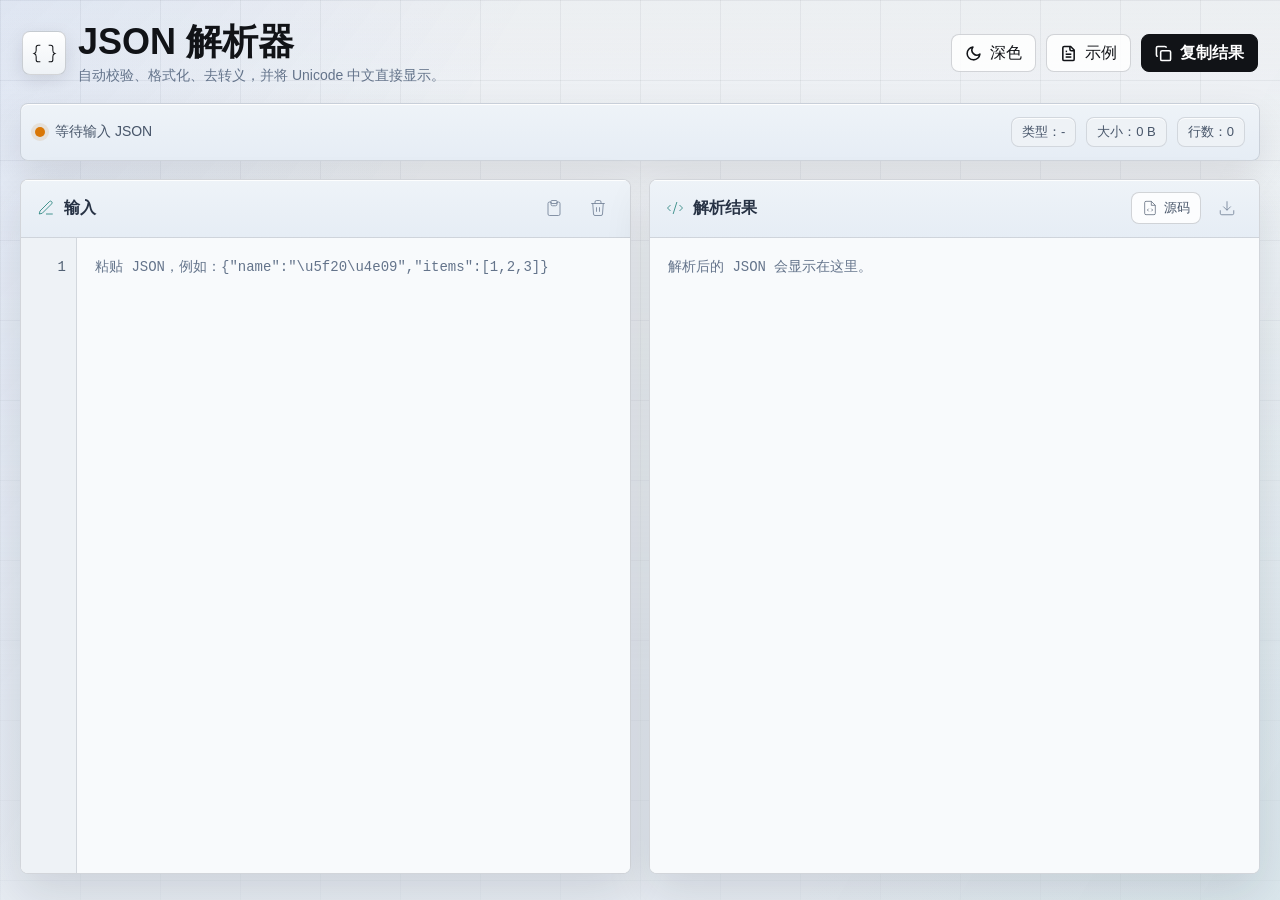
<file: Json/index.html>
<!doctype html>
<html lang="zh-CN">

<head>
  <meta charset="utf-8">
  <meta name="viewport" content="width=device-width, initial-scale=1">
  <title>JSON 解析器</title>
  <link rel="stylesheet" href="../tool-base.css">
  <style>
    button,
    textarea {
      font: inherit;
    }

    .app {
      height: 100vh;
      height: 100dvh;
      min-height: auto;
    }

    .status-strip {
      display: grid;
      grid-template-columns: minmax(0, 1.2fr) repeat(3, auto);
      align-items: center;
      gap: 10px;
      padding: 13px 14px;
      border: 1px solid var(--border);
      border-radius: 8px;
      background:
        linear-gradient(180deg, rgba(255, 255, 255, 0.075), rgba(255, 255, 255, 0.035)),
        rgba(17, 19, 23, 0.86);
      box-shadow: var(--shadow);
      backdrop-filter: blur(18px);
    }

    .workspace {
      flex: 1;
      min-height: 540px;
      display: grid;
      grid-template-columns: minmax(0, 1fr) minmax(0, 1fr);
      grid-template-rows: minmax(0, 1fr);
      gap: 18px;
    }

    .tool-toggle {
      height: 32px;
      padding: 0 10px;
      border-radius: 8px;
      display: inline-flex;
      align-items: center;
      gap: 6px;
      color: var(--muted);
      background: transparent;
      border: 1px solid var(--border);
      font-size: 13px;
      white-space: nowrap;
      transition: background 160ms ease, border-color 160ms ease, color 160ms ease;
    }

    .tool-toggle:hover,
    .tool-toggle:focus-visible {
      background: rgba(255, 255, 255, 0.08);
      border-color: var(--border-strong);
      color: var(--text);
      outline: none;
    }

    .tool-toggle.active {
      color: #050505;
      background: var(--success);
      border-color: var(--success);
    }

    .tool-toggle svg {
      width: 16px;
      height: 16px;
    }

    .editor-shell {
      height: 100%;
      min-height: 480px;
      display: grid;
      grid-template-columns: 56px minmax(0, 1fr);
      grid-template-rows: minmax(0, 1fr);
      background: #080b10;
    }

    textarea {
      width: 100%;
      height: 100%;
      min-height: 480px;
      padding: 18px;
      resize: none;
      outline: none;
      border: 0;
      display: block;
      color: #e9eef8;
      background: #080b10;
      caret-color: var(--success);
      font-family: var(--mono);
      font-size: 14px;
      line-height: 1.68;
      tab-size: 2;
      letter-spacing: 0;
      overflow: auto;
      white-space: pre;
    }

    .output {
      position: relative;
      height: 100%;
      min-height: 480px;
      margin: 0;
      padding: 18px 0;
      overflow: auto;
      color: #dbe7f7;
      background: #080b10;
      font-family: var(--mono);
      font-size: 14px;
      line-height: 1.68;
      white-space: pre;
      tab-size: 2;
    }

    .placeholder {
      padding-left: 18px;
      color: rgba(154, 164, 178, 0.72);
    }

    /* Only the rows in view are rendered; the spacer keeps the full scroll size. */
    .json-spacer {
      position: relative;
      min-width: 100%;
    }

    .json-rows {
      position: absolute;
      top: 0;
      left: 0;
      width: 100%;
    }

    .json-line {
      min-width: max-content;
      display: flex;
      align-items: baseline;
      height: 23.52px;
    }

    .output-line-no {
      width: 56px;
      padding-right: 10px;
      flex: 0 0 56px;
      color: rgba(154, 164, 178, 0.62);
      background: #07090d;
      border-right: 1px solid var(--border);
      text-align: right;
      user-select: none;
      align-self: stretch;
    }

    .json-content {
      min-width: 0;
      padding-right: 24px;
    }

    .json-indent {
      display: inline-block;
      width: calc(var(--depth) * 22px);
    }

    .fold-toggle {
      width: 18px;
      height: 18px;
      margin: 0 4px 0 0;
      padding: 0;
      border-radius: 5px;
      display: inline-grid;
      place-items: center;
      color: var(--muted-strong);
      background: rgba(255, 255, 255, 0.08);
      font-family: var(--mono);
      font-size: 11px;
      line-height: 1;
      vertical-align: 1px;
    }

    .fold-toggle:hover {
      color: #050505;
      background: var(--success);
    }

    .json-key {
      color: #93c5fd;
    }

    .json-string {
      color: #86efac;
    }

    .json-number {
      color: #fbbf24;
    }

    .json-boolean {
      color: #f0abfc;
    }

    .json-null {
      color: #c4b5fd;
    }

    .json-bracket,
    .json-punctuation,
    .json-count {
      color: #dbe7f7;
    }

    .json-count {
      opacity: 0.62;
    }

    .error-box {
      margin: 14px;
      padding: 14px 15px;
      border-radius: 8px;
      border: 1px solid rgba(251, 113, 133, 0.32);
      background: rgba(251, 113, 133, 0.1);
      color: #fecdd3;
      font-size: 14px;
      line-height: 1.55;
    }

    .hidden {
      display: none;
    }

    @media (max-width: 980px) {
      .app {
        width: min(100vw - 24px, 760px);
        height: auto;
        min-height: 100vh;
        padding: 14px 0;
      }

      .topbar,
      .status-strip,
      .workspace {
        grid-template-columns: 1fr;
      }

      .topbar {
        align-items: stretch;
        flex-direction: column;
      }

      .actions {
        justify-content: flex-start;
      }

      h1 {
        font-size: 30px;
      }

      .subtitle {
        font-size: 13px;
        line-height: 1.55;
      }

      .status-strip {
        display: flex;
        align-items: stretch;
        flex-direction: column;
      }

      .status-text {
        white-space: normal;
      }

      .metric {
        width: 100%;
      }

      .workspace {
        min-height: 0;
        grid-template-rows: none;
      }

      .pane {
        height: 75vh;
        min-height: 420px;
      }

      .editor-shell,
      textarea,
      .output {
        min-height: 360px;
        font-size: 13px;
      }

      .line-gutter,
      .output-line-no {
        width: 48px;
        flex-basis: 48px;
        font-size: 13px;
      }

      .editor-shell {
        grid-template-columns: 48px minmax(0, 1fr);
      }
    }
  </style>
  <link rel="stylesheet" href="../tool-light.css" data-light-theme>
  <style id="lightThemeStyles">
    /* Light theme inversion */
    .tool-toggle {
      color: #475569;
      background: rgba(255, 255, 255, 0.84);
      border-color: rgba(15, 23, 42, 0.18);
    }

    .tool-toggle:hover,
    .tool-toggle:focus-visible {
      color: #0f172a;
      background: #e2e8f0;
      border-color: rgba(15, 23, 42, 0.3);
    }

    .tool-toggle.active {
      color: #ffffff;
      background: #0f766e;
      border-color: #0f766e;
    }

  </style>
  <script src="../theme.js"></script>
  <script src="../tool-common.js"></script>
</head>

<body>
  <main class="app">
    <header class="topbar">
      <div class="brand">
        <div class="mark" aria-hidden="true">
          <svg viewBox="0 0 24 24" fill="none" stroke="currentColor">
            <path d="M8 4H6a2 2 0 0 0-2 2v3a3 3 0 0 1-2 3 3 3 0 0 1 2 3v3a2 2 0 0 0 2 2h2"></path>
            <path d="M16 4h2a2 2 0 0 1 2 2v3a3 3 0 0 0 2 3 3 3 0 0 0-2 3v3a2 2 0 0 1-2 2h-2"></path>
          </svg>
        </div>
        <div>
          <h1>JSON 解析器</h1>
          <p class="subtitle">自动校验、格式化、去转义，并将 Unicode 中文直接显示。</p>
        </div>
      </div>
      <div class="actions">
        <button class="button theme-toggle" id="themeToggle" type="button">
          <svg class="theme-icon theme-icon-sun" viewBox="0 0 24 24" fill="none" stroke="currentColor"
            stroke-linecap="round" stroke-linejoin="round" aria-hidden="true">
            <circle cx="12" cy="12" r="4"></circle>
            <path d="M12 2v2"></path>
            <path d="M12 20v2"></path>
            <path d="m4.93 4.93 1.42 1.42"></path>
            <path d="m17.66 17.66 1.41 1.41"></path>
            <path d="M2 12h2"></path>
            <path d="M20 12h2"></path>
            <path d="m6.34 17.66-1.41 1.41"></path>
            <path d="m19.07 4.93-1.41 1.42"></path>
          </svg>
          <svg class="theme-icon theme-icon-moon" viewBox="0 0 24 24" fill="none" stroke="currentColor"
            stroke-linecap="round" stroke-linejoin="round" aria-hidden="true">
            <path d="M21 12.79A9 9 0 1 1 11.21 3 7 7 0 0 0 21 12.79Z"></path>
          </svg>
          <span id="themeToggleText">主题</span>
        </button>

        <button class="button" id="sampleBtn" type="button">
          <svg viewBox="0 0 24 24" fill="none" stroke="currentColor">
            <path d="M15 2H6a2 2 0 0 0-2 2v16a2 2 0 0 0 2 2h12a2 2 0 0 0 2-2V7Z"></path>
            <path d="M14 2v4a2 2 0 0 0 2 2h4"></path>
            <path d="M10 9H8"></path>
            <path d="M16 13H8"></path>
            <path d="M16 17H8"></path>
          </svg>
          示例
        </button>
        <button class="button primary" id="copyBtn" type="button">
          <svg viewBox="0 0 24 24" fill="none" stroke="currentColor">
            <rect width="14" height="14" x="8" y="8" rx="2"></rect>
            <path d="M4 16c-1.1 0-2-.9-2-2V4c0-1.1.9-2 2-2h10c1.1 0 2 .9 2 2"></path>
          </svg>
          复制结果
        </button>
      </div>
    </header>

    <section class="status-strip" id="statusStrip" aria-live="polite">
      <div class="status-main">
        <span class="status-dot" aria-hidden="true"></span>
        <span class="status-text" id="statusText">等待输入 JSON</span>
      </div>
      <div class="metric" id="typeMetric">类型：-</div>
      <div class="metric" id="sizeMetric">大小：0 B</div>
      <div class="metric" id="lineMetric">行数：0</div>
    </section>

    <section class="workspace">
      <article class="pane">
        <div class="pane-head">
          <div class="pane-title">
            <svg viewBox="0 0 24 24" fill="none" stroke="currentColor">
              <path d="M12 20h9"></path>
              <path d="M16.5 3.5a2.12 2.12 0 0 1 3 3L7 19l-4 1 1-4Z"></path>
            </svg>
            输入
          </div>
          <div class="pane-tools">
            <button class="icon-button" id="pasteBtn" type="button" title="粘贴">
              <svg viewBox="0 0 24 24" fill="none" stroke="currentColor">
                <path d="M8 4v3a2 2 0 0 0 2 2h4a2 2 0 0 0 2-2V4"></path>
                <rect width="8" height="4" x="8" y="2" rx="1"></rect>
                <path d="M16 4h2a2 2 0 0 1 2 2v14a2 2 0 0 1-2 2H6a2 2 0 0 1-2-2V6a2 2 0 0 1 2-2h2"></path>
              </svg>
            </button>
            <button class="icon-button" id="clearBtn" type="button" title="清空">
              <svg viewBox="0 0 24 24" fill="none" stroke="currentColor">
                <path d="M3 6h18"></path>
                <path d="M8 6V4a2 2 0 0 1 2-2h4a2 2 0 0 1 2 2v2"></path>
                <path d="M19 6l-1 14a2 2 0 0 1-2 2H8a2 2 0 0 1-2-2L5 6"></path>
                <path d="M10 11v6"></path>
                <path d="M14 11v6"></path>
              </svg>
            </button>
          </div>
        </div>
        <div class="editor-wrap">
          <div class="editor-shell">
            <pre class="line-gutter" id="inputLines" aria-hidden="true">1</pre>
            <textarea id="input" spellcheck="false" wrap="off"
              placeholder='粘贴 JSON，例如：{"name":"\u5f20\u4e09","items":[1,2,3]}'></textarea>
          </div>
        </div>
      </article>

      <article class="pane">
        <div class="pane-head">
          <div class="pane-title">
            <svg viewBox="0 0 24 24" fill="none" stroke="currentColor">
              <path d="m18 16 4-4-4-4"></path>
              <path d="m6 8-4 4 4 4"></path>
              <path d="m14.5 4-5 16"></path>
            </svg>
            解析结果
          </div>
          <div class="pane-tools">
            <button class="tool-toggle" id="sourceBtn" type="button" aria-pressed="false"
              title="切换为可编辑、可直接选中复制的源码视图">
              <svg viewBox="0 0 24 24" fill="none" stroke="currentColor">
                <path d="M14 2H6a2 2 0 0 0-2 2v16a2 2 0 0 0 2 2h12a2 2 0 0 0 2-2V8Z"></path>
                <path d="M14 2v6h6"></path>
                <path d="m10 13-2 2 2 2"></path>
                <path d="m14 17 2-2-2-2"></path>
              </svg>
              源码
            </button>
            <button class="icon-button" id="downloadBtn" type="button" title="下载 JSON">
              <svg viewBox="0 0 24 24" fill="none" stroke="currentColor">
                <path d="M12 15V3"></path>
                <path d="M21 15v4a2 2 0 0 1-2 2H5a2 2 0 0 1-2-2v-4"></path>
                <path d="m7 10 5 5 5-5"></path>
              </svg>
            </button>
          </div>
        </div>
        <div class="editor-wrap" id="resultWrap">
          <div class="output placeholder" id="output">解析后的 JSON 会显示在这里。</div>
          <div class="editor-shell hidden" id="sourceView">
            <pre class="line-gutter" id="sourceLines" aria-hidden="true">1</pre>
            <textarea id="source" spellcheck="false" wrap="off" aria-label="格式化后的 JSON 源码，可编辑"></textarea>
          </div>
          <div class="error-box hidden" id="errorBox"></div>
        </div>
      </article>
    </section>
  </main>

  <script>
    const input = document.querySelector("#input");
    const inputLines = document.querySelector("#inputLines");
    const output = document.querySelector("#output");
    const errorBox = document.querySelector("#errorBox");
    const typeMetric = document.querySelector("#typeMetric");
    const sizeMetric = document.querySelector("#sizeMetric");
    const lineMetric = document.querySelector("#lineMetric");
    const sampleBtn = document.querySelector("#sampleBtn");
    const clearBtn = document.querySelector("#clearBtn");
    const pasteBtn = document.querySelector("#pasteBtn");
    const copyBtn = document.querySelector("#copyBtn");
    const downloadBtn = document.querySelector("#downloadBtn");
    const sourceBtn = document.querySelector("#sourceBtn");
    const sourceView = document.querySelector("#sourceView");
    const sourceLines = document.querySelector("#sourceLines");
    const source = document.querySelector("#source");

    const sample = String.raw`{
  "catalog": [
    {
      "key": "AlarmLine",
      "label": "\u62A5\u8B66\u7EBF",
      "description": null,
      "tags": ["line", "threshold", "\u544A\u8B66"]
    },
    {
      "key": "AlarmLevel",
      "label": "\u62A5\u8B66\u63A8\u9001\u7EA7\u522B",
      "description": null,
      "levels": [
        { "code": 1, "name": "\u4F4E", "channels": ["web"] },
        { "code": 2, "name": "\u4E2D", "channels": ["web", "sms"] },
        { "code": 3, "name": "\u9AD8", "channels": ["web", "sms", "phone"] }
      ]
    }
  ],
  "dimensionValues": {
    "kind": 6,
    "flag": true,
    "module": "AdvancedAlarmSystem",
    "group": "AlarmMessage",
    "method": "QueryMessageIdentityAsync",
    "identityTypes": ["device", "region", "user"],
    "retryIntervals": [5, 15, 30, 60],
    "enabledWeekdays": [1, 2, 3, 4, 5],
    "matrix": [
      [1, 0, 0],
      [0, 1, 0],
      [0, 0, 1]
    ]
  },
  "receivers": [
    {
      "id": 1001,
      "name": "\u8FD0\u7EF4\u4E00\u7EC4",
      "users": [
        { "id": "u001", "name": "\u5F20\u4E09", "roles": ["owner", "reviewer"] },
        { "id": "u002", "name": "\u674E\u56DB", "roles": ["viewer"] }
      ]
    },
    {
      "id": 1002,
      "name": "\u503C\u73ED\u4E2D\u5FC3",
      "users": []
    }
  ],
  "history": [
    { "time": "2026-07-06 09:00:00", "status": "created" },
    { "time": "2026-07-06 09:15:00", "status": "pushed" },
    { "time": "2026-07-06 09:20:00", "status": "confirmed" }
  ]
}`;
    let formattedResult = "";
    let currentJsonValue = null;
    let collapsedPaths = new Set();
    let sourceMode = false;
    let sourceBase = "";
    let parseTimer = 0;
    let sourceTimer = 0;

    const ROW_OVERSCAN = 30;
    const treeSpacer = document.createElement("div");
    const rowsLayer = document.createElement("div");
    treeSpacer.className = "json-spacer";
    rowsLayer.className = "json-rows";
    treeSpacer.append(rowsLayer);
    let jsonRows = [];
    let widestRowIndex = -1;
    let widestRowUnits = -1;
    let rowHeight = 0;
    let treeLayoutDirty = false;
    let renderedStart = -1;
    let renderedEnd = -1;
    let renderFrame = 0;

    input.addEventListener("input", () => {
      renderLineNumbers(inputLines, input);
      window.clearTimeout(parseTimer);
      parseTimer = window.setTimeout(parseAndRender, 120);
    });

    syncGutterScroll(inputLines, input);

    input.addEventListener("keydown", (event) => {
      if (event.key === "Tab") {
        event.preventDefault();
        const start = input.selectionStart;
        const end = input.selectionEnd;
        input.setRangeText("  ", start, end, "end");
        renderLineNumbers(inputLines, input);
        parseAndRender();
      }
    });

    sampleBtn.addEventListener("click", () => {
      input.value = sample;
      input.setSelectionRange(0, 0);
      input.focus();
      renderLineNumbers(inputLines, input);
      parseAndRender();
    });

    clearBtn.addEventListener("click", () => {
      input.value = "";
      input.focus();
      renderLineNumbers(inputLines, input);
      renderEmpty();
    });

    pasteBtn.addEventListener("click", async () => {
      const text = await readClipboardText();
      if (text === null) {
        return;
      }

      input.value = text;
      input.focus();
      renderLineNumbers(inputLines, input);
      parseAndRender();
    });

    copyBtn.addEventListener("click", () => {
      if (!formattedResult) {
        setStatus("invalid", "没有可复制的解析结果");
        return;
      }

      copyText(getResultText(), isSourceEdited() ? "已复制修改后的源码" : "已复制格式化后的 JSON");
    });

    downloadBtn.addEventListener("click", () => {
      if (!formattedResult) {
        setStatus("invalid", "没有可下载的解析结果");
        return;
      }

      downloadFile(getResultText(), "formatted.json", "application/json;charset=utf-8");
    });

    sourceBtn.addEventListener("click", () => {
      sourceMode = !sourceMode;
      updateResultView();
    });

    syncGutterScroll(sourceLines, source);

    source.addEventListener("input", () => {
      renderLineNumbers(sourceLines, source);
      window.clearTimeout(sourceTimer);
      sourceTimer = window.setTimeout(checkSource, 120);
    });

    source.addEventListener("keydown", (event) => {
      if (event.key === "Tab") {
        event.preventDefault();
        source.setRangeText("  ", source.selectionStart, source.selectionEnd, "end");
        renderLineNumbers(sourceLines, source);
        checkSource();
      }
    });

    output.addEventListener("click", (event) => {
      const button = event.target.closest(".fold-toggle");
      if (!button || !output.contains(button) || currentJsonValue === null) {
        return;
      }

      const path = button.dataset.path;
      if (collapsedPaths.has(path)) {
        collapsedPaths.delete(path);
      } else {
        collapsedPaths.add(path);
      }
      drawJsonTree(currentJsonValue);
    });

    output.addEventListener("scroll", () => {
      if (!renderFrame) {
        renderFrame = window.requestAnimationFrame(() => {
          renderFrame = 0;
          renderVisibleRows();
        });
      }
    }, { passive: true });

    new ResizeObserver(() => renderVisibleRows()).observe(output);

    function parseAndRender() {
      const raw = input.value.trim();

      if (!raw) {
        renderEmpty();
        return;
      }

      const result = parseJson(raw);

      if (!result.ok) {
        formattedResult = "";
        currentJsonValue = null;
        collapsedPaths.clear();
        jsonRows = [];
        output.classList.add("hidden");
        updateResultView();
        errorBox.classList.remove("hidden");
        errorBox.textContent = result.message;
        setStatus("invalid", "JSON 校验失败");
        typeMetric.textContent = "类型：-";
        sizeMetric.textContent = `大小：${formatBytes(new Blob([input.value]).size)}`;
        lineMetric.textContent = `行数：${countLines(input.value)}`;
        return;
      }

      formattedResult = JSON.stringify(result.value, null, 2);
      currentJsonValue = result.value;
      collapsedPaths.clear();
      drawJsonTree(result.value);
      updateResultView();
      errorBox.classList.add("hidden");
      setStatus("valid", result.unescaped ? "JSON 合法，已格式化并去除外层转义" : "JSON 合法，已格式化");
      typeMetric.textContent = `类型：${getJsonType(result.value)}`;
      sizeMetric.textContent = `大小：${formatBytes(new Blob([formattedResult]).size)}`;
      lineMetric.textContent = `行数：${countLines(formattedResult)}`;
    }

    // Flattens the tree into plain row objects; only the rows in view become DOM (see renderVisibleRows).
    function drawJsonTree(value) {
      jsonRows = [];
      widestRowIndex = -1;
      widestRowUnits = -1;
      flattenJsonNode(value, 0, null, "[]", false);
      output.classList.remove("placeholder", "hidden");
      if (!treeSpacer.isConnected) {
        output.replaceChildren(treeSpacer);
      }
      treeLayoutDirty = true;
      renderVisibleRows(true);
    }

    function flattenJsonNode(value, depth, key, pathId, trailingComma) {
      const keyUnits = key === null ? 0 : textUnits(key) + 4;

      if (value === null || typeof value !== "object") {
        const valueUnits = typeof value === "string" ? textUnits(value) + 2 : String(value).length;
        pushRow({ kind: "value", depth, key, value, comma: trailingComma }, depth * 3 + keyUnits + valueUnits);
        return;
      }

      const isArray = Array.isArray(value);
      const keys = isArray ? null : Object.keys(value);
      const length = isArray ? value.length : keys.length;
      const open = isArray ? "[" : "{";
      const close = isArray ? "]" : "}";

      if (length === 0) {
        pushRow({ kind: "bracket", depth, key, text: `${open}${close}`, comma: trailingComma }, depth * 3 + keyUnits + 3);
        return;
      }

      if (collapsedPaths.has(pathId)) {
        pushRow({ kind: "bracket", depth, key, pathId, text: `${open}...${close}`, count: length, comma: trailingComma },
          depth * 3 + keyUnits + 16);
        return;
      }

      pushRow({ kind: "bracket", depth, key, pathId, text: open }, depth * 3 + keyUnits + 4);

      for (let index = 0; index < length; index += 1) {
        const entryKey = isArray ? String(index) : keys[index];
        const child = isArray ? value[index] : value[entryKey];
        const childId = child !== null && typeof child === "object" ? childPathId(pathId, entryKey) : "";
        flattenJsonNode(child, depth + 1, isArray ? null : entryKey, childId, index < length - 1);
      }

      pushRow({ kind: "bracket", depth, key: null, text: close, comma: trailingComma }, 0);
    }

    function pushRow(row, units) {
      if (units > widestRowUnits) {
        widestRowUnits = units;
        widestRowIndex = jsonRows.length;
      }
      jsonRows.push(row);
    }

    // Same string as JSON.stringify(path.concat(key)), built without copying the path array.
    function childPathId(pathId, key) {
      const encodedKey = JSON.stringify(key);
      return pathId === "[]" ? `[${encodedKey}]` : `${pathId.slice(0, -1)},${encodedKey}]`;
    }

    // Rough monospace width: CJK and other wide characters take about two columns.
    function textUnits(text) {
      let units = text.length;
      for (let index = 0; index < text.length; index += 1) {
        if (text.charCodeAt(index) > 0x2e7f) {
          units += 1;
        }
      }
      return units;
    }

    function renderVisibleRows(force = false) {
      if (!treeSpacer.isConnected || output.classList.contains("hidden")) {
        return;
      }

      if (treeLayoutDirty) {
        rowHeight = rowHeight || measureRow(createJsonLine({ kind: "bracket", depth: 0, key: null, text: "{" }, 1)).height;
        if (!rowHeight) {
          return;
        }

        // The widest row is picked by estimate, then measured for real so the horizontal scroll size is stable.
        const widest = measureRow(createJsonLine(jsonRows[widestRowIndex], jsonRows.length)).width;
        treeSpacer.style.height = `${jsonRows.length * rowHeight}px`;
        treeSpacer.style.width = `${Math.ceil(widest)}px`;
        treeLayoutDirty = false;
        force = true;
      }

      // scrollTop can still be stale (larger than the new content) right after the rows change.
      const maxTop = Math.max(0, jsonRows.length * rowHeight - output.clientHeight);
      const top = Math.min(maxTop, Math.max(0, output.scrollTop - treeSpacer.offsetTop));
      const first = Math.floor(top / rowHeight);
      const start = Math.max(0, first - ROW_OVERSCAN);
      const end = Math.min(jsonRows.length, first + Math.ceil(output.clientHeight / rowHeight) + ROW_OVERSCAN);
      if (!force && start === renderedStart && end === renderedEnd) {
        return;
      }

      renderedStart = start;
      renderedEnd = end;
      const fragment = document.createDocumentFragment();
      for (let index = start; index < end; index += 1) {
        fragment.append(createJsonLine(jsonRows[index], index + 1));
      }
      rowsLayer.style.transform = `translateY(${start * rowHeight}px)`;
      rowsLayer.replaceChildren(fragment);
    }

    function measureRow(line) {
      line.style.position = "absolute";
      line.style.visibility = "hidden";
      treeSpacer.append(line);
      const rect = line.getBoundingClientRect();
      line.remove();
      return rect;
    }

    function createJsonLine(row, lineNumber) {
      const line = document.createElement("div");
      line.className = "json-line";

      const number = document.createElement("span");
      number.className = "output-line-no";
      number.textContent = lineNumber;

      const content = document.createElement("span");
      content.className = "json-content";
      content.style.setProperty("--depth", row.depth);

      const indent = document.createElement("span");
      indent.className = "json-indent";
      content.append(indent);

      if (row.pathId) {
        appendFoldButton(content, row.pathId, Boolean(row.count));
      }
      appendKey(content, row.key);
      if (row.kind === "value") {
        appendPrimitive(content, row.value);
      } else {
        appendToken(content, "json-bracket", row.text);
      }
      if (row.count) {
        appendToken(content, "json-count", ` ${row.count} 项`);
      }
      appendComma(content, row.comma);

      line.append(number, content);
      return line;
    }

    function appendFoldButton(parent, pathId, collapsed) {
      const button = document.createElement("button");
      button.className = "fold-toggle";
      button.type = "button";
      button.dataset.path = pathId;
      button.title = collapsed ? "展开" : "折叠";
      button.setAttribute("aria-label", collapsed ? "展开" : "折叠");
      button.textContent = collapsed ? "▶" : "▼";
      parent.append(button);
    }

    function appendKey(parent, key) {
      if (key === null) {
        return;
      }

      appendToken(parent, "json-key", `${JSON.stringify(key)}: `);
    }

    function appendPrimitive(parent, value) {
      if (typeof value === "string") {
        appendToken(parent, "json-string", JSON.stringify(value));
        return;
      }

      if (typeof value === "number") {
        appendToken(parent, "json-number", String(value));
        return;
      }

      if (typeof value === "boolean") {
        appendToken(parent, "json-boolean", String(value));
        return;
      }

      appendToken(parent, "json-null", "null");
    }

    function appendComma(parent, enabled) {
      if (enabled) {
        appendToken(parent, "json-punctuation", ",");
      }
    }

    function appendToken(parent, className, text) {
      const token = document.createElement("span");
      token.className = className;
      token.textContent = text;
      parent.append(token);
    }

    function renderEmpty() {
      formattedResult = "";
      currentJsonValue = null;
      collapsedPaths.clear();
      jsonRows = [];
      output.textContent = "解析后的 JSON 会显示在这里。";
      output.classList.add("placeholder");
      output.classList.remove("hidden");
      updateResultView();
      errorBox.classList.add("hidden");
      setStatus("", "等待输入 JSON");
      typeMetric.textContent = "类型：-";
      sizeMetric.textContent = "大小：0 B";
      lineMetric.textContent = "行数：0";
    }

    // Source view shows the formatted JSON as editable text so any part can be changed, selected and copied.
    function updateResultView() {
      const showSource = sourceMode && formattedResult !== "";
      sourceBtn.classList.toggle("active", sourceMode);
      sourceBtn.setAttribute("aria-pressed", String(sourceMode));
      sourceView.classList.toggle("hidden", !showSource);

      if (!formattedResult) {
        sourceBase = "";
        return;
      }

      output.classList.toggle("hidden", showSource);
      // Refill only when the parsed result changes, so edits survive switching views.
      if (showSource && sourceBase !== formattedResult) {
        sourceBase = formattedResult;
        source.value = formattedResult;
        source.scrollTop = 0;
        renderLineNumbers(sourceLines, source);
      }
    }

    function getResultText() {
      return sourceMode && formattedResult ? source.value : formattedResult;
    }

    function isSourceEdited() {
      return sourceMode && formattedResult !== "" && source.value !== formattedResult;
    }

    function checkSource() {
      if (!isSourceEdited()) {
        setStatus("valid", "JSON 合法，已格式化");
        return;
      }

      try {
        JSON.parse(source.value);
        setStatus("valid", "源码已修改，JSON 合法");
      } catch (error) {
        const position = extractErrorPosition(error.message);
        const location = position === null ? null : getLineColumn(source.value, position);
        setStatus("invalid", location
          ? `源码已修改，但 JSON 不合法：第 ${location.line} 行，第 ${location.column} 列`
          : "源码已修改，但 JSON 不合法");
      }
    }

    function getJsonType(value) {
      if (Array.isArray(value)) {
        return "数组";
      }
      if (value === null) {
        return "null";
      }

      const types = {
        object: "对象",
        string: "字符串",
        number: "数字",
        boolean: "布尔值"
      };
      return types[typeof value] || typeof value;
    }

    renderLineNumbers(inputLines, input);
    renderEmpty();
  </script>
</body>

</html>
</file>
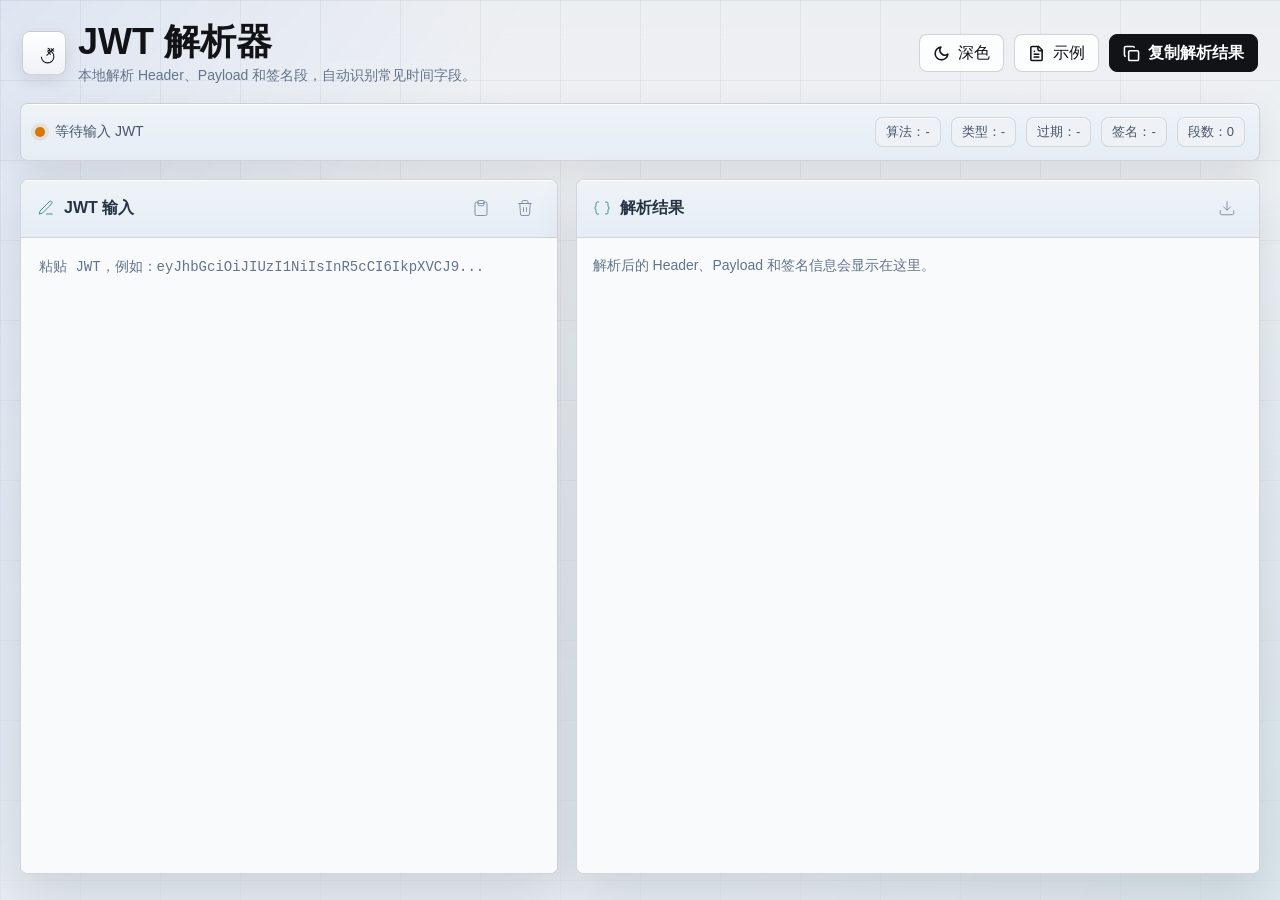
<file: Jwt/index.html>
<!doctype html>
<html lang="zh-CN">

<head>
  <meta charset="utf-8">
  <meta name="viewport" content="width=device-width, initial-scale=1">
  <title>JWT 解析器</title>
  <link rel="stylesheet" href="../tool-base.css">
  <style>
    button,
    textarea {
      font: inherit;
    }

    .status-strip {
      display: grid;
      grid-template-columns: minmax(0, 1.2fr) repeat(5, auto);
      align-items: center;
      gap: 10px;
      padding: 13px 14px;
      border: 1px solid var(--border);
      border-radius: 8px;
      background:
        linear-gradient(180deg, rgba(255, 255, 255, 0.075), rgba(255, 255, 255, 0.035)),
        rgba(17, 19, 23, 0.86);
      box-shadow: var(--shadow);
      backdrop-filter: blur(18px);
    }

    .workspace {
      flex: 1;
      min-height: 0;
      display: grid;
      grid-template-columns: minmax(0, 0.88fr) minmax(0, 1.12fr);
      gap: 18px;
    }

    textarea {
      width: 100%;
      height: 100%;
      min-height: 480px;
      padding: 18px;
      resize: none;
      outline: none;
      border: 0;
      display: block;
      color: #e9eef8;
      background: #080b10;
      caret-color: var(--success);
      font-family: var(--mono);
      font-size: 14px;
      line-height: 1.68;
      tab-size: 2;
      letter-spacing: 0;
      overflow: auto;
      white-space: pre-wrap;
      word-break: break-all;
    }

    .output {
      height: 100%;
      min-height: 480px;
      padding: 16px;
      overflow: auto;
      background: #080b10;
    }

    .placeholder {
      color: rgba(154, 164, 178, 0.72);
      font-size: 14px;
      line-height: 1.7;
    }

    .decoded-grid {
      display: grid;
      gap: 14px;
    }

    .decoded-block {
      border: 1px solid var(--border);
      border-radius: 8px;
      overflow: hidden;
      background: rgba(255, 255, 255, 0.035);
    }

    .block-head {
      min-height: 42px;
      padding: 0 12px;
      display: flex;
      align-items: center;
      justify-content: space-between;
      gap: 12px;
      border-bottom: 1px solid var(--border);
      color: var(--muted-strong);
      background: rgba(255, 255, 255, 0.045);
      font-size: 13px;
      font-weight: 700;
    }

    .block-tag {
      color: var(--success);
      font-family: var(--mono);
      font-weight: 700;
    }

    .code {
      margin: 0;
      padding: 14px;
      overflow: auto;
      color: #dbe7f7;
      background: #080b10;
      font-family: var(--mono);
      font-size: 14px;
      line-height: 1.68;
      white-space: pre;
      tab-size: 2;
    }

    .claims {
      display: grid;
      grid-template-columns: repeat(3, minmax(0, 1fr));
      gap: 10px;
      padding: 12px;
      background: #080b10;
    }

    .claim {
      min-width: 0;
      padding: 10px;
      border: 1px solid var(--border);
      border-radius: 8px;
      background: rgba(255, 255, 255, 0.045);
    }

    .claim-label {
      color: var(--muted);
      font-size: 12px;
    }

    .claim-value {
      margin-top: 6px;
      color: var(--text);
      font-family: var(--mono);
      font-size: 13px;
      line-height: 1.45;
      overflow-wrap: anywhere;
    }

    .signature-info {
      margin: 0;
      padding: 14px;
      color: #dbe7f7;
      background: #080b10;
      font-family: var(--mono);
      font-size: 14px;
      line-height: 1.68;
      white-space: pre-wrap;
      word-break: break-all;
    }

    .json-key {
      color: #93c5fd;
    }

    .json-string {
      color: #86efac;
    }

    .json-number {
      color: #fbbf24;
    }

    .json-boolean {
      color: #f0abfc;
    }

    .json-null {
      color: #c4b5fd;
    }

    .json-punctuation {
      color: #dbe7f7;
    }

    .error-box {
      margin: 14px;
      padding: 14px 15px;
      border-radius: 8px;
      border: 1px solid rgba(251, 113, 133, 0.32);
      background: rgba(251, 113, 133, 0.1);
      color: #fecdd3;
      font-size: 14px;
      line-height: 1.55;
      white-space: pre-wrap;
    }

    .hidden {
      display: none;
    }

    @media (max-width: 980px) {
      .app {
        width: min(100vw - 24px, 760px);
        padding: 14px 0;
      }

      .topbar,
      .status-strip,
      .workspace {
        grid-template-columns: 1fr;
      }

      .topbar {
        align-items: stretch;
        flex-direction: column;
      }

      .actions {
        justify-content: flex-start;
      }

      h1 {
        font-size: 30px;
      }

      .subtitle {
        font-size: 13px;
        line-height: 1.55;
      }

      .status-strip {
        display: flex;
        align-items: stretch;
        flex-direction: column;
      }

      .status-text {
        white-space: normal;
      }

      .metric {
        width: 100%;
      }

      .pane {
        min-height: 420px;
      }

      textarea,
      .output {
        min-height: 360px;
        font-size: 13px;
      }

      .claims {
        grid-template-columns: 1fr;
      }
    }
  </style>
  <link rel="stylesheet" href="../tool-light.css" data-light-theme>
  <style id="lightThemeStyles">
    /* Light theme inversion */
    .decoded-block,
    .claim {
      background: #ffffff;
      border-color: rgba(15, 23, 42, 0.12);
    }

    .block-head {
      color: #334155;
      background: #eef2f6;
      border-color: rgba(15, 23, 42, 0.12);
    }

    .claims {
      background: #f8fafc;
    }

    .claim-value {
      color: #172033;
    }

    .block-tag {
      color: #0f766e;
    }

  </style>
  <script src="../theme.js"></script>
  <script src="../tool-common.js"></script>
</head>

<body>
  <main class="app">
    <header class="topbar">
      <div class="brand">
        <div class="mark" aria-hidden="true">
          <svg viewBox="0 0 24 24" fill="none" stroke="currentColor">
            <path d="M15 7a2 2 0 0 1 2 2"></path>
            <path d="M9 15a6 6 0 1 0 6-6"></path>
            <path d="M14 14 21 7"></path>
            <path d="m18 7 3 3"></path>
            <path d="m15 10 3 3"></path>
          </svg>
        </div>
        <div>
          <h1>JWT 解析器</h1>
          <p class="subtitle">本地解析 Header、Payload 和签名段，自动识别常见时间字段。</p>
        </div>
      </div>
      <div class="actions">
        <button class="button theme-toggle" id="themeToggle" type="button">
          <svg class="theme-icon theme-icon-sun" viewBox="0 0 24 24" fill="none" stroke="currentColor"
            stroke-linecap="round" stroke-linejoin="round" aria-hidden="true">
            <circle cx="12" cy="12" r="4"></circle>
            <path d="M12 2v2"></path>
            <path d="M12 20v2"></path>
            <path d="m4.93 4.93 1.42 1.42"></path>
            <path d="m17.66 17.66 1.41 1.41"></path>
            <path d="M2 12h2"></path>
            <path d="M20 12h2"></path>
            <path d="m6.34 17.66-1.41 1.41"></path>
            <path d="m19.07 4.93-1.41 1.42"></path>
          </svg>
          <svg class="theme-icon theme-icon-moon" viewBox="0 0 24 24" fill="none" stroke="currentColor"
            stroke-linecap="round" stroke-linejoin="round" aria-hidden="true">
            <path d="M21 12.79A9 9 0 1 1 11.21 3 7 7 0 0 0 21 12.79Z"></path>
          </svg>
          <span id="themeToggleText">主题</span>
        </button>

        <button class="button" id="sampleBtn" type="button">
          <svg viewBox="0 0 24 24" fill="none" stroke="currentColor">
            <path d="M15 2H6a2 2 0 0 0-2 2v16a2 2 0 0 0 2 2h12a2 2 0 0 0 2-2V7Z"></path>
            <path d="M14 2v4a2 2 0 0 0 2 2h4"></path>
            <path d="M10 9H8"></path>
            <path d="M16 13H8"></path>
            <path d="M16 17H8"></path>
          </svg>
          示例
        </button>
        <button class="button primary" id="copyBtn" type="button">
          <svg viewBox="0 0 24 24" fill="none" stroke="currentColor">
            <rect width="14" height="14" x="8" y="8" rx="2"></rect>
            <path d="M4 16c-1.1 0-2-.9-2-2V4c0-1.1.9-2 2-2h10c1.1 0 2 .9 2 2"></path>
          </svg>
          复制解析结果
        </button>
      </div>
    </header>

    <section class="status-strip" id="statusStrip" aria-live="polite">
      <div class="status-main">
        <span class="status-dot" aria-hidden="true"></span>
        <span class="status-text" id="statusText">等待输入 JWT</span>
      </div>
      <div class="metric" id="algMetric">算法：-</div>
      <div class="metric" id="typMetric">类型：-</div>
      <div class="metric" id="expMetric">过期：-</div>
      <div class="metric" id="sigMetric">签名：-</div>
      <div class="metric" id="partMetric">段数：0</div>
    </section>

    <section class="workspace">
      <article class="pane">
        <div class="pane-head">
          <div class="pane-title">
            <svg viewBox="0 0 24 24" fill="none" stroke="currentColor">
              <path d="M12 20h9"></path>
              <path d="M16.5 3.5a2.12 2.12 0 0 1 3 3L7 19l-4 1 1-4Z"></path>
            </svg>
            JWT 输入
          </div>
          <div class="pane-tools">
            <button class="icon-button" id="pasteBtn" type="button" title="粘贴">
              <svg viewBox="0 0 24 24" fill="none" stroke="currentColor">
                <path d="M8 4v3a2 2 0 0 0 2 2h4a2 2 0 0 0 2-2V4"></path>
                <rect width="8" height="4" x="8" y="2" rx="1"></rect>
                <path d="M16 4h2a2 2 0 0 1 2 2v14a2 2 0 0 1-2 2H6a2 2 0 0 1-2-2V6a2 2 0 0 1 2-2h2"></path>
              </svg>
            </button>
            <button class="icon-button" id="clearBtn" type="button" title="清空">
              <svg viewBox="0 0 24 24" fill="none" stroke="currentColor">
                <path d="M3 6h18"></path>
                <path d="M8 6V4a2 2 0 0 1 2-2h4a2 2 0 0 1 2 2v2"></path>
                <path d="M19 6l-1 14a2 2 0 0 1-2 2H8a2 2 0 0 1-2-2L5 6"></path>
                <path d="M10 11v6"></path>
                <path d="M14 11v6"></path>
              </svg>
            </button>
          </div>
        </div>
        <div class="editor-wrap">
          <textarea id="input" spellcheck="false"
            placeholder="粘贴 JWT，例如：eyJhbGciOiJIUzI1NiIsInR5cCI6IkpXVCJ9..."></textarea>
        </div>
      </article>

      <article class="pane">
        <div class="pane-head">
          <div class="pane-title">
            <svg viewBox="0 0 24 24" fill="none" stroke="currentColor">
              <path d="M8 4H6a2 2 0 0 0-2 2v3a3 3 0 0 1-2 3 3 3 0 0 1 2 3v3a2 2 0 0 0 2 2h2"></path>
              <path d="M16 4h2a2 2 0 0 1 2 2v3a3 3 0 0 0 2 3 3 3 0 0 0-2 3v3a2 2 0 0 1-2 2h-2"></path>
            </svg>
            解析结果
          </div>
          <div class="pane-tools">
            <button class="icon-button" id="downloadBtn" type="button" title="下载解析结果">
              <svg viewBox="0 0 24 24" fill="none" stroke="currentColor">
                <path d="M12 15V3"></path>
                <path d="M21 15v4a2 2 0 0 1-2 2H5a2 2 0 0 1-2-2v-4"></path>
                <path d="m7 10 5 5 5-5"></path>
              </svg>
            </button>
          </div>
        </div>
        <div class="editor-wrap">
          <div class="output placeholder" id="output">解析后的 Header、Payload 和签名信息会显示在这里。</div>
          <div class="error-box hidden" id="errorBox"></div>
        </div>
      </article>
    </section>
  </main>

  <script>
    const input = document.querySelector("#input");
    const output = document.querySelector("#output");
    const errorBox = document.querySelector("#errorBox");
    const algMetric = document.querySelector("#algMetric");
    const typMetric = document.querySelector("#typMetric");
    const expMetric = document.querySelector("#expMetric");
    const sigMetric = document.querySelector("#sigMetric");
    const partMetric = document.querySelector("#partMetric");
    const sampleBtn = document.querySelector("#sampleBtn");
    const clearBtn = document.querySelector("#clearBtn");
    const pasteBtn = document.querySelector("#pasteBtn");
    const copyBtn = document.querySelector("#copyBtn");
    const downloadBtn = document.querySelector("#downloadBtn");

    const sample = "eyJhbGciOiJIUzI1NiIsInR5cCI6IkpXVCJ9.eyJzdWIiOiIxMDAxIiwibmFtZSI6IuW8oOS4iSIsInJvbGUiOiJhZG1pbiIsImlhdCI6MTc4MzM5MjAwMCwibmJmIjoxNzgzMzkyMDAwLCJleHAiOjE3ODM0Nzg0MDAsImlzcyI6IkdpdEh1YlBhZ2UiLCJhdWQiOiJKV1QgVG9vbCJ9.mocksignature";
    let decodedText = "";
    let parseTimer = 0;

    input.addEventListener("input", () => {
      window.clearTimeout(parseTimer);
      parseTimer = window.setTimeout(parseAndRender, 120);
    });

    input.addEventListener("keydown", (event) => {
      if (event.key === "Tab") {
        event.preventDefault();
        const start = input.selectionStart;
        const end = input.selectionEnd;
        input.setRangeText("  ", start, end, "end");
        parseAndRender();
      }
    });

    sampleBtn.addEventListener("click", () => {
      input.value = sample;
      input.focus();
      parseAndRender();
    });

    clearBtn.addEventListener("click", () => {
      input.value = "";
      input.focus();
      renderEmpty();
    });

    pasteBtn.addEventListener("click", async () => {
      const text = await readClipboardText();
      if (text === null) {
        return;
      }

      input.value = text;
      input.focus();
      parseAndRender();
    });

    copyBtn.addEventListener("click", () => {
      if (!decodedText) {
        setStatus("invalid", "没有可复制的解析结果");
        return;
      }

      copyText(decodedText, "已复制解析结果");
    });

    downloadBtn.addEventListener("click", () => {
      if (!decodedText) {
        setStatus("invalid", "没有可下载的解析结果");
        return;
      }

      downloadFile(decodedText, "jwt-decoded.json", "application/json;charset=utf-8");
    });

    function parseAndRender() {
      const raw = input.value.trim();
      if (!raw) {
        renderEmpty();
        return;
      }

      const result = decodeJwt(raw);
      if (!result.ok) {
        decodedText = "";
        output.classList.add("hidden");
        errorBox.classList.remove("hidden");
        errorBox.textContent = result.message;
        setStatus("invalid", "JWT 解析失败");
        algMetric.textContent = "算法：-";
        typMetric.textContent = "类型：-";
        expMetric.textContent = "过期：-";
        sigMetric.textContent = "签名：-";
        partMetric.textContent = `段数：${result.partCount || 0}`;
        return;
      }

      decodedText = JSON.stringify({
        header: result.header,
        payload: result.payload,
        signature: result.signatureInfo
      }, null, 2);

      renderDecoded(result);
      setStatus(result.expState === "expired" ? "invalid" : "valid", result.expState === "expired" ? "JWT 已解析，exp 已过期" : "JWT 已解析");
      algMetric.textContent = `算法：${result.header.alg || "-"}`;
      typMetric.textContent = `类型：${result.header.typ || "-"}`;
      expMetric.textContent = `过期：${result.expLabel}`;
      sigMetric.textContent = `签名：${result.signatureInfo.length}`;
      partMetric.textContent = `段数：${result.parts.length}`;
    }

    function decodeJwt(raw) {
      const token = raw.replace(/^Bearer\s+/i, "").replace(/\s+/g, "");
      const parts = token.split(".");

      if (parts.length !== 3) {
        return {
          ok: false,
          partCount: parts.filter(Boolean).length,
          message: "JWT 通常应包含 3 段：Header.Payload.Signature。"
        };
      }

      try {
        const header = parseJsonPart(parts[0], "Header");
        const payload = parseJsonPart(parts[1], "Payload");
        const signatureInfo = buildSignatureInfo(parts[2], header.alg);
        const expInfo = getExpInfo(payload.exp);

        return {
          ok: true,
          parts,
          header,
          payload,
          signatureInfo,
          expLabel: expInfo.label,
          expState: expInfo.state,
          timeClaims: buildTimeClaims(payload)
        };
      } catch (error) {
        return {
          ok: false,
          partCount: parts.length,
          message: error.message || "JWT 内容不是有效的 Base64Url JSON。"
        };
      }
    }

    function parseJsonPart(part, label) {
      if (!part) {
        throw new Error(`${label} 段为空。`);
      }

      const text = base64UrlDecode(part);
      try {
        return JSON.parse(text);
      } catch {
        throw new Error(`${label} 段解码后不是有效 JSON。\n\n${text}`);
      }
    }

    function base64UrlDecode(value) {
      const normalized = value.replace(/-/g, "+").replace(/_/g, "/");
      const padded = normalized.padEnd(normalized.length + ((4 - normalized.length % 4) % 4), "=");
      const binary = atob(padded);
      const bytes = Uint8Array.from(binary, (char) => char.charCodeAt(0));
      return new TextDecoder("utf-8", { fatal: false }).decode(bytes);
    }

    function buildSignatureInfo(signature, alg) {
      return {
        algorithm: alg || "-",
        present: Boolean(signature),
        length: signature.length,
        preview: formatSignaturePreview(signature),
        verified: false,
        note: "这里只解析签名段，不校验签名有效性。"
      };
    }

    function formatSignaturePreview(signature) {
      if (!signature) {
        return "";
      }
      if (signature.length <= 32) {
        return signature;
      }
      return `${signature.slice(0, 16)}...${signature.slice(-12)}`;
    }

    function getExpInfo(exp) {
      if (typeof exp !== "number") {
        return { label: "-", state: "none" };
      }

      const date = new Date(exp * 1000);
      if (Number.isNaN(date.getTime())) {
        return { label: "无效时间", state: "invalid" };
      }

      const expired = Date.now() >= date.getTime();
      return {
        label: expired ? "已过期" : "未过期",
        state: expired ? "expired" : "valid"
      };
    }

    function buildTimeClaims(payload) {
      return ["iat", "nbf", "exp"].map((key) => {
        const value = payload[key];
        return {
          key,
          raw: value ?? "-",
          local: typeof value === "number" ? formatDate(value) : "-"
        };
      });
    }

    function renderDecoded(result) {
      output.textContent = "";
      output.classList.remove("placeholder", "hidden");
      errorBox.classList.add("hidden");

      const grid = document.createElement("div");
      grid.className = "decoded-grid";

      grid.append(
        createJsonBlock("Header", result.header, "Base64Url JSON"),
        createJsonBlock("Payload", result.payload, "Claims"),
        createClaimsBlock(result.timeClaims),
        createSignatureBlock(result.signatureInfo)
      );

      output.append(grid);
    }

    function createJsonBlock(title, value, tag) {
      const block = document.createElement("section");
      block.className = "decoded-block";
      block.innerHTML = `
        <div class="block-head">
          <span>${escapeHtml(title)}</span>
          <span class="block-tag">${escapeHtml(tag)}</span>
        </div>
        <pre class="code">${highlightJson(JSON.stringify(value, null, 2))}</pre>
      `;
      return block;
    }

    function createClaimsBlock(claims) {
      const block = document.createElement("section");
      block.className = "decoded-block";
      const claimHtml = claims.map((claim) => `
        <div class="claim">
          <div class="claim-label">${escapeHtml(claim.key)}</div>
          <div class="claim-value">${escapeHtml(String(claim.raw))}<br>${escapeHtml(claim.local)}</div>
        </div>
      `).join("");

      block.innerHTML = `
        <div class="block-head">
          <span>时间字段</span>
          <span class="block-tag">Unix Seconds</span>
        </div>
        <div class="claims">${claimHtml}</div>
      `;
      return block;
    }

    function createSignatureBlock(signatureInfo) {
      const block = document.createElement("section");
      block.className = "decoded-block";
      block.innerHTML = `
        <div class="block-head">
          <span>Signature</span>
          <span class="block-tag">未校验</span>
        </div>
        <pre class="signature-info">${escapeHtml([
          `algorithm: ${signatureInfo.algorithm}`,
          `present: ${signatureInfo.present}`,
          `length: ${signatureInfo.length}`,
          `preview: ${signatureInfo.preview}`,
          `verified: ${signatureInfo.verified}`,
          `note: ${signatureInfo.note}`
        ].join("\n"))}</pre>
      `;
      return block;
    }

    function highlightJson(json) {
      return json.replace(/"(?:\\.|[^"\\])*"\s*:|"(?:\\.|[^"\\])*"|-?\d+(?:\.\d+)?\b|\btrue\b|\bfalse\b|\bnull\b/g, (token) => {
        if (token.endsWith(":")) {
          return `<span class="json-key">${escapeHtml(token.slice(0, -1).trimEnd())}</span><span class="json-punctuation">:</span>`;
        }
        if (token.startsWith('"')) {
          return `<span class="json-string">${escapeHtml(token)}</span>`;
        }
        if (token === "true" || token === "false") {
          return `<span class="json-boolean">${token}</span>`;
        }
        if (token === "null") {
          return '<span class="json-null">null</span>';
        }
        return `<span class="json-number">${token}</span>`;
      });
    }

    function formatDate(seconds) {
      const date = new Date(seconds * 1000);
      if (Number.isNaN(date.getTime())) {
        return "-";
      }
      return date.toLocaleString("zh-CN", { hour12: false });
    }

    function renderEmpty() {
      decodedText = "";
      output.textContent = "解析后的 Header、Payload 和签名信息会显示在这里。";
      output.classList.add("placeholder");
      output.classList.remove("hidden");
      errorBox.classList.add("hidden");
      setStatus("", "等待输入 JWT");
      algMetric.textContent = "算法：-";
      typMetric.textContent = "类型：-";
      expMetric.textContent = "过期：-";
      sigMetric.textContent = "签名：-";
      partMetric.textContent = "段数：0";
    }

    renderEmpty();
  </script>
</body>

</html>
</file>
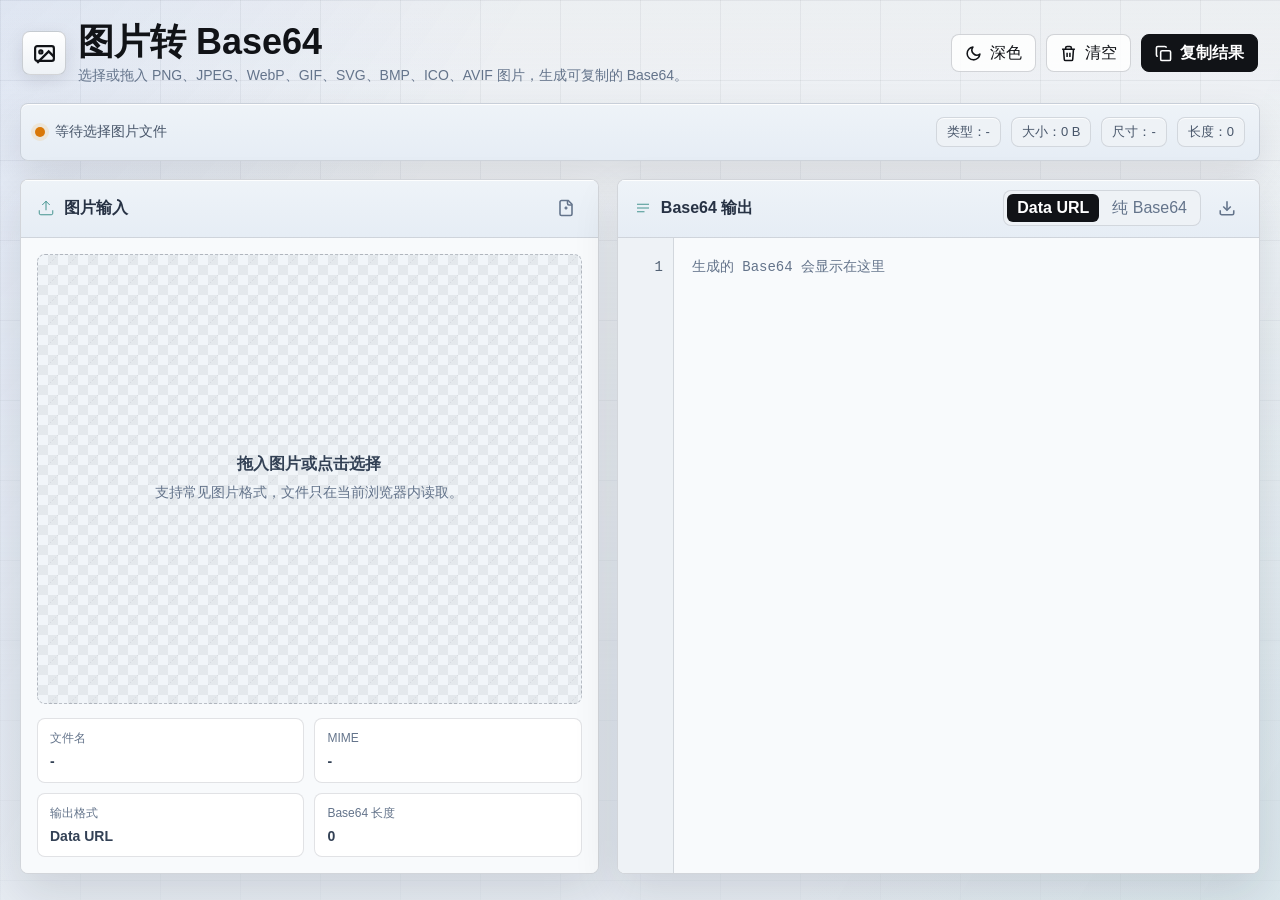
<file: Base64/toBase64.html>
<!doctype html>
<html lang="zh-CN">
<head>
  <meta charset="utf-8">
  <meta name="viewport" content="width=device-width, initial-scale=1">
  <title>图片转 Base64</title>
  <link rel="stylesheet" href="../tool-base.css">
  <style>
    button,
    textarea,
    input {
      font: inherit;
    }

    .mark svg {
      stroke-width: 2.1;
    }

    .status-strip {
      display: grid;
      grid-template-columns: minmax(0, 1.2fr) repeat(4, auto);
      align-items: center;
      gap: 10px;
      padding: 13px 14px;
      border: 1px solid var(--border);
      border-radius: 8px;
      background:
        linear-gradient(180deg, rgba(255, 255, 255, 0.075), rgba(255, 255, 255, 0.035)),
        rgba(17, 19, 23, 0.86);
      box-shadow: var(--shadow);
      backdrop-filter: blur(18px);
    }

    .status-dot {
      box-shadow: 0 0 0 4px rgba(245, 158, 11, 0.13);
    }

    .workspace {
      flex: 1;
      min-height: 0;
      display: grid;
      grid-template-columns: minmax(420px, 0.9fr) minmax(0, 1fr);
      gap: 18px;
    }

    .icon-button svg {
      stroke-width: 2.1;
    }

    .drop-wrap {
      flex: 1;
      min-height: 0;
      padding: 16px;
      display: grid;
      grid-template-rows: minmax(280px, 1fr) auto;
      gap: 14px;
      background: #080b10;
    }

    .drop-zone {
      position: relative;
      min-height: 360px;
      border: 1px dashed var(--border-strong);
      border-radius: 8px;
      display: grid;
      place-items: center;
      overflow: hidden;
      background:
        linear-gradient(45deg, rgba(255, 255, 255, 0.05) 25%, transparent 25%),
        linear-gradient(-45deg, rgba(255, 255, 255, 0.05) 25%, transparent 25%),
        linear-gradient(45deg, transparent 75%, rgba(255, 255, 255, 0.05) 75%),
        linear-gradient(-45deg, transparent 75%, rgba(255, 255, 255, 0.05) 75%),
        #0b0f15;
      background-position: 0 0, 0 10px, 10px -10px, -10px 0;
      background-size: 20px 20px;
      transition: border-color 160ms ease, background-color 160ms ease;
    }

    .drop-zone.dragging {
      border-color: var(--success);
      background-color: rgba(45, 212, 191, 0.08);
    }

    .file-input {
      position: absolute;
      inset: 0;
      opacity: 0;
      cursor: pointer;
    }

    .drop-empty {
      max-width: 390px;
      padding: 18px;
      color: var(--muted);
      text-align: center;
      line-height: 1.7;
      font-size: 14px;
      pointer-events: none;
    }

    .drop-empty strong {
      display: block;
      margin-bottom: 6px;
      color: var(--muted-strong);
      font-size: 16px;
      line-height: 1.35;
    }

    .preview-image {
      max-width: 100%;
      max-height: 72vh;
      display: block;
      border-radius: 8px;
      box-shadow: 0 18px 52px rgba(0, 0, 0, 0.34);
      pointer-events: none;
    }

    .detail-grid {
      display: grid;
      grid-template-columns: repeat(2, minmax(0, 1fr));
      gap: 10px;
    }

    .detail {
      min-height: 62px;
      padding: 11px 12px;
      border: 1px solid var(--border);
      border-radius: 8px;
      background: rgba(255, 255, 255, 0.045);
    }

    .detail span {
      display: block;
      color: var(--muted);
      font-size: 12px;
      line-height: 1.35;
    }

    .detail strong {
      display: block;
      margin-top: 6px;
      overflow: hidden;
      color: var(--muted-strong);
      font-size: 14px;
      line-height: 1.3;
      text-overflow: ellipsis;
      white-space: nowrap;
    }

    .editor-shell {
      height: 100%;
      min-height: 480px;
      display: grid;
      grid-template-columns: 56px minmax(0, 1fr);
      background: #080b10;
    }

    textarea {
      width: 100%;
      height: 100%;
      min-height: 480px;
      padding: 18px;
      resize: none;
      outline: none;
      border: 0;
      display: block;
      color: #e9eef8;
      background: #080b10;
      caret-color: var(--success);
      font-family: var(--mono);
      font-size: 14px;
      line-height: 1.68;
      tab-size: 2;
      letter-spacing: 0;
      overflow: auto;
      white-space: pre;
    }

    .format-switch {
      min-height: 36px;
      padding: 3px;
      border: 1px solid var(--border);
      border-radius: 8px;
      display: inline-flex;
      align-items: center;
      gap: 3px;
      background: rgba(255, 255, 255, 0.04);
    }

    .switch-option {
      min-height: 28px;
      border-radius: 6px;
      padding: 0 10px;
      color: var(--muted);
      background: transparent;
      transition: color 160ms ease, background 160ms ease;
    }

    .switch-option:hover,
    .switch-option:focus-visible {
      color: var(--text);
      outline: none;
    }

    .switch-option.active {
      color: #050505;
      background: #ffffff;
      font-weight: 700;
    }

    .error-box {
      margin: 0;
      padding: 14px 15px;
      border-radius: 8px;
      border: 1px solid rgba(251, 113, 133, 0.32);
      background: rgba(251, 113, 133, 0.1);
      color: #fecdd3;
      font-size: 14px;
      line-height: 1.55;
      white-space: pre-wrap;
    }

    .hidden {
      display: none;
    }

    @media (max-width: 980px) {
      .app {
        width: min(100vw - 24px, 760px);
        padding: 14px 0;
      }

      .topbar,
      .workspace {
        grid-template-columns: 1fr;
      }

      .topbar {
        align-items: stretch;
        flex-direction: column;
      }

      h1 {
        font-size: 30px;
      }

      .subtitle {
        font-size: 13px;
        line-height: 1.55;
      }

      .actions {
        justify-content: flex-start;
      }

      .status-strip {
        display: flex;
        align-items: stretch;
        flex-direction: column;
      }

      .status-text {
        white-space: normal;
      }

      .metric {
        width: 100%;
      }

      .pane {
        min-height: 420px;
      }

      .drop-zone {
        min-height: 300px;
      }

      .editor-shell,
      textarea {
        min-height: 360px;
        font-size: 13px;
      }

      .line-gutter {
        width: 48px;
        font-size: 13px;
      }

      .editor-shell {
        grid-template-columns: 48px minmax(0, 1fr);
      }
    }

    @media (max-width: 560px) {
      .actions,
      .button {
        width: 100%;
      }

      .pane-head {
        height: auto;
        min-height: 58px;
        align-items: stretch;
        flex-direction: column;
        padding: 12px 14px;
      }

      .pane-tools,
      .format-switch {
        width: 100%;
      }

      .format-switch {
        display: grid;
        grid-template-columns: repeat(2, minmax(0, 1fr));
      }

      .detail-grid {
        grid-template-columns: 1fr;
      }
    }
  </style>
  <link rel="stylesheet" href="../tool-light.css" data-light-theme>
  <style id="lightThemeStyles">
    /* Light theme inversion */
    .drop-zone {
      background:
        linear-gradient(45deg, rgba(15, 23, 42, 0.06) 25%, transparent 25%),
        linear-gradient(-45deg, rgba(15, 23, 42, 0.06) 25%, transparent 25%),
        linear-gradient(45deg, transparent 75%, rgba(15, 23, 42, 0.06) 75%),
        linear-gradient(-45deg, transparent 75%, rgba(15, 23, 42, 0.06) 75%),
        #f1f5f9;
      background-position: 0 0, 0 10px, 10px -10px, -10px 0;
      background-size: 20px 20px;
    }

    .drop-zone.dragging {
      background-color: rgba(15, 143, 131, 0.09);
    }

    .detail {
      background: #ffffff;
    }

    .preview-image {
      box-shadow: 0 18px 44px rgba(15, 23, 42, 0.16);
    }

    .format-switch {
      background: #eef2f6;
      border-color: rgba(15, 23, 42, 0.12);
    }

    .switch-option.active {
      color: #ffffff;
      background: #111317;
    }

  </style>
  <script src="../theme.js"></script>
  <script src="../tool-common.js"></script>
</head>
<body>
  <main class="app">
    <header class="topbar">
      <div class="brand">
        <div class="mark" aria-hidden="true">
          <svg viewBox="0 0 24 24" fill="none" stroke="currentColor">
            <rect width="18" height="14" x="3" y="5" rx="2"></rect>
            <circle cx="8.5" cy="10.5" r="1.5"></circle>
            <path d="m21 15-5-5L5 21"></path>
          </svg>
        </div>
        <div>
          <h1>图片转 Base64</h1>
          <p class="subtitle">选择或拖入 PNG、JPEG、WebP、GIF、SVG、BMP、ICO、AVIF 图片，生成可复制的 Base64。</p>
        </div>
      </div>

      <div class="actions">
        <button class="button theme-toggle" id="themeToggle" type="button">
          <svg class="theme-icon theme-icon-sun" viewBox="0 0 24 24" fill="none" stroke="currentColor"
            stroke-linecap="round" stroke-linejoin="round" aria-hidden="true">
            <circle cx="12" cy="12" r="4"></circle>
            <path d="M12 2v2"></path>
            <path d="M12 20v2"></path>
            <path d="m4.93 4.93 1.42 1.42"></path>
            <path d="m17.66 17.66 1.41 1.41"></path>
            <path d="M2 12h2"></path>
            <path d="M20 12h2"></path>
            <path d="m6.34 17.66-1.41 1.41"></path>
            <path d="m19.07 4.93-1.41 1.42"></path>
          </svg>
          <svg class="theme-icon theme-icon-moon" viewBox="0 0 24 24" fill="none" stroke="currentColor"
            stroke-linecap="round" stroke-linejoin="round" aria-hidden="true">
            <path d="M21 12.79A9 9 0 1 1 11.21 3 7 7 0 0 0 21 12.79Z"></path>
          </svg>
          <span id="themeToggleText">主题</span>
        </button>

        <button class="button" id="clearBtn" type="button">
          <svg viewBox="0 0 24 24" fill="none" stroke="currentColor">
            <path d="M3 6h18"></path>
            <path d="M8 6V4a2 2 0 0 1 2-2h4a2 2 0 0 1 2 2v2"></path>
            <path d="M19 6l-1 14a2 2 0 0 1-2 2H8a2 2 0 0 1-2-2L5 6"></path>
            <path d="M10 11v6"></path>
            <path d="M14 11v6"></path>
          </svg>
          清空
        </button>
        <button class="button primary" id="copyBtn" type="button">
          <svg viewBox="0 0 24 24" fill="none" stroke="currentColor">
            <rect width="14" height="14" x="8" y="8" rx="2"></rect>
            <path d="M4 16c-1.1 0-2-.9-2-2V4c0-1.1.9-2 2-2h10c1.1 0 2 .9 2 2"></path>
          </svg>
          复制结果
        </button>
      </div>
    </header>

    <section class="status-strip" id="statusStrip" aria-live="polite">
      <div class="status-main">
        <span class="status-dot" aria-hidden="true"></span>
        <span class="status-text" id="statusText">等待选择图片文件</span>
      </div>
      <div class="metric" id="typeMetric">类型：-</div>
      <div class="metric" id="sizeMetric">大小：0 B</div>
      <div class="metric" id="dimensionMetric">尺寸：-</div>
      <div class="metric" id="lengthMetric">长度：0</div>
    </section>

    <section class="workspace">
      <article class="pane">
        <div class="pane-head">
          <div class="pane-title">
            <svg viewBox="0 0 24 24" fill="none" stroke="currentColor">
              <path d="M21 15v4a2 2 0 0 1-2 2H5a2 2 0 0 1-2-2v-4"></path>
              <path d="M17 8 12 3 7 8"></path>
              <path d="M12 3v12"></path>
            </svg>
            图片输入
          </div>
          <div class="pane-tools">
            <button class="icon-button" id="selectBtn" type="button" title="选择图片" aria-label="选择图片">
              <svg viewBox="0 0 24 24" fill="none" stroke="currentColor">
                <path d="M15 2H6a2 2 0 0 0-2 2v16a2 2 0 0 0 2 2h12a2 2 0 0 0 2-2V7Z"></path>
                <path d="M14 2v4a2 2 0 0 0 2 2h4"></path>
                <path d="M10 12h4"></path>
                <path d="M12 10v4"></path>
              </svg>
            </button>
          </div>
        </div>
        <div class="drop-wrap">
          <div class="drop-zone" id="dropZone">
            <input class="file-input" id="fileInput" type="file" accept="image/png,image/jpeg,image/gif,image/webp,image/svg+xml,image/bmp,image/x-icon,image/vnd.microsoft.icon,image/avif">
            <div class="drop-empty" id="emptyState">
              <strong>拖入图片或点击选择</strong>
              支持常见图片格式，文件只在当前浏览器内读取。
            </div>
            <img class="preview-image hidden" id="previewImage" alt="图片预览">
          </div>
          <div class="error-box hidden" id="errorBox"></div>
          <div class="detail-grid">
            <div class="detail">
              <span>文件名</span>
              <strong id="detailFile">-</strong>
            </div>
            <div class="detail">
              <span>MIME</span>
              <strong id="detailMime">-</strong>
            </div>
            <div class="detail">
              <span>输出格式</span>
              <strong id="detailOutput">Data URL</strong>
            </div>
            <div class="detail">
              <span>Base64 长度</span>
              <strong id="detailLength">0</strong>
            </div>
          </div>
        </div>
      </article>

      <article class="pane">
        <div class="pane-head">
          <div class="pane-title">
            <svg viewBox="0 0 24 24" fill="none" stroke="currentColor">
              <path d="M4 7h16"></path>
              <path d="M4 12h16"></path>
              <path d="M4 17h10"></path>
            </svg>
            Base64 输出
          </div>
          <div class="pane-tools">
            <div class="format-switch" role="group" aria-label="输出格式">
              <button class="switch-option active" id="dataUrlBtn" type="button">Data URL</button>
              <button class="switch-option" id="base64Btn" type="button">纯 Base64</button>
            </div>
            <button class="icon-button" id="downloadTextBtn" type="button" title="下载文本" aria-label="下载文本">
              <svg viewBox="0 0 24 24" fill="none" stroke="currentColor">
                <path d="M12 15V3"></path>
                <path d="M21 15v4a2 2 0 0 1-2 2H5a2 2 0 0 1-2-2v-4"></path>
                <path d="m7 10 5 5 5-5"></path>
              </svg>
            </button>
          </div>
        </div>
        <div class="editor-wrap">
          <div class="editor-shell">
            <pre class="line-gutter" id="outputLines" aria-hidden="true">1</pre>
            <textarea id="output" spellcheck="false" wrap="off" readonly placeholder="生成的 Base64 会显示在这里"></textarea>
          </div>
        </div>
      </article>
    </section>
  </main>

  <script>
    const fileInput = document.querySelector("#fileInput");
    const selectBtn = document.querySelector("#selectBtn");
    const dropZone = document.querySelector("#dropZone");
    const typeMetric = document.querySelector("#typeMetric");
    const sizeMetric = document.querySelector("#sizeMetric");
    const dimensionMetric = document.querySelector("#dimensionMetric");
    const lengthMetric = document.querySelector("#lengthMetric");
    const previewImage = document.querySelector("#previewImage");
    const emptyState = document.querySelector("#emptyState");
    const errorBox = document.querySelector("#errorBox");
    const detailFile = document.querySelector("#detailFile");
    const detailMime = document.querySelector("#detailMime");
    const detailOutput = document.querySelector("#detailOutput");
    const detailLength = document.querySelector("#detailLength");
    const output = document.querySelector("#output");
    const outputLines = document.querySelector("#outputLines");
    const dataUrlBtn = document.querySelector("#dataUrlBtn");
    const base64Btn = document.querySelector("#base64Btn");
    const copyBtn = document.querySelector("#copyBtn");
    const clearBtn = document.querySelector("#clearBtn");
    const downloadTextBtn = document.querySelector("#downloadTextBtn");

    const allowedImageTypes = new Set([
      "image/png",
      "image/jpeg",
      "image/gif",
      "image/webp",
      "image/svg+xml",
      "image/bmp",
      "image/x-icon",
      "image/vnd.microsoft.icon",
      "image/avif"
    ]);

    // A textarea holding a multi-MB single line takes seconds to lay out, so longer output only shows its start.
    const OUTPUT_PREVIEW_LIMIT = 100000;

    let currentFile = null;
    let currentBase64 = "";
    let currentMime = "";
    let outputMode = "data-url";

    selectBtn.addEventListener("click", () => fileInput.click());

    fileInput.addEventListener("change", () => {
      const file = fileInput.files?.[0];
      if (file) {
        readImage(file);
      }
    });

    ["dragenter", "dragover"].forEach((eventName) => {
      dropZone.addEventListener(eventName, (event) => {
        event.preventDefault();
        dropZone.classList.add("dragging");
      });
    });

    ["dragleave", "drop"].forEach((eventName) => {
      dropZone.addEventListener(eventName, (event) => {
        event.preventDefault();
        dropZone.classList.remove("dragging");
      });
    });

    dropZone.addEventListener("drop", (event) => {
      const file = event.dataTransfer?.files?.[0];
      if (file) {
        readImage(file);
      }
    });

    dataUrlBtn.addEventListener("click", () => {
      outputMode = "data-url";
      renderOutput();
    });

    base64Btn.addEventListener("click", () => {
      outputMode = "base64";
      renderOutput();
    });

    syncGutterScroll(outputLines, output);

    copyBtn.addEventListener("click", () => {
      if (!currentFile) {
        setStatus("invalid", "没有可复制的 Base64 结果");
        return;
      }

      copyText(getOutputText(), "已复制 Base64 结果", "复制失败，请手动复制输出内容");
    });

    clearBtn.addEventListener("click", () => {
      fileInput.value = "";
      renderEmpty();
    });

    downloadTextBtn.addEventListener("click", () => {
      if (!currentFile) {
        setStatus("invalid", "没有可下载的 Base64 结果");
        return;
      }

      downloadFile(getOutputText(), buildTextFileName());
    });

    function readImage(file) {
      if (!isSupportedImage(file)) {
        renderError("请选择 PNG、JPEG、WebP、GIF、SVG、BMP、ICO 或 AVIF 图片。");
        return;
      }

      const reader = new FileReader();
      reader.onload = () => {
        const dataUrl = String(reader.result || "");
        const commaIndex = dataUrl.indexOf(",");
        if (!dataUrl.startsWith("data:") || commaIndex === -1) {
          renderError("图片读取失败，无法生成 Data URL。");
          return;
        }

        currentFile = file;
        currentBase64 = dataUrl.slice(commaIndex + 1);
        currentMime = normalizeMime(file.type) || mimeFromFileName(file.name) || normalizeMime(dataUrl.slice(5, dataUrl.indexOf(";"))) || "image/png";

        previewImage.onload = () => {
          const width = previewImage.naturalWidth || 0;
          const height = previewImage.naturalHeight || 0;
          dimensionMetric.textContent = width && height ? `尺寸：${width} x ${height}` : "尺寸：-";
          setStatus("valid", "Base64 生成成功");
        };
        previewImage.onerror = () => {
          dimensionMetric.textContent = "尺寸：-";
          setStatus("valid", "Base64 生成成功，当前格式无法预览尺寸");
        };
        setImageBlob(previewImage, file.slice(0, file.size, currentMime));
        previewImage.classList.remove("hidden");
        emptyState.classList.add("hidden");
        errorBox.classList.add("hidden");

        typeMetric.textContent = `类型：${currentMime || "-"}`;
        sizeMetric.textContent = `大小：${formatBytes(file.size)}`;
        lengthMetric.textContent = `长度：${formatNumber(currentBase64.length)}`;
        detailFile.textContent = file.name || "-";
        detailMime.textContent = currentMime || "-";
        detailLength.textContent = formatNumber(currentBase64.length);
        renderOutput();
      };

      reader.onerror = () => {
        renderError("图片读取失败，请重新选择文件。");
      };

      reader.readAsDataURL(file);
      setStatus("", "正在读取图片文件");
    }

    function isSupportedImage(file) {
      if (allowedImageTypes.has(file.type)) {
        return true;
      }

      return /\.(png|jpe?g|gif|webp|svg|bmp|ico|avif)$/i.test(file.name || "");
    }

    function normalizeMime(mime) {
      const cleaned = (mime || "").toLowerCase();
      const aliases = {
        "image/jpg": "image/jpeg",
        "image/svg": "image/svg+xml",
        "image/x-icon": "image/x-icon",
        "image/vnd.microsoft.icon": "image/x-icon"
      };
      return aliases[cleaned] || cleaned;
    }

    function mimeFromFileName(name) {
      const match = String(name || "").toLowerCase().match(/\.([^.]+)$/);
      const extension = match?.[1] || "";
      const mimeByExtension = {
        png: "image/png",
        jpg: "image/jpeg",
        jpeg: "image/jpeg",
        gif: "image/gif",
        webp: "image/webp",
        svg: "image/svg+xml",
        bmp: "image/bmp",
        ico: "image/x-icon",
        avif: "image/avif"
      };
      return mimeByExtension[extension] || "";
    }

    function renderOutput() {
      dataUrlBtn.classList.toggle("active", outputMode === "data-url");
      base64Btn.classList.toggle("active", outputMode === "base64");
      detailOutput.textContent = outputMode === "data-url" ? "Data URL" : "纯 Base64";
      const text = getOutputText();
      output.value = text.length > OUTPUT_PREVIEW_LIMIT
        ? `${text.slice(0, OUTPUT_PREVIEW_LIMIT)}…\n\n（内容较长，这里只显示前 ${formatNumber(OUTPUT_PREVIEW_LIMIT)} 个字符；复制和下载得到的是完整的 ${formatNumber(text.length)} 个字符）`
        : text;
      renderLineNumbers(outputLines, output);

      if (currentFile) {
        setStatus("valid", outputMode === "data-url" ? "已生成 Data URL" : "已生成纯 Base64");
      }
    }

    function getOutputText() {
      if (!currentFile) {
        return "";
      }
      return outputMode === "data-url" ? `data:${currentMime};base64,${currentBase64}` : currentBase64;
    }

    function renderError(message) {
      currentFile = null;
      currentBase64 = "";
      currentMime = "";
      setImageBlob(previewImage, null);
      previewImage.classList.add("hidden");
      emptyState.classList.add("hidden");
      errorBox.textContent = message;
      errorBox.classList.remove("hidden");
      output.value = "";
      renderLineNumbers(outputLines, output);
      setStatus("invalid", "图片转换失败");
      typeMetric.textContent = "类型：-";
      sizeMetric.textContent = "大小：0 B";
      dimensionMetric.textContent = "尺寸：-";
      lengthMetric.textContent = "长度：0";
      detailFile.textContent = "-";
      detailMime.textContent = "-";
      detailLength.textContent = "0";
    }

    function renderEmpty() {
      currentFile = null;
      currentBase64 = "";
      currentMime = "";
      setImageBlob(previewImage, null);
      previewImage.classList.add("hidden");
      emptyState.classList.remove("hidden");
      errorBox.classList.add("hidden");
      output.value = "";
      renderLineNumbers(outputLines, output);
      setStatus("", "等待选择图片文件");
      typeMetric.textContent = "类型：-";
      sizeMetric.textContent = "大小：0 B";
      dimensionMetric.textContent = "尺寸：-";
      lengthMetric.textContent = "长度：0";
      detailFile.textContent = "-";
      detailMime.textContent = "-";
      detailOutput.textContent = outputMode === "data-url" ? "Data URL" : "纯 Base64";
      detailLength.textContent = "0";
    }

    function buildTextFileName() {
      const baseName = currentFile?.name ? currentFile.name.replace(/\.[^.]+$/, "") : "image-base64";
      const suffix = outputMode === "data-url" ? "data-url" : "base64";
      return `${baseName}.${suffix}.txt`;
    }

    renderEmpty();
  </script>
</body>
</html>
</file>
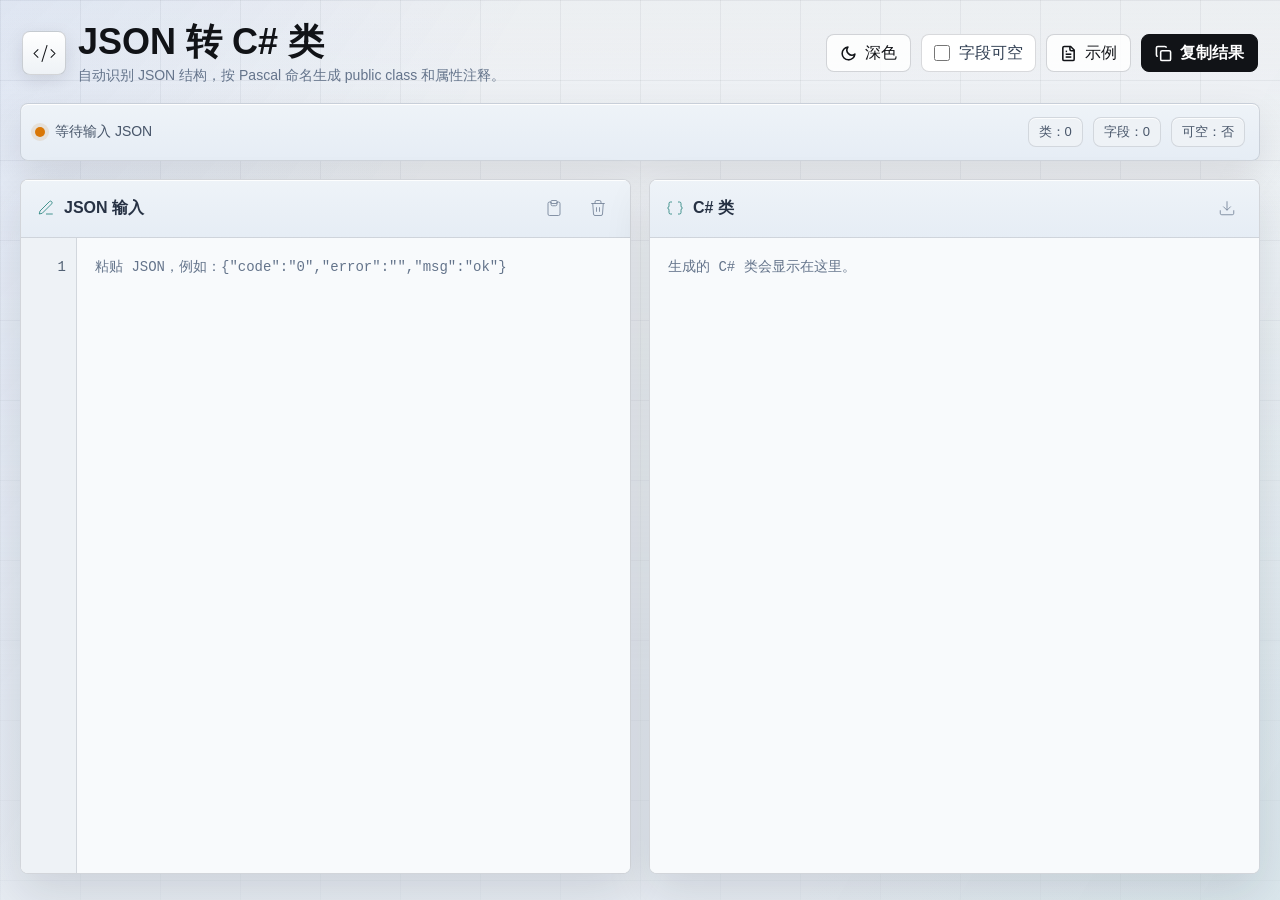
<file: Json/toCsharp.html>
<!doctype html>
<html lang="zh-CN">

<head>
  <meta charset="utf-8">
  <meta name="viewport" content="width=device-width, initial-scale=1">
  <title>JSON 转 C# 类</title>
  <link rel="stylesheet" href="../tool-base.css">
  <style>
    button,
    textarea {
      font: inherit;
    }

    .toggle {
      min-height: 38px;
      padding: 0 12px;
      border-radius: 8px;
      display: inline-flex;
      align-items: center;
      gap: 9px;
      color: var(--muted-strong);
      background: rgba(255, 255, 255, 0.06);
      border: 1px solid var(--border);
      user-select: none;
      white-space: nowrap;
    }

    .toggle input {
      width: 16px;
      height: 16px;
      margin: 0;
      accent-color: var(--success);
    }

    .status-strip {
      display: grid;
      grid-template-columns: minmax(0, 1.2fr) repeat(3, auto);
      align-items: center;
      gap: 10px;
      padding: 13px 14px;
      border: 1px solid var(--border);
      border-radius: 8px;
      background:
        linear-gradient(180deg, rgba(255, 255, 255, 0.075), rgba(255, 255, 255, 0.035)),
        rgba(17, 19, 23, 0.86);
      box-shadow: var(--shadow);
      backdrop-filter: blur(18px);
    }

    .workspace {
      flex: 1;
      min-height: 0;
      display: grid;
      grid-template-columns: minmax(0, 1fr) minmax(0, 1fr);
      gap: 18px;
    }

    .editor-shell {
      height: 100%;
      min-height: 480px;
      display: grid;
      grid-template-columns: 56px minmax(0, 1fr);
      background: #080b10;
    }

    textarea {
      width: 100%;
      height: 100%;
      min-height: 480px;
      padding: 18px;
      resize: none;
      outline: none;
      border: 0;
      display: block;
      color: #e9eef8;
      background: #080b10;
      caret-color: var(--success);
      font-family: var(--mono);
      font-size: 14px;
      line-height: 1.68;
      tab-size: 2;
      letter-spacing: 0;
      overflow: auto;
      white-space: pre;
    }

    .output {
      height: 100%;
      min-height: 480px;
      margin: 0;
      padding: 18px;
      overflow: auto;
      color: #dbe7f7;
      background: #080b10;
      font-family: var(--mono);
      font-size: 14px;
      line-height: 1.68;
      white-space: pre;
      tab-size: 4;
    }

    .placeholder {
      color: rgba(154, 164, 178, 0.72);
    }

    .cs-keyword {
      color: #93c5fd;
      font-weight: 700;
    }

    .cs-type {
      color: #2dd4bf;
    }

    .cs-class-name {
      color: #fbbf24;
    }

    .cs-property {
      color: #e9d5ff;
    }

    .cs-comment {
      color: #94a3b8;
    }

    .cs-tag {
      color: #86efac;
    }

    .error-box {
      margin: 14px;
      padding: 14px 15px;
      border-radius: 8px;
      border: 1px solid rgba(251, 113, 133, 0.32);
      background: rgba(251, 113, 133, 0.1);
      color: #fecdd3;
      font-size: 14px;
      line-height: 1.55;
      white-space: pre-wrap;
    }

    .hidden {
      display: none;
    }

    @media (max-width: 980px) {
      .app {
        width: min(100vw - 24px, 760px);
        padding: 14px 0;
      }

      .topbar,
      .status-strip,
      .workspace {
        grid-template-columns: 1fr;
      }

      .topbar {
        align-items: stretch;
        flex-direction: column;
      }

      .actions {
        justify-content: flex-start;
      }

      h1 {
        font-size: 30px;
      }

      .subtitle {
        font-size: 13px;
        line-height: 1.55;
      }

      .status-strip {
        display: flex;
        align-items: stretch;
        flex-direction: column;
      }

      .status-text {
        white-space: normal;
      }

      .metric {
        width: 100%;
      }

      .pane {
        min-height: 420px;
      }

      .editor-shell,
      textarea,
      .output {
        min-height: 360px;
        font-size: 13px;
      }

      .line-gutter {
        width: 48px;
        font-size: 13px;
      }

      .editor-shell {
        grid-template-columns: 48px minmax(0, 1fr);
      }
    }
  </style>
  <link rel="stylesheet" href="../tool-light.css" data-light-theme>
  <style id="lightThemeStyles">
    /* Light theme inversion */
    .toggle {
      color: #334155;
      background: #ffffff;
      border-color: rgba(15, 23, 42, 0.16);
    }

  </style>
  <script src="../theme.js"></script>
  <script src="../tool-common.js"></script>
</head>

<body>
  <main class="app">
    <header class="topbar">
      <div class="brand">
        <div class="mark" aria-hidden="true">
          <svg viewBox="0 0 24 24" fill="none" stroke="currentColor">
            <path d="m18 16 4-4-4-4"></path>
            <path d="m6 8-4 4 4 4"></path>
            <path d="m14.5 4-5 16"></path>
          </svg>
        </div>
        <div>
          <h1>JSON 转 C# 类</h1>
          <p class="subtitle">自动识别 JSON 结构，按 Pascal 命名生成 public class 和属性注释。</p>
        </div>
      </div>
      <div class="actions">
        <button class="button theme-toggle" id="themeToggle" type="button">
          <svg class="theme-icon theme-icon-sun" viewBox="0 0 24 24" fill="none" stroke="currentColor"
            stroke-linecap="round" stroke-linejoin="round" aria-hidden="true">
            <circle cx="12" cy="12" r="4"></circle>
            <path d="M12 2v2"></path>
            <path d="M12 20v2"></path>
            <path d="m4.93 4.93 1.42 1.42"></path>
            <path d="m17.66 17.66 1.41 1.41"></path>
            <path d="M2 12h2"></path>
            <path d="M20 12h2"></path>
            <path d="m6.34 17.66-1.41 1.41"></path>
            <path d="m19.07 4.93-1.41 1.42"></path>
          </svg>
          <svg class="theme-icon theme-icon-moon" viewBox="0 0 24 24" fill="none" stroke="currentColor"
            stroke-linecap="round" stroke-linejoin="round" aria-hidden="true">
            <path d="M21 12.79A9 9 0 1 1 11.21 3 7 7 0 0 0 21 12.79Z"></path>
          </svg>
          <span id="themeToggleText">主题</span>
        </button>

        <label class="toggle" title="开启后所有字段类型后追加 ?">
          <input id="nullableToggle" type="checkbox">
          字段可空
        </label>
        <button class="button" id="sampleBtn" type="button">
          <svg viewBox="0 0 24 24" fill="none" stroke="currentColor">
            <path d="M15 2H6a2 2 0 0 0-2 2v16a2 2 0 0 0 2 2h12a2 2 0 0 0 2-2V7Z"></path>
            <path d="M14 2v4a2 2 0 0 0 2 2h4"></path>
            <path d="M10 9H8"></path>
            <path d="M16 13H8"></path>
            <path d="M16 17H8"></path>
          </svg>
          示例
        </button>
        <button class="button primary" id="copyBtn" type="button">
          <svg viewBox="0 0 24 24" fill="none" stroke="currentColor">
            <rect width="14" height="14" x="8" y="8" rx="2"></rect>
            <path d="M4 16c-1.1 0-2-.9-2-2V4c0-1.1.9-2 2-2h10c1.1 0 2 .9 2 2"></path>
          </svg>
          复制结果
        </button>
      </div>
    </header>

    <section class="status-strip" id="statusStrip" aria-live="polite">
      <div class="status-main">
        <span class="status-dot" aria-hidden="true"></span>
        <span class="status-text" id="statusText">等待输入 JSON</span>
      </div>
      <div class="metric" id="classMetric">类：0</div>
      <div class="metric" id="propertyMetric">字段：0</div>
      <div class="metric" id="nullableMetric">可空：否</div>
    </section>

    <section class="workspace">
      <article class="pane">
        <div class="pane-head">
          <div class="pane-title">
            <svg viewBox="0 0 24 24" fill="none" stroke="currentColor">
              <path d="M12 20h9"></path>
              <path d="M16.5 3.5a2.12 2.12 0 0 1 3 3L7 19l-4 1 1-4Z"></path>
            </svg>
            JSON 输入
          </div>
          <div class="pane-tools">
            <button class="icon-button" id="pasteBtn" type="button" title="粘贴">
              <svg viewBox="0 0 24 24" fill="none" stroke="currentColor">
                <path d="M8 4v3a2 2 0 0 0 2 2h4a2 2 0 0 0 2-2V4"></path>
                <rect width="8" height="4" x="8" y="2" rx="1"></rect>
                <path d="M16 4h2a2 2 0 0 1 2 2v14a2 2 0 0 1-2 2H6a2 2 0 0 1-2-2V6a2 2 0 0 1 2-2h2"></path>
              </svg>
            </button>
            <button class="icon-button" id="clearBtn" type="button" title="清空">
              <svg viewBox="0 0 24 24" fill="none" stroke="currentColor">
                <path d="M3 6h18"></path>
                <path d="M8 6V4a2 2 0 0 1 2-2h4a2 2 0 0 1 2 2v2"></path>
                <path d="M19 6l-1 14a2 2 0 0 1-2 2H8a2 2 0 0 1-2-2L5 6"></path>
                <path d="M10 11v6"></path>
                <path d="M14 11v6"></path>
              </svg>
            </button>
          </div>
        </div>
        <div class="editor-wrap">
          <div class="editor-shell">
            <pre class="line-gutter" id="inputLines" aria-hidden="true">1</pre>
            <textarea id="input" spellcheck="false" wrap="off"
              placeholder='粘贴 JSON，例如：{"code":"0","error":"","msg":"ok"}'></textarea>
          </div>
        </div>
      </article>

      <article class="pane">
        <div class="pane-head">
          <div class="pane-title">
            <svg viewBox="0 0 24 24" fill="none" stroke="currentColor">
              <path d="M8 4H6a2 2 0 0 0-2 2v3a3 3 0 0 1-2 3 3 3 0 0 1 2 3v3a2 2 0 0 0 2 2h2"></path>
              <path d="M16 4h2a2 2 0 0 1 2 2v3a3 3 0 0 0 2 3 3 3 0 0 0-2 3v3a2 2 0 0 1-2 2h-2"></path>
            </svg>
            C# 类
          </div>
          <div class="pane-tools">
            <button class="icon-button" id="downloadBtn" type="button" title="下载 CS">
              <svg viewBox="0 0 24 24" fill="none" stroke="currentColor">
                <path d="M12 15V3"></path>
                <path d="M21 15v4a2 2 0 0 1-2 2H5a2 2 0 0 1-2-2v-4"></path>
                <path d="m7 10 5 5 5-5"></path>
              </svg>
            </button>
          </div>
        </div>
        <div class="editor-wrap" id="resultWrap">
          <pre class="output placeholder" id="output">生成的 C# 类会显示在这里。</pre>
          <div class="error-box hidden" id="errorBox"></div>
        </div>
      </article>
    </section>
  </main>

  <script>
    const input = document.querySelector("#input");
    const inputLines = document.querySelector("#inputLines");
    const output = document.querySelector("#output");
    const errorBox = document.querySelector("#errorBox");
    const classMetric = document.querySelector("#classMetric");
    const propertyMetric = document.querySelector("#propertyMetric");
    const nullableMetric = document.querySelector("#nullableMetric");
    const nullableToggle = document.querySelector("#nullableToggle");
    const sampleBtn = document.querySelector("#sampleBtn");
    const clearBtn = document.querySelector("#clearBtn");
    const pasteBtn = document.querySelector("#pasteBtn");
    const copyBtn = document.querySelector("#copyBtn");
    const downloadBtn = document.querySelector("#downloadBtn");

    const csharpKeywords = new Set([
      "abstract", "as", "base", "bool", "break", "byte", "case", "catch", "char", "checked",
      "class", "const", "continue", "decimal", "default", "delegate", "do", "double", "else",
      "enum", "event", "explicit", "extern", "false", "finally", "fixed", "float", "for",
      "foreach", "goto", "if", "implicit", "in", "int", "interface", "internal", "is", "lock",
      "long", "namespace", "new", "null", "object", "operator", "out", "override", "params",
      "private", "protected", "public", "readonly", "ref", "return", "sbyte", "sealed", "short",
      "sizeof", "stackalloc", "static", "string", "struct", "switch", "this", "throw", "true",
      "try", "typeof", "uint", "ulong", "unchecked", "unsafe", "ushort", "using", "virtual",
      "void", "volatile", "while"
    ]);

    const sample = String.raw`{
  "code": "0",
  "error": "",
  "msg": "success",
  "data": {
    "user_id": 1001,
    "user-name": "张三",
    "is_admin": true,
    "roles": ["owner", "reviewer"],
    "profile": {
      "mobile_phone": "13800000000",
      "last_login_time": "2026-07-07 09:30:00"
    }
  }
}`;

    let generatedCode = "";
    let parseTimer = 0;

    input.addEventListener("input", () => {
      renderLineNumbers(inputLines, input);
      window.clearTimeout(parseTimer);
      parseTimer = window.setTimeout(parseAndRender, 120);
    });

    syncGutterScroll(inputLines, input);

    input.addEventListener("keydown", (event) => {
      if (event.key === "Tab") {
        event.preventDefault();
        const start = input.selectionStart;
        const end = input.selectionEnd;
        input.setRangeText("  ", start, end, "end");
        renderLineNumbers(inputLines, input);
        parseAndRender();
      }
    });

    nullableToggle.addEventListener("change", parseAndRender);

    sampleBtn.addEventListener("click", () => {
      input.value = sample;
      input.focus();
      renderLineNumbers(inputLines, input);
      parseAndRender();
    });

    clearBtn.addEventListener("click", () => {
      input.value = "";
      input.focus();
      renderLineNumbers(inputLines, input);
      renderEmpty();
    });

    pasteBtn.addEventListener("click", async () => {
      const text = await readClipboardText();
      if (text === null) {
        return;
      }

      input.value = text;
      input.focus();
      renderLineNumbers(inputLines, input);
      parseAndRender();
    });

    copyBtn.addEventListener("click", () => {
      if (!generatedCode) {
        setStatus("invalid", "没有可复制的 C# 类");
        return;
      }

      copyText(generatedCode, "已复制 C# 类");
    });

    downloadBtn.addEventListener("click", () => {
      if (!generatedCode) {
        setStatus("invalid", "没有可下载的 C# 类");
        return;
      }

      downloadFile(generatedCode, "JsonClasses.cs");
    });

    function parseAndRender() {
      const raw = input.value.trim();
      nullableMetric.textContent = `可空：${nullableToggle.checked ? "是" : "否"}`;

      if (!raw) {
        renderEmpty();
        return;
      }

      const result = parseJson(raw);

      if (!result.ok) {
        generatedCode = "";
        output.classList.add("hidden");
        errorBox.classList.remove("hidden");
        errorBox.textContent = result.message;
        setStatus("invalid", "JSON 校验失败");
        classMetric.textContent = "类：0";
        propertyMetric.textContent = "字段：0";
        return;
      }

      try {
        const schema = buildClasses(result.value);
        generatedCode = renderCsharp(schema.classes, nullableToggle.checked);
        renderHighlightedCode(generatedCode);
        output.classList.remove("placeholder", "hidden");
        errorBox.classList.add("hidden");
        setStatus("valid", "已生成 C# 类");
        classMetric.textContent = `类：${schema.classes.length}`;
        propertyMetric.textContent = `字段：${schema.propertyCount}`;
      } catch (error) {
        generatedCode = "";
        output.classList.add("hidden");
        errorBox.classList.remove("hidden");
        errorBox.textContent = error.message || "无法根据当前 JSON 生成 C# 类";
        setStatus("invalid", "生成失败");
        classMetric.textContent = "类：0";
        propertyMetric.textContent = "字段：0";
      }
    }

    function buildClasses(value) {
      const context = {
        classes: [],
        propertyCount: 0
      };

      if (Array.isArray(value)) {
        if (value.length === 0) {
          throw new Error("顶层数组为空，无法推断 Class1 字段。");
        }

        const itemObject = value.find((item) => isPlainObject(item));
        if (!itemObject) {
          const valueType = mergeTypes(value.map((item) => inferType(item, context)));
          context.classes.push({
            name: "Class1",
            properties: [{ name: "Value", type: valueType }]
          });
          context.propertyCount = 1;
          return context;
        }

        createClassFromObjects(value.filter((item) => isPlainObject(item)), context);
        return context;
      }

      if (!isPlainObject(value)) {
        context.classes.push({
          name: "Class1",
          properties: [{ name: "Value", type: inferType(value, context) }]
        });
        context.propertyCount = 1;
        return context;
      }

      createClassFromObjects([value], context);
      return context;
    }

    function createClassFromObjects(objects, context) {
      const className = `Class${context.classes.length + 1}`;
      const classModel = { name: className, properties: [] };
      context.classes.push(classModel);

      const valuesByKey = new Map();
      objects.forEach((object) => {
        Object.entries(object).forEach(([key, value]) => {
          if (!valuesByKey.has(key)) {
            valuesByKey.set(key, []);
          }
          valuesByKey.get(key).push(value);
        });
      });

      const usedNames = new Set();
      valuesByKey.forEach((values, key) => {
        const propertyName = uniqueName(toPascalName(key), usedNames);
        const propertyType = inferPropertyType(values, context);
        classModel.properties.push({ name: propertyName, type: propertyType });
        context.propertyCount += 1;
      });

      return className;
    }

    function inferPropertyType(values, context) {
      const meaningfulValues = values.filter((value) => value !== null && value !== undefined);
      if (meaningfulValues.length === 0) {
        return "object";
      }

      if (meaningfulValues.every((value) => isPlainObject(value))) {
        return createClassFromObjects(meaningfulValues, context);
      }

      if (meaningfulValues.every((value) => Array.isArray(value))) {
        return inferArrayType(meaningfulValues, context);
      }

      if (meaningfulValues.some((value) => isPlainObject(value) || Array.isArray(value))) {
        return "object";
      }

      return mergeTypes(meaningfulValues.map((item) => inferType(item, context)));
    }

    function inferArrayType(arrays, context) {
      const items = arrays.flat();
      const meaningfulItems = items.filter((item) => item !== null && item !== undefined);

      if (meaningfulItems.length === 0) {
        return "List<object>";
      }

      if (meaningfulItems.every((item) => isPlainObject(item))) {
        const className = createClassFromObjects(meaningfulItems, context);
        return `List<${className}>`;
      }

      if (meaningfulItems.every((item) => Array.isArray(item))) {
        return `List<${inferArrayType(meaningfulItems, context)}>`;
      }

      if (meaningfulItems.some((item) => isPlainObject(item) || Array.isArray(item))) {
        return "List<object>";
      }

      return `List<${mergeTypes(meaningfulItems.map((item) => inferType(item, context)))}>`;
    }

    function inferType(value, context) {
      if (value === null || value === undefined) {
        return "object";
      }

      if (Array.isArray(value)) {
        return inferArrayType([value], context);
      }

      if (isPlainObject(value)) {
        return createClassFromObjects([value], context);
      }

      if (typeof value === "string") {
        return "string";
      }

      if (typeof value === "boolean") {
        return "bool";
      }

      if (typeof value === "number") {
        if (!Number.isFinite(value)) {
          return "decimal";
        }
        if (!Number.isInteger(value)) {
          return "decimal";
        }
        if (value >= -2147483648 && value <= 2147483647) {
          return "int";
        }
        return "long";
      }

      return "object";
    }

    function mergeTypes(types) {
      const normalized = [...new Set(types.filter(Boolean))];
      if (normalized.length === 0) {
        return "object";
      }
      if (normalized.length === 1) {
        return normalized[0];
      }

      const withoutObject = normalized.filter((type) => type !== "object");
      if (withoutObject.length === 1) {
        return withoutObject[0];
      }

      const numericTypes = new Set(["int", "long", "decimal"]);
      if (normalized.every((type) => numericTypes.has(type) || type === "object")) {
        if (normalized.includes("decimal")) {
          return "decimal";
        }
        if (normalized.includes("long")) {
          return "long";
        }
        return "int";
      }

      return "object";
    }

    function renderCsharp(classes, nullable) {
      return classes.map((classModel) => {
        const lines = [
          `    public class ${classModel.name}`,
          "    {"
        ];

        classModel.properties.forEach((property) => {
          const type = nullable ? `${property.type}?` : property.type;
          lines.push(
            "        /// <summary>",
            "        /// ",
            "        /// </summary>",
            `        public ${type} ${property.name} { get; set; }`
          );
        });

        lines.push("    }");
        return lines.join("\n");
      }).join("\n\n");
    }

    function renderHighlightedCode(code) {
      output.innerHTML = code.split("\n").map(highlightLine).join("\n");
    }

    function highlightLine(line) {
      const escapedLine = escapeHtml(line);

      if (escapedLine.trim().startsWith("///")) {
        return escapedLine
          .replace(/(&lt;\/?summary&gt;)/g, '<span class="cs-tag">$1</span>')
          .replace(/(\/\/\/)/, '<span class="cs-comment">$1</span>');
      }

      const keywords = new Set(["private", "public", "class", "get", "set"]);
      const types = new Set(["string", "bool", "int", "long", "decimal", "object", "List"]);

      return escapedLine.replace(/\b(private|public|class|get|set|string|bool|int|long|decimal|object|List|Class\d+|[A-Z][A-Za-z0-9]*)(\?)?\b/g, (match, word, nullable, offset) => {
        const suffix = nullable || "";
        if (keywords.has(word)) {
          return `<span class="cs-keyword">${word}${suffix}</span>`;
        }
        if (types.has(word)) {
          return `<span class="cs-type">${word}${suffix}</span>`;
        }
        if (/^Class\d+$/.test(word)) {
          return `<span class="cs-class-name">${word}${suffix}</span>`;
        }
        if (escapedLine.slice(offset + match.length).startsWith(" { get; set; }")) {
          return `<span class="cs-property">${word}${suffix}</span>`;
        }
        return match;
      });
    }

    function toPascalName(key) {
      const words = String(key)
        .replace(/([a-z\d])([A-Z])/g, "$1 $2")
        .split(/[^A-Za-z0-9]+/)
        .filter(Boolean);

      let name = words.map((word) => {
        const lower = word.toLowerCase();
        return lower.charAt(0).toUpperCase() + lower.slice(1);
      }).join("");

      if (!name) {
        name = "Value";
      }

      if (/^\d/.test(name)) {
        name = `Value${name}`;
      }

      if (csharpKeywords.has(name.toLowerCase())) {
        name = `${name}Value`;
      }

      return name;
    }

    function uniqueName(name, usedNames) {
      let candidate = name;
      let index = 2;
      while (usedNames.has(candidate)) {
        candidate = `${name}${index}`;
        index += 1;
      }
      usedNames.add(candidate);
      return candidate;
    }

    function isPlainObject(value) {
      return value !== null && typeof value === "object" && !Array.isArray(value);
    }

    function renderEmpty() {
      generatedCode = "";
      output.textContent = "生成的 C# 类会显示在这里。";
      output.classList.add("placeholder");
      output.classList.remove("hidden");
      errorBox.classList.add("hidden");
      setStatus("", "等待输入 JSON");
      classMetric.textContent = "类：0";
      propertyMetric.textContent = "字段：0";
      nullableMetric.textContent = `可空：${nullableToggle.checked ? "是" : "否"}`;
    }

    renderLineNumbers(inputLines, input);
    renderEmpty();
  </script>
</body>

</html>
</file>
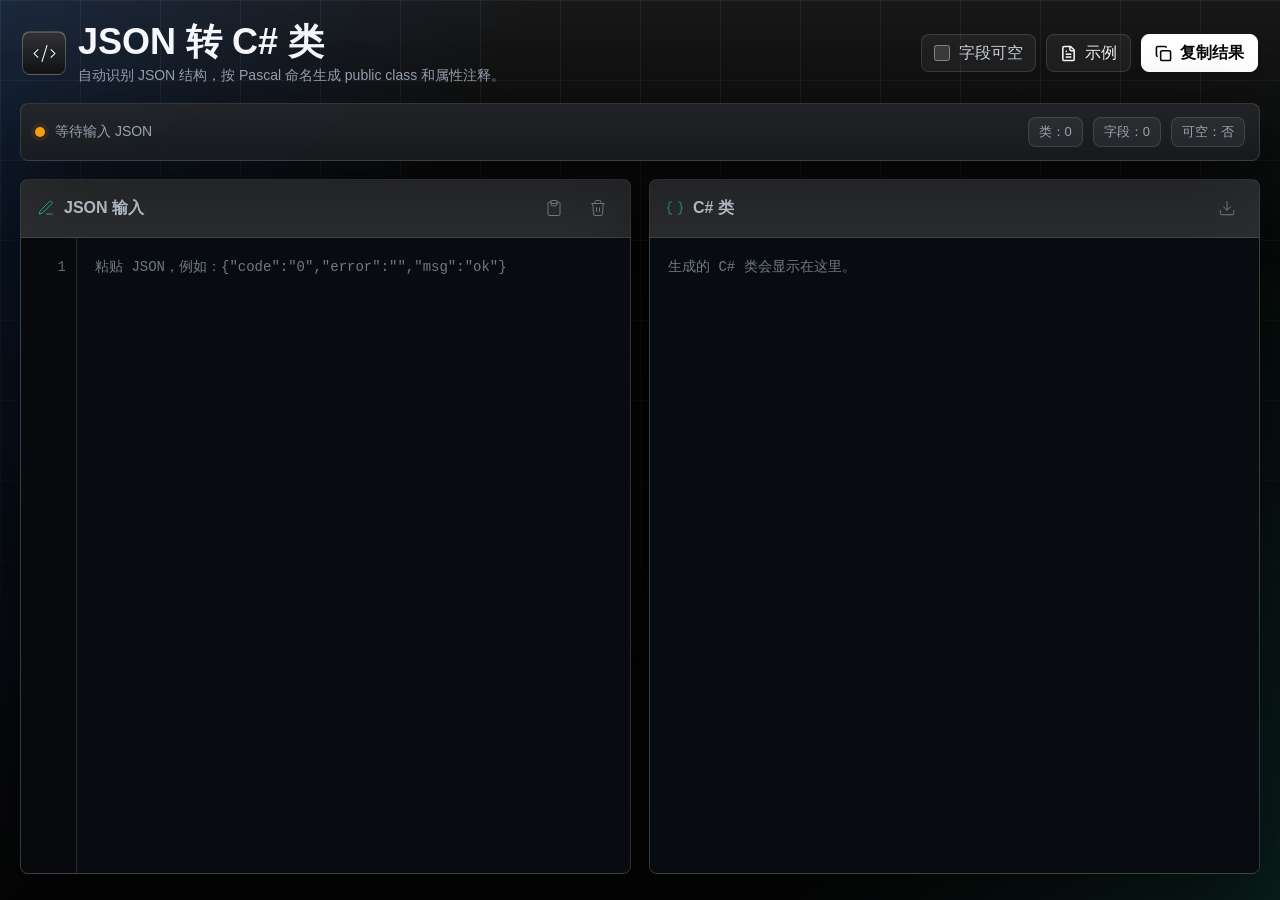
<file: Json/ToCsharp.html>
<!doctype html>
<html lang="zh-CN">

<head>
  <meta charset="utf-8">
  <meta name="viewport" content="width=device-width, initial-scale=1">
  <title>JSON 转 C# 类</title>
  <style>
    :root {
      color-scheme: dark;
      --bg: #050505;
      --panel: #111317;
      --text: #f5f7fb;
      --muted: #9aa4b2;
      --muted-strong: #c9d1dc;
      --border: rgba(255, 255, 255, 0.12);
      --border-strong: rgba(255, 255, 255, 0.24);
      --success: #2dd4bf;
      --danger: #fb7185;
      --warning: #f59e0b;
      --shadow: 0 28px 80px rgba(0, 0, 0, 0.44);
      --mono: Consolas, "SFMono-Regular", "Liberation Mono", Menlo, monospace;
      --sans: Inter, "Segoe UI", "PingFang SC", "Microsoft YaHei", Arial, sans-serif;
    }

    * {
      box-sizing: border-box;
    }

    body {
      margin: 0;
      min-height: 100vh;
      background:
        linear-gradient(180deg, rgba(255, 255, 255, 0.08), transparent 260px),
        linear-gradient(90deg, rgba(255, 255, 255, 0.055) 1px, transparent 1px),
        linear-gradient(180deg, rgba(255, 255, 255, 0.05) 1px, transparent 1px),
        var(--bg);
      background-size: auto, 80px 80px, 80px 80px, auto;
      color: var(--text);
      font-family: var(--sans);
    }

    body::before {
      content: "";
      position: fixed;
      inset: 0;
      pointer-events: none;
      background:
        linear-gradient(120deg, rgba(47, 125, 246, 0.16), transparent 30%, transparent 72%, rgba(45, 212, 191, 0.12)),
        linear-gradient(180deg, transparent, rgba(5, 5, 5, 0.86) 78%);
      z-index: -1;
    }

    button,
    textarea {
      font: inherit;
    }

    button {
      border: 0;
      cursor: pointer;
    }

    .app {
      width: min(1480px, calc(100vw - 40px));
      min-height: 100vh;
      margin: 0 auto;
      padding: 22px 0 26px;
      display: flex;
      flex-direction: column;
      gap: 18px;
    }

    .topbar {
      display: flex;
      align-items: center;
      justify-content: space-between;
      gap: 18px;
      padding: 0 2px;
    }

    .brand {
      display: flex;
      align-items: center;
      gap: 12px;
      min-width: 0;
    }

    .mark {
      width: 44px;
      height: 44px;
      border: 1px solid var(--border-strong);
      border-radius: 8px;
      display: grid;
      place-items: center;
      background:
        linear-gradient(180deg, rgba(255, 255, 255, 0.16), rgba(255, 255, 255, 0.04)),
        #090a0c;
      color: #ffffff;
      box-shadow: inset 0 1px 0 rgba(255, 255, 255, 0.18);
      flex: 0 0 auto;
    }

    .mark svg {
      width: 25px;
      height: 25px;
    }

    h1 {
      margin: 0;
      font-size: 36px;
      line-height: 1.1;
      letter-spacing: 0;
    }

    .subtitle {
      margin: 5px 0 0;
      color: var(--muted);
      font-size: 14px;
    }

    .actions {
      display: flex;
      align-items: center;
      justify-content: flex-end;
      gap: 10px;
      flex-wrap: wrap;
    }

    .button {
      min-height: 38px;
      border-radius: 8px;
      padding: 0 13px;
      display: inline-flex;
      align-items: center;
      gap: 8px;
      color: var(--text);
      background: rgba(255, 255, 255, 0.06);
      border: 1px solid var(--border);
      transition: border-color 160ms ease, transform 160ms ease, background 160ms ease;
      white-space: nowrap;
    }

    .button:hover,
    .button:focus-visible {
      border-color: var(--border-strong);
      background: rgba(255, 255, 255, 0.1);
      transform: translateY(-1px);
      outline: none;
    }

    .button.primary {
      color: #050505;
      background: #ffffff;
      border-color: #ffffff;
      font-weight: 700;
    }

    .button.primary:hover,
    .button.primary:focus-visible {
      background: #eef3ff;
      border-color: #eef3ff;
    }

    .button svg {
      width: 17px;
      height: 17px;
      stroke-width: 2.2;
      flex: 0 0 auto;
    }

    .toggle {
      min-height: 38px;
      padding: 0 12px;
      border-radius: 8px;
      display: inline-flex;
      align-items: center;
      gap: 9px;
      color: var(--muted-strong);
      background: rgba(255, 255, 255, 0.06);
      border: 1px solid var(--border);
      user-select: none;
      white-space: nowrap;
    }

    .toggle input {
      width: 16px;
      height: 16px;
      margin: 0;
      accent-color: var(--success);
    }

    .status-strip {
      display: grid;
      grid-template-columns: minmax(0, 1.2fr) repeat(3, auto);
      align-items: center;
      gap: 10px;
      padding: 13px 14px;
      border: 1px solid var(--border);
      border-radius: 8px;
      background:
        linear-gradient(180deg, rgba(255, 255, 255, 0.075), rgba(255, 255, 255, 0.035)),
        rgba(17, 19, 23, 0.86);
      box-shadow: var(--shadow);
      backdrop-filter: blur(18px);
    }

    .status-main {
      min-width: 0;
      display: flex;
      align-items: center;
      gap: 10px;
      color: var(--muted);
      font-size: 14px;
    }

    .status-dot {
      width: 10px;
      height: 10px;
      border-radius: 50%;
      background: var(--warning);
      box-shadow: 0 0 0 4px rgba(184, 107, 0, 0.12);
      flex: 0 0 auto;
    }

    .status-strip.valid .status-dot {
      background: var(--success);
      box-shadow: 0 0 0 4px rgba(45, 212, 191, 0.14), 0 0 18px rgba(45, 212, 191, 0.58);
    }

    .status-strip.invalid .status-dot {
      background: var(--danger);
      box-shadow: 0 0 0 4px rgba(251, 113, 133, 0.14), 0 0 18px rgba(251, 113, 133, 0.34);
    }

    .status-text {
      overflow: hidden;
      text-overflow: ellipsis;
      white-space: nowrap;
    }

    .metric {
      min-height: 30px;
      padding: 5px 10px;
      border-radius: 8px;
      background: rgba(255, 255, 255, 0.055);
      border: 1px solid var(--border);
      color: var(--muted);
      font-size: 13px;
      white-space: nowrap;
    }

    .workspace {
      flex: 1;
      min-height: 0;
      display: grid;
      grid-template-columns: minmax(0, 1fr) minmax(0, 1fr);
      gap: 18px;
    }

    .pane {
      min-height: 540px;
      display: flex;
      flex-direction: column;
      border: 1px solid var(--border);
      border-radius: 8px;
      background:
        linear-gradient(180deg, rgba(255, 255, 255, 0.075), rgba(255, 255, 255, 0.035)),
        var(--panel);
      box-shadow: var(--shadow);
      overflow: hidden;
    }

    .pane-head {
      height: 58px;
      padding: 0 14px 0 16px;
      display: flex;
      align-items: center;
      justify-content: space-between;
      gap: 12px;
      border-bottom: 1px solid var(--border);
      background: rgba(255, 255, 255, 0.045);
    }

    .pane-title {
      min-width: 0;
      display: flex;
      align-items: center;
      gap: 9px;
      font-weight: 700;
      color: var(--muted-strong);
    }

    .pane-title svg {
      width: 18px;
      height: 18px;
      color: var(--success);
      flex: 0 0 auto;
    }

    .pane-tools {
      display: flex;
      align-items: center;
      gap: 8px;
      flex: 0 0 auto;
    }

    .icon-button {
      width: 36px;
      height: 36px;
      border-radius: 8px;
      display: grid;
      place-items: center;
      color: var(--muted);
      background: transparent;
      border: 1px solid transparent;
      transition: background 160ms ease, border-color 160ms ease, color 160ms ease;
    }

    .icon-button:hover,
    .icon-button:focus-visible {
      background: rgba(255, 255, 255, 0.08);
      border-color: var(--border-strong);
      color: var(--text);
      outline: none;
    }

    .icon-button svg {
      width: 18px;
      height: 18px;
    }

    .editor-wrap {
      position: relative;
      flex: 1;
      min-height: 0;
      background: #080b10;
    }

    .editor-shell {
      height: 100%;
      min-height: 480px;
      display: grid;
      grid-template-columns: 56px minmax(0, 1fr);
      background: #080b10;
    }

    .line-gutter {
      margin: 0;
      padding: 18px 10px 18px 0;
      overflow: hidden;
      color: rgba(154, 164, 178, 0.62);
      background: #07090d;
      border-right: 1px solid var(--border);
      font-family: var(--mono);
      font-size: 14px;
      line-height: 1.68;
      text-align: right;
      user-select: none;
      white-space: pre;
    }

    textarea {
      width: 100%;
      height: 100%;
      min-height: 480px;
      padding: 18px;
      resize: none;
      outline: none;
      border: 0;
      display: block;
      color: #e9eef8;
      background: #080b10;
      caret-color: var(--success);
      font-family: var(--mono);
      font-size: 14px;
      line-height: 1.68;
      tab-size: 2;
      letter-spacing: 0;
      overflow: auto;
      white-space: pre;
    }

    textarea::placeholder {
      color: rgba(154, 164, 178, 0.72);
    }

    .output {
      height: 100%;
      min-height: 480px;
      margin: 0;
      padding: 18px;
      overflow: auto;
      color: #dbe7f7;
      background: #080b10;
      font-family: var(--mono);
      font-size: 14px;
      line-height: 1.68;
      white-space: pre;
      tab-size: 4;
    }

    .placeholder {
      color: rgba(154, 164, 178, 0.72);
    }

    .cs-keyword {
      color: #93c5fd;
      font-weight: 700;
    }

    .cs-type {
      color: #2dd4bf;
    }

    .cs-class-name {
      color: #fbbf24;
    }

    .cs-property {
      color: #e9d5ff;
    }

    .cs-comment {
      color: #94a3b8;
    }

    .cs-tag {
      color: #86efac;
    }

    .error-box {
      margin: 14px;
      padding: 14px 15px;
      border-radius: 8px;
      border: 1px solid rgba(251, 113, 133, 0.32);
      background: rgba(251, 113, 133, 0.1);
      color: #fecdd3;
      font-size: 14px;
      line-height: 1.55;
      white-space: pre-wrap;
    }

    .hidden {
      display: none;
    }

    @media (max-width: 980px) {
      .app {
        width: min(100vw - 24px, 760px);
        padding: 14px 0;
      }

      .topbar,
      .status-strip,
      .workspace {
        grid-template-columns: 1fr;
      }

      .topbar {
        align-items: stretch;
        flex-direction: column;
      }

      .actions {
        justify-content: flex-start;
      }

      h1 {
        font-size: 30px;
      }

      .subtitle {
        font-size: 13px;
        line-height: 1.55;
      }

      .status-strip {
        display: flex;
        align-items: stretch;
        flex-direction: column;
      }

      .status-text {
        white-space: normal;
      }

      .metric {
        width: 100%;
      }

      .pane {
        min-height: 420px;
      }

      .editor-shell,
      textarea,
      .output {
        min-height: 360px;
        font-size: 13px;
      }

      .line-gutter {
        width: 48px;
        font-size: 13px;
      }

      .editor-shell {
        grid-template-columns: 48px minmax(0, 1fr);
      }
    }
  </style>
</head>

<body>
  <main class="app">
    <header class="topbar">
      <div class="brand">
        <div class="mark" aria-hidden="true">
          <svg viewBox="0 0 24 24" fill="none" stroke="currentColor">
            <path d="m18 16 4-4-4-4"></path>
            <path d="m6 8-4 4 4 4"></path>
            <path d="m14.5 4-5 16"></path>
          </svg>
        </div>
        <div>
          <h1>JSON 转 C# 类</h1>
          <p class="subtitle">自动识别 JSON 结构，按 Pascal 命名生成 public class 和属性注释。</p>
        </div>
      </div>
      <div class="actions">
        <label class="toggle" title="开启后所有字段类型后追加 ?">
          <input id="nullableToggle" type="checkbox">
          字段可空
        </label>
        <button class="button" id="sampleBtn" type="button">
          <svg viewBox="0 0 24 24" fill="none" stroke="currentColor">
            <path d="M15 2H6a2 2 0 0 0-2 2v16a2 2 0 0 0 2 2h12a2 2 0 0 0 2-2V7Z"></path>
            <path d="M14 2v4a2 2 0 0 0 2 2h4"></path>
            <path d="M10 9H8"></path>
            <path d="M16 13H8"></path>
            <path d="M16 17H8"></path>
          </svg>
          示例
        </button>
        <button class="button primary" id="copyBtn" type="button">
          <svg viewBox="0 0 24 24" fill="none" stroke="currentColor">
            <rect width="14" height="14" x="8" y="8" rx="2"></rect>
            <path d="M4 16c-1.1 0-2-.9-2-2V4c0-1.1.9-2 2-2h10c1.1 0 2 .9 2 2"></path>
          </svg>
          复制结果
        </button>
      </div>
    </header>

    <section class="status-strip" id="statusStrip" aria-live="polite">
      <div class="status-main">
        <span class="status-dot" aria-hidden="true"></span>
        <span class="status-text" id="statusText">等待输入 JSON</span>
      </div>
      <div class="metric" id="classMetric">类：0</div>
      <div class="metric" id="propertyMetric">字段：0</div>
      <div class="metric" id="nullableMetric">可空：否</div>
    </section>

    <section class="workspace">
      <article class="pane">
        <div class="pane-head">
          <div class="pane-title">
            <svg viewBox="0 0 24 24" fill="none" stroke="currentColor">
              <path d="M12 20h9"></path>
              <path d="M16.5 3.5a2.12 2.12 0 0 1 3 3L7 19l-4 1 1-4Z"></path>
            </svg>
            JSON 输入
          </div>
          <div class="pane-tools">
            <button class="icon-button" id="pasteBtn" type="button" title="粘贴">
              <svg viewBox="0 0 24 24" fill="none" stroke="currentColor">
                <path d="M8 4v3a2 2 0 0 0 2 2h4a2 2 0 0 0 2-2V4"></path>
                <rect width="8" height="4" x="8" y="2" rx="1"></rect>
                <path d="M16 4h2a2 2 0 0 1 2 2v14a2 2 0 0 1-2 2H6a2 2 0 0 1-2-2V6a2 2 0 0 1 2-2h2"></path>
              </svg>
            </button>
            <button class="icon-button" id="clearBtn" type="button" title="清空">
              <svg viewBox="0 0 24 24" fill="none" stroke="currentColor">
                <path d="M3 6h18"></path>
                <path d="M8 6V4a2 2 0 0 1 2-2h4a2 2 0 0 1 2 2v2"></path>
                <path d="M19 6l-1 14a2 2 0 0 1-2 2H8a2 2 0 0 1-2-2L5 6"></path>
                <path d="M10 11v6"></path>
                <path d="M14 11v6"></path>
              </svg>
            </button>
          </div>
        </div>
        <div class="editor-wrap">
          <div class="editor-shell">
            <pre class="line-gutter" id="inputLines" aria-hidden="true">1</pre>
            <textarea id="input" spellcheck="false" wrap="off"
              placeholder='粘贴 JSON，例如：{"code":"0","error":"","msg":"ok"}'></textarea>
          </div>
        </div>
      </article>

      <article class="pane">
        <div class="pane-head">
          <div class="pane-title">
            <svg viewBox="0 0 24 24" fill="none" stroke="currentColor">
              <path d="M8 4H6a2 2 0 0 0-2 2v3a3 3 0 0 1-2 3 3 3 0 0 1 2 3v3a2 2 0 0 0 2 2h2"></path>
              <path d="M16 4h2a2 2 0 0 1 2 2v3a3 3 0 0 0 2 3 3 3 0 0 0-2 3v3a2 2 0 0 1-2 2h-2"></path>
            </svg>
            C# 类
          </div>
          <div class="pane-tools">
            <button class="icon-button" id="downloadBtn" type="button" title="下载 CS">
              <svg viewBox="0 0 24 24" fill="none" stroke="currentColor">
                <path d="M12 15V3"></path>
                <path d="M21 15v4a2 2 0 0 1-2 2H5a2 2 0 0 1-2-2v-4"></path>
                <path d="m7 10 5 5 5-5"></path>
              </svg>
            </button>
          </div>
        </div>
        <div class="editor-wrap" id="resultWrap">
          <pre class="output placeholder" id="output">生成的 C# 类会显示在这里。</pre>
          <div class="error-box hidden" id="errorBox"></div>
        </div>
      </article>
    </section>
  </main>

  <script>
    const input = document.querySelector("#input");
    const inputLines = document.querySelector("#inputLines");
    const output = document.querySelector("#output");
    const errorBox = document.querySelector("#errorBox");
    const statusStrip = document.querySelector("#statusStrip");
    const statusText = document.querySelector("#statusText");
    const classMetric = document.querySelector("#classMetric");
    const propertyMetric = document.querySelector("#propertyMetric");
    const nullableMetric = document.querySelector("#nullableMetric");
    const nullableToggle = document.querySelector("#nullableToggle");
    const sampleBtn = document.querySelector("#sampleBtn");
    const clearBtn = document.querySelector("#clearBtn");
    const pasteBtn = document.querySelector("#pasteBtn");
    const copyBtn = document.querySelector("#copyBtn");
    const downloadBtn = document.querySelector("#downloadBtn");

    const csharpKeywords = new Set([
      "abstract", "as", "base", "bool", "break", "byte", "case", "catch", "char", "checked",
      "class", "const", "continue", "decimal", "default", "delegate", "do", "double", "else",
      "enum", "event", "explicit", "extern", "false", "finally", "fixed", "float", "for",
      "foreach", "goto", "if", "implicit", "in", "int", "interface", "internal", "is", "lock",
      "long", "namespace", "new", "null", "object", "operator", "out", "override", "params",
      "private", "protected", "public", "readonly", "ref", "return", "sbyte", "sealed", "short",
      "sizeof", "stackalloc", "static", "string", "struct", "switch", "this", "throw", "true",
      "try", "typeof", "uint", "ulong", "unchecked", "unsafe", "ushort", "using", "virtual",
      "void", "volatile", "while"
    ]);

    const sample = String.raw`{
  "code": "0",
  "error": "",
  "msg": "success",
  "data": {
    "user_id": 1001,
    "user-name": "张三",
    "is_admin": true,
    "roles": ["owner", "reviewer"],
    "profile": {
      "mobile_phone": "13800000000",
      "last_login_time": "2026-07-07 09:30:00"
    }
  }
}`;

    let generatedCode = "";
    let parseTimer = 0;

    input.addEventListener("input", () => {
      updateInputLineNumbers();
      window.clearTimeout(parseTimer);
      parseTimer = window.setTimeout(parseAndRender, 120);
    });

    input.addEventListener("scroll", () => {
      inputLines.scrollTop = input.scrollTop;
    });

    input.addEventListener("keydown", (event) => {
      if (event.key === "Tab") {
        event.preventDefault();
        const start = input.selectionStart;
        const end = input.selectionEnd;
        input.setRangeText("  ", start, end, "end");
        updateInputLineNumbers();
        parseAndRender();
      }
    });

    nullableToggle.addEventListener("change", parseAndRender);

    sampleBtn.addEventListener("click", () => {
      input.value = sample;
      input.focus();
      updateInputLineNumbers();
      parseAndRender();
    });

    clearBtn.addEventListener("click", () => {
      input.value = "";
      input.focus();
      updateInputLineNumbers();
      renderEmpty();
    });

    pasteBtn.addEventListener("click", async () => {
      if (!navigator.clipboard?.readText) {
        setStatus("invalid", "当前浏览器不支持直接读取剪贴板");
        return;
      }

      try {
        input.value = await navigator.clipboard.readText();
        input.focus();
        updateInputLineNumbers();
        parseAndRender();
      } catch {
        setStatus("invalid", "浏览器没有授权读取剪贴板");
      }
    });

    copyBtn.addEventListener("click", async () => {
      if (!generatedCode) {
        setStatus("invalid", "没有可复制的 C# 类");
        return;
      }

      try {
        await navigator.clipboard.writeText(generatedCode);
        setStatus("valid", "已复制 C# 类");
      } catch {
        setStatus("invalid", "复制失败，请手动选择结果复制");
      }
    });

    downloadBtn.addEventListener("click", () => {
      if (!generatedCode) {
        setStatus("invalid", "没有可下载的 C# 类");
        return;
      }

      const blob = new Blob([generatedCode], { type: "text/plain;charset=utf-8" });
      const url = URL.createObjectURL(blob);
      const link = document.createElement("a");
      link.href = url;
      link.download = "JsonClasses.cs";
      link.click();
      URL.revokeObjectURL(url);
    });

    function parseAndRender() {
      const raw = input.value.trim();
      nullableMetric.textContent = `可空：${nullableToggle.checked ? "是" : "否"}`;

      if (!raw) {
        renderEmpty();
        return;
      }

      const result = parseJson(raw);

      if (!result.ok) {
        generatedCode = "";
        output.classList.add("hidden");
        errorBox.classList.remove("hidden");
        errorBox.textContent = result.message;
        setStatus("invalid", "JSON 校验失败");
        classMetric.textContent = "类：0";
        propertyMetric.textContent = "字段：0";
        return;
      }

      try {
        const schema = buildClasses(result.value);
        generatedCode = renderCsharp(schema.classes, nullableToggle.checked);
        renderHighlightedCode(generatedCode);
        output.classList.remove("placeholder", "hidden");
        errorBox.classList.add("hidden");
        setStatus("valid", "已生成 C# 类");
        classMetric.textContent = `类：${schema.classes.length}`;
        propertyMetric.textContent = `字段：${schema.propertyCount}`;
      } catch (error) {
        generatedCode = "";
        output.classList.add("hidden");
        errorBox.classList.remove("hidden");
        errorBox.textContent = error.message || "无法根据当前 JSON 生成 C# 类";
        setStatus("invalid", "生成失败");
        classMetric.textContent = "类：0";
        propertyMetric.textContent = "字段：0";
      }
    }

    function buildClasses(value) {
      const context = {
        classes: [],
        propertyCount: 0
      };

      if (Array.isArray(value)) {
        if (value.length === 0) {
          throw new Error("顶层数组为空，无法推断 Class1 字段。");
        }

        const itemObject = value.find((item) => isPlainObject(item));
        if (!itemObject) {
          const valueType = mergeTypes(value.map((item) => inferType(item, context)));
          context.classes.push({
            name: "Class1",
            properties: [{ name: "Value", type: valueType }]
          });
          context.propertyCount = 1;
          return context;
        }

        createClassFromObjects(value.filter((item) => isPlainObject(item)), context);
        return context;
      }

      if (!isPlainObject(value)) {
        context.classes.push({
          name: "Class1",
          properties: [{ name: "Value", type: inferType(value, context) }]
        });
        context.propertyCount = 1;
        return context;
      }

      createClassFromObjects([value], context);
      return context;
    }

    function createClassFromObjects(objects, context) {
      const className = `Class${context.classes.length + 1}`;
      const classModel = { name: className, properties: [] };
      context.classes.push(classModel);

      const valuesByKey = new Map();
      objects.forEach((object) => {
        Object.entries(object).forEach(([key, value]) => {
          if (!valuesByKey.has(key)) {
            valuesByKey.set(key, []);
          }
          valuesByKey.get(key).push(value);
        });
      });

      const usedNames = new Set();
      valuesByKey.forEach((values, key) => {
        const propertyName = uniqueName(toPascalName(key), usedNames);
        const propertyType = inferPropertyType(values, context);
        classModel.properties.push({ name: propertyName, type: propertyType });
        context.propertyCount += 1;
      });

      return className;
    }

    function inferPropertyType(values, context) {
      const meaningfulValues = values.filter((value) => value !== null && value !== undefined);
      if (meaningfulValues.length === 0) {
        return "object";
      }

      if (meaningfulValues.every((value) => isPlainObject(value))) {
        return createClassFromObjects(meaningfulValues, context);
      }

      if (meaningfulValues.every((value) => Array.isArray(value))) {
        return inferArrayType(meaningfulValues, context);
      }

      if (meaningfulValues.some((value) => isPlainObject(value) || Array.isArray(value))) {
        return "object";
      }

      return mergeTypes(meaningfulValues.map((item) => inferType(item, context)));
    }

    function inferArrayType(arrays, context) {
      const items = arrays.flat();
      const meaningfulItems = items.filter((item) => item !== null && item !== undefined);

      if (meaningfulItems.length === 0) {
        return "List<object>";
      }

      if (meaningfulItems.every((item) => isPlainObject(item))) {
        const className = createClassFromObjects(meaningfulItems, context);
        return `List<${className}>`;
      }

      if (meaningfulItems.every((item) => Array.isArray(item))) {
        return `List<${inferArrayType(meaningfulItems, context)}>`;
      }

      if (meaningfulItems.some((item) => isPlainObject(item) || Array.isArray(item))) {
        return "List<object>";
      }

      return `List<${mergeTypes(meaningfulItems.map((item) => inferType(item, context)))}>`;
    }

    function inferType(value, context) {
      if (value === null || value === undefined) {
        return "object";
      }

      if (Array.isArray(value)) {
        return inferArrayType([value], context);
      }

      if (isPlainObject(value)) {
        return createClassFromObjects([value], context);
      }

      if (typeof value === "string") {
        return "string";
      }

      if (typeof value === "boolean") {
        return "bool";
      }

      if (typeof value === "number") {
        if (!Number.isFinite(value)) {
          return "decimal";
        }
        if (!Number.isInteger(value)) {
          return "decimal";
        }
        if (value >= -2147483648 && value <= 2147483647) {
          return "int";
        }
        return "long";
      }

      return "object";
    }

    function mergeTypes(types) {
      const normalized = [...new Set(types.filter(Boolean))];
      if (normalized.length === 0) {
        return "object";
      }
      if (normalized.length === 1) {
        return normalized[0];
      }

      const withoutObject = normalized.filter((type) => type !== "object");
      if (withoutObject.length === 1) {
        return withoutObject[0];
      }

      const numericTypes = new Set(["int", "long", "decimal"]);
      if (normalized.every((type) => numericTypes.has(type) || type === "object")) {
        if (normalized.includes("decimal")) {
          return "decimal";
        }
        if (normalized.includes("long")) {
          return "long";
        }
        return "int";
      }

      return "object";
    }

    function renderCsharp(classes, nullable) {
      return classes.map((classModel) => {
        const lines = [
          `    public class ${classModel.name}`,
          "    {"
        ];

        classModel.properties.forEach((property) => {
          const type = nullable ? `${property.type}?` : property.type;
          lines.push(
            "        /// <summary>",
            "        /// ",
            "        /// </summary>",
            `        public ${type} ${property.name} { get; set; }`
          );
        });

        lines.push("    }");
        return lines.join("\n");
      }).join("\n\n");
    }

    function renderHighlightedCode(code) {
      output.innerHTML = code.split("\n").map(highlightLine).join("\n");
    }

    function highlightLine(line) {
      const escapedLine = escapeHtml(line);

      if (escapedLine.trim().startsWith("///")) {
        return escapedLine
          .replace(/(&lt;\/?summary&gt;)/g, '<span class="cs-tag">$1</span>')
          .replace(/(\/\/\/)/, '<span class="cs-comment">$1</span>');
      }

      const keywords = new Set(["private", "public", "class", "get", "set"]);
      const types = new Set(["string", "bool", "int", "long", "decimal", "object", "List"]);

      return escapedLine.replace(/\b(private|public|class|get|set|string|bool|int|long|decimal|object|List|Class\d+|[A-Z][A-Za-z0-9]*)(\?)?\b/g, (match, word, nullable, offset) => {
        const suffix = nullable || "";
        if (keywords.has(word)) {
          return `<span class="cs-keyword">${word}${suffix}</span>`;
        }
        if (types.has(word)) {
          return `<span class="cs-type">${word}${suffix}</span>`;
        }
        if (/^Class\d+$/.test(word)) {
          return `<span class="cs-class-name">${word}${suffix}</span>`;
        }
        if (escapedLine.slice(offset + match.length).startsWith(" { get; set; }")) {
          return `<span class="cs-property">${word}${suffix}</span>`;
        }
        return match;
      });
    }

    function escapeHtml(text) {
      return text
        .replace(/&/g, "&amp;")
        .replace(/</g, "&lt;")
        .replace(/>/g, "&gt;");
    }

    function toPascalName(key) {
      const words = String(key)
        .replace(/([a-z\d])([A-Z])/g, "$1 $2")
        .split(/[^A-Za-z0-9]+/)
        .filter(Boolean);

      let name = words.map((word) => {
        const lower = word.toLowerCase();
        return lower.charAt(0).toUpperCase() + lower.slice(1);
      }).join("");

      if (!name) {
        name = "Value";
      }

      if (/^\d/.test(name)) {
        name = `Value${name}`;
      }

      if (csharpKeywords.has(name.toLowerCase())) {
        name = `${name}Value`;
      }

      return name;
    }

    function uniqueName(name, usedNames) {
      let candidate = name;
      let index = 2;
      while (usedNames.has(candidate)) {
        candidate = `${name}${index}`;
        index += 1;
      }
      usedNames.add(candidate);
      return candidate;
    }

    function parseJson(raw) {
      const candidates = buildCandidates(raw);
      let lastError = null;

      for (const candidate of candidates) {
        try {
          const parsed = JSON.parse(candidate);
          return { ok: true, value: unwrapJsonString(parsed) };
        } catch (error) {
          lastError = error;
        }
      }

      return {
        ok: false,
        message: formatJsonError(lastError, raw)
      };
    }

    function buildCandidates(raw) {
      const text = raw.trim();
      const candidates = [text];

      if (isWrappedInQuotes(text)) {
        try {
          const unwrapped = JSON.parse(text);
          if (typeof unwrapped === "string") {
            candidates.push(unwrapped.trim());
          }
        } catch {
          // Keep the original parser error.
        }
      }

      const quoteFixed = text.replace(/\\"/g, '"').replace(/\\\//g, "/");
      if (quoteFixed !== text) {
        candidates.push(quoteFixed);
      }

      return [...new Set(candidates)];
    }

    function unwrapJsonString(value) {
      let current = value;

      for (let i = 0; i < 4; i += 1) {
        if (typeof current !== "string") {
          break;
        }

        const text = current.trim();
        if (!looksLikeJson(text)) {
          break;
        }

        current = JSON.parse(text);
      }

      return current;
    }

    function looksLikeJson(text) {
      return (
        (text.startsWith("{") && text.endsWith("}")) ||
        (text.startsWith("[") && text.endsWith("]")) ||
        isWrappedInQuotes(text)
      );
    }

    function isWrappedInQuotes(text) {
      return text.length >= 2 && text.startsWith('"') && text.endsWith('"');
    }

    function formatJsonError(error, source) {
      const base = error?.message || "无法解析 JSON";
      const position = extractErrorPosition(base);

      if (position === null) {
        return base;
      }

      const location = getLineColumn(source, position);
      return `${base}\n位置：第 ${location.line} 行，第 ${location.column} 列`;
    }

    function extractErrorPosition(message) {
      const match = message.match(/position\s+(\d+)/i);
      return match ? Number(match[1]) : null;
    }

    function getLineColumn(text, position) {
      const before = text.slice(0, position);
      const lines = before.split(/\r\n|\r|\n/);
      return {
        line: lines.length,
        column: lines[lines.length - 1].length + 1
      };
    }

    function isPlainObject(value) {
      return value !== null && typeof value === "object" && !Array.isArray(value);
    }

    function renderEmpty() {
      generatedCode = "";
      output.textContent = "生成的 C# 类会显示在这里。";
      output.classList.add("placeholder");
      output.classList.remove("hidden");
      errorBox.classList.add("hidden");
      setStatus("", "等待输入 JSON");
      classMetric.textContent = "类：0";
      propertyMetric.textContent = "字段：0";
      nullableMetric.textContent = `可空：${nullableToggle.checked ? "是" : "否"}`;
    }

    function updateInputLineNumbers() {
      const lines = Math.max(1, countLines(input.value));
      inputLines.textContent = Array.from({ length: lines }, (_, index) => index + 1).join("\n");
      inputLines.scrollTop = input.scrollTop;
    }

    function setStatus(state, message) {
      statusStrip.classList.remove("valid", "invalid");
      if (state) {
        statusStrip.classList.add(state);
      }
      statusText.textContent = message;
    }

    function countLines(text) {
      return text ? text.split(/\r\n|\r|\n/).length : 0;
    }

    updateInputLineNumbers();
    renderEmpty();
  </script>
</body>

</html>
</file>
<file: tool-base.css>
/* Base styles (dark theme). Shared by every tool page; page-specific rules stay in each page. */

:root {
  color-scheme: dark;
  --bg: #050505;
  --panel: #111317;
  --panel-soft: #171a20;
  --text: #f5f7fb;
  --muted: #9aa4b2;
  --muted-strong: #c9d1dc;
  --border: rgba(255, 255, 255, 0.12);
  --border-strong: rgba(255, 255, 255, 0.24);
  --primary: #2f7df6;
  --primary-dark: #1f5fd0;
  --success: #2dd4bf;
  --danger: #fb7185;
  --warning: #f59e0b;
  --shadow: 0 28px 80px rgba(0, 0, 0, 0.44);
  --mono: Consolas, "SFMono-Regular", "Liberation Mono", Menlo, monospace;
  --sans: Inter, "Segoe UI", "PingFang SC", "Microsoft YaHei", Arial, sans-serif;
}

* {
  box-sizing: border-box;
}

body {
  margin: 0;
  min-height: 100vh;
  background:
    linear-gradient(180deg, rgba(255, 255, 255, 0.08), transparent 260px),
    linear-gradient(90deg, rgba(255, 255, 255, 0.055) 1px, transparent 1px),
    linear-gradient(180deg, rgba(255, 255, 255, 0.05) 1px, transparent 1px),
    var(--bg);
  background-size: auto, 80px 80px, 80px 80px, auto;
  color: var(--text);
  font-family: var(--sans);
}

body::before {
  content: "";
  position: fixed;
  inset: 0;
  pointer-events: none;
  background:
    linear-gradient(120deg, rgba(47, 125, 246, 0.16), transparent 30%, transparent 72%, rgba(45, 212, 191, 0.12)),
    linear-gradient(180deg, transparent, rgba(5, 5, 5, 0.86) 78%);
  z-index: -1;
}

button {
  border: 0;
  cursor: pointer;
}

.app {
  width: min(1480px, calc(100vw - 40px));
  min-height: 100vh;
  margin: 0 auto;
  padding: 22px 0 26px;
  display: flex;
  flex-direction: column;
  gap: 18px;
}

.topbar {
  display: flex;
  align-items: center;
  justify-content: space-between;
  gap: 18px;
  padding: 0 2px;
}

.brand {
  display: flex;
  align-items: center;
  gap: 12px;
  min-width: 0;
}

.mark {
  width: 44px;
  height: 44px;
  border: 1px solid var(--border-strong);
  border-radius: 8px;
  display: grid;
  place-items: center;
  background:
    linear-gradient(180deg, rgba(255, 255, 255, 0.16), rgba(255, 255, 255, 0.04)),
    #090a0c;
  color: #ffffff;
  box-shadow: inset 0 1px 0 rgba(255, 255, 255, 0.18);
  flex: 0 0 auto;
}

.mark svg {
  width: 25px;
  height: 25px;
}

h1 {
  margin: 0;
  font-size: 36px;
  line-height: 1.1;
  letter-spacing: 0;
}

.subtitle {
  margin: 5px 0 0;
  color: var(--muted);
  font-size: 14px;
}

.actions {
  display: flex;
  align-items: center;
  justify-content: flex-end;
  gap: 10px;
  flex-wrap: wrap;
}

.button {
  min-height: 38px;
  border-radius: 8px;
  padding: 0 13px;
  display: inline-flex;
  align-items: center;
  gap: 8px;
  color: var(--text);
  background: rgba(255, 255, 255, 0.06);
  border: 1px solid var(--border);
  transition: border-color 160ms ease, transform 160ms ease, background 160ms ease;
  white-space: nowrap;
}

.button:hover,
.button:focus-visible {
  border-color: var(--border-strong);
  background: rgba(255, 255, 255, 0.1);
  transform: translateY(-1px);
  outline: none;
}

.button.primary {
  color: #050505;
  background: #ffffff;
  border-color: #ffffff;
  font-weight: 700;
}

.button.primary:hover,
.button.primary:focus-visible {
  background: #eef3ff;
  border-color: #eef3ff;
}

.button svg {
  width: 17px;
  height: 17px;
  stroke-width: 2.2;
  flex: 0 0 auto;
}

.status-main {
  min-width: 0;
  display: flex;
  align-items: center;
  gap: 10px;
  color: var(--muted);
  font-size: 14px;
}

.status-dot {
  width: 10px;
  height: 10px;
  border-radius: 50%;
  background: var(--warning);
  box-shadow: 0 0 0 4px rgba(184, 107, 0, 0.12);
  flex: 0 0 auto;
}

.status-strip.valid .status-dot {
  background: var(--success);
  box-shadow: 0 0 0 4px rgba(45, 212, 191, 0.14), 0 0 18px rgba(45, 212, 191, 0.58);
}

.status-strip.invalid .status-dot {
  background: var(--danger);
  box-shadow: 0 0 0 4px rgba(251, 113, 133, 0.14), 0 0 18px rgba(251, 113, 133, 0.34);
}

.status-text {
  overflow: hidden;
  text-overflow: ellipsis;
  white-space: nowrap;
}

.metric {
  min-height: 30px;
  padding: 5px 10px;
  border-radius: 8px;
  background: rgba(255, 255, 255, 0.055);
  border: 1px solid var(--border);
  color: var(--muted);
  font-size: 13px;
  white-space: nowrap;
}

.pane {
  min-height: 540px;
  display: flex;
  flex-direction: column;
  border: 1px solid var(--border);
  border-radius: 8px;
  background:
    linear-gradient(180deg, rgba(255, 255, 255, 0.075), rgba(255, 255, 255, 0.035)),
    var(--panel);
  box-shadow: var(--shadow);
  overflow: hidden;
}

.pane-head {
  height: 58px;
  padding: 0 14px 0 16px;
  display: flex;
  align-items: center;
  justify-content: space-between;
  gap: 12px;
  border-bottom: 1px solid var(--border);
  background: rgba(255, 255, 255, 0.045);
}

.pane-title {
  min-width: 0;
  display: flex;
  align-items: center;
  gap: 9px;
  font-weight: 700;
  color: var(--muted-strong);
}

.pane-title svg {
  width: 18px;
  height: 18px;
  color: var(--success);
  flex: 0 0 auto;
}

.pane-tools {
  display: flex;
  align-items: center;
  gap: 8px;
  flex: 0 0 auto;
}

.icon-button {
  width: 36px;
  height: 36px;
  border-radius: 8px;
  display: grid;
  place-items: center;
  color: var(--muted);
  background: transparent;
  border: 1px solid transparent;
  transition: background 160ms ease, border-color 160ms ease, color 160ms ease;
}

.icon-button:hover,
.icon-button:focus-visible {
  background: rgba(255, 255, 255, 0.08);
  border-color: var(--border-strong);
  color: var(--text);
  outline: none;
}

.icon-button svg {
  width: 18px;
  height: 18px;
}

.editor-wrap {
  position: relative;
  flex: 1;
  min-height: 0;
  background: #080b10;
}

.line-gutter {
  margin: 0;
  padding: 18px 10px 18px 0;
  overflow: hidden;
  color: rgba(154, 164, 178, 0.62);
  background: #07090d;
  border-right: 1px solid var(--border);
  font-family: var(--mono);
  font-size: 14px;
  line-height: 1.68;
  text-align: right;
  user-select: none;
  white-space: pre;
}

textarea::placeholder {
  color: rgba(154, 164, 178, 0.72);
}

.theme-toggle {
  cursor: pointer;
}

.theme-toggle .theme-icon {
  width: 17px;
  height: 17px;
  display: none;
}

html[data-theme="dark"] .theme-icon-sun,
html[data-theme="light"] .theme-icon-moon {
  display: block;
}
</file>
<file: tool-light.css>
/* Light theme overrides, switched on and off by theme.js. Shared by every tool page; page-specific rules stay in each page. */

:root {
  color-scheme: light;
  --bg: #f1f4f7;
  --panel: #ffffff;
  --panel-soft: #f8fafc;
  --text: #111317;
  --muted: #64748b;
  --muted-strong: #334155;
  --border: rgba(15, 23, 42, 0.12);
  --border-strong: rgba(15, 23, 42, 0.24);
  --primary: #2563eb;
  --success: #0f8f83;
  --danger: #e11d48;
  --warning: #d97706;
  --shadow: 0 18px 46px rgba(15, 23, 42, 0.12);
}

body {
  background:
    linear-gradient(180deg, rgba(15, 23, 42, 0.035), transparent 260px),
    linear-gradient(90deg, rgba(15, 23, 42, 0.065) 1px, transparent 1px),
    linear-gradient(180deg, rgba(15, 23, 42, 0.065) 1px, transparent 1px),
    var(--bg);
  background-size: auto, 80px 80px, 80px 80px, auto;
  color: var(--text);
}

body::before {
  background:
    linear-gradient(120deg, rgba(37, 99, 235, 0.07), transparent 30%, transparent 72%, rgba(15, 143, 131, 0.055)),
    linear-gradient(180deg, rgba(255, 255, 255, 0.16), rgba(226, 232, 240, 0.7) 78%);
}

::selection {
  color: #0f172a;
  background: rgba(37, 99, 235, 0.2);
}

.mark {
  border-color: rgba(15, 23, 42, 0.18);
  color: #111317;
  background:
    linear-gradient(180deg, #ffffff, #eef2f6),
    #f8fafc;
  box-shadow:
    inset 0 1px 0 rgba(255, 255, 255, 0.92),
    0 6px 18px rgba(15, 23, 42, 0.1);
}

.button {
  color: #111317;
  background: rgba(255, 255, 255, 0.84);
  border-color: rgba(15, 23, 42, 0.18);
}

.button:hover,
.button:focus-visible {
  color: #111317;
  background: #e9eef4;
  border-color: rgba(15, 23, 42, 0.3);
}

.button.primary {
  color: #ffffff;
  background: #111317;
  border-color: #111317;
}

.button.primary:hover,
.button.primary:focus-visible {
  color: #ffffff;
  background: #272a30;
  border-color: #272a30;
}

.status-strip {
  border-color: rgba(15, 23, 42, 0.14);
  background: linear-gradient(180deg, #eef3f8, #e6edf5);
  box-shadow:
    inset 0 1px 0 rgba(255, 255, 255, 0.92),
    0 16px 40px rgba(15, 23, 42, 0.1);
  backdrop-filter: none;
  -webkit-backdrop-filter: none;
}

.status-main {
  color: #475569;
}

.metric {
  color: #475569;
  background: #eef2f6;
  border-color: rgba(15, 23, 42, 0.12);
  box-shadow: inset 0 1px 0 rgba(255, 255, 255, 0.8);
}

.pane {
  border-color: rgba(15, 23, 42, 0.16);
  background: #f8fafc;
  box-shadow:
    inset 0 1px 0 rgba(255, 255, 255, 0.82),
    0 18px 46px rgba(15, 23, 42, 0.12);
}

.pane-head {
  border-bottom-color: rgba(15, 23, 42, 0.14);
  background: linear-gradient(180deg, #eef3f8, #e6edf5);
  box-shadow: inset 0 1px 0 rgba(255, 255, 255, 0.9);
  backdrop-filter: none;
  -webkit-backdrop-filter: none;
}

.pane-title {
  color: #273244;
}

.pane-title svg {
  color: #0f766e;
}

.icon-button {
  color: #64748b;
}

.icon-button:hover,
.icon-button:focus-visible {
  color: #0f172a;
  background: #e2e8f0;
  border-color: rgba(15, 23, 42, 0.18);
}

.editor-wrap,
.editor-shell,
.drop-wrap,
.preview-wrap,
.pane-body {
  color-scheme: light;
  background: #f8fafc;
}

textarea,
.output,
.code,
.signature-info {
  color-scheme: light;
  color: #172033;
  background: #f8fafc;
}

textarea {
  caret-color: #0f766e;
}

textarea::placeholder,
.placeholder {
  color: #64748b;
}

.line-gutter,
.output-line-no {
  color: #526174;
  background: #eef2f6;
  border-right-color: rgba(15, 23, 42, 0.12);
}

.json-key,
.cs-keyword {
  color: #1d4ed8;
}

.json-string,
.cs-tag {
  color: #15803d;
}

.json-number,
.cs-class-name {
  color: #b45309;
}

.json-boolean {
  color: #9333ea;
}

.json-null,
.cs-property {
  color: #7c3aed;
}

.json-bracket,
.json-punctuation,
.json-count {
  color: #334155;
}

.cs-type {
  color: #0f766e;
}

.cs-comment {
  color: #64748b;
}

.fold-toggle {
  color: #475569;
  background: #e2e8f0;
}

.error-box {
  color: #be123c;
  background: #fff1f2;
  border-color: rgba(225, 29, 72, 0.26);
}
</file>
